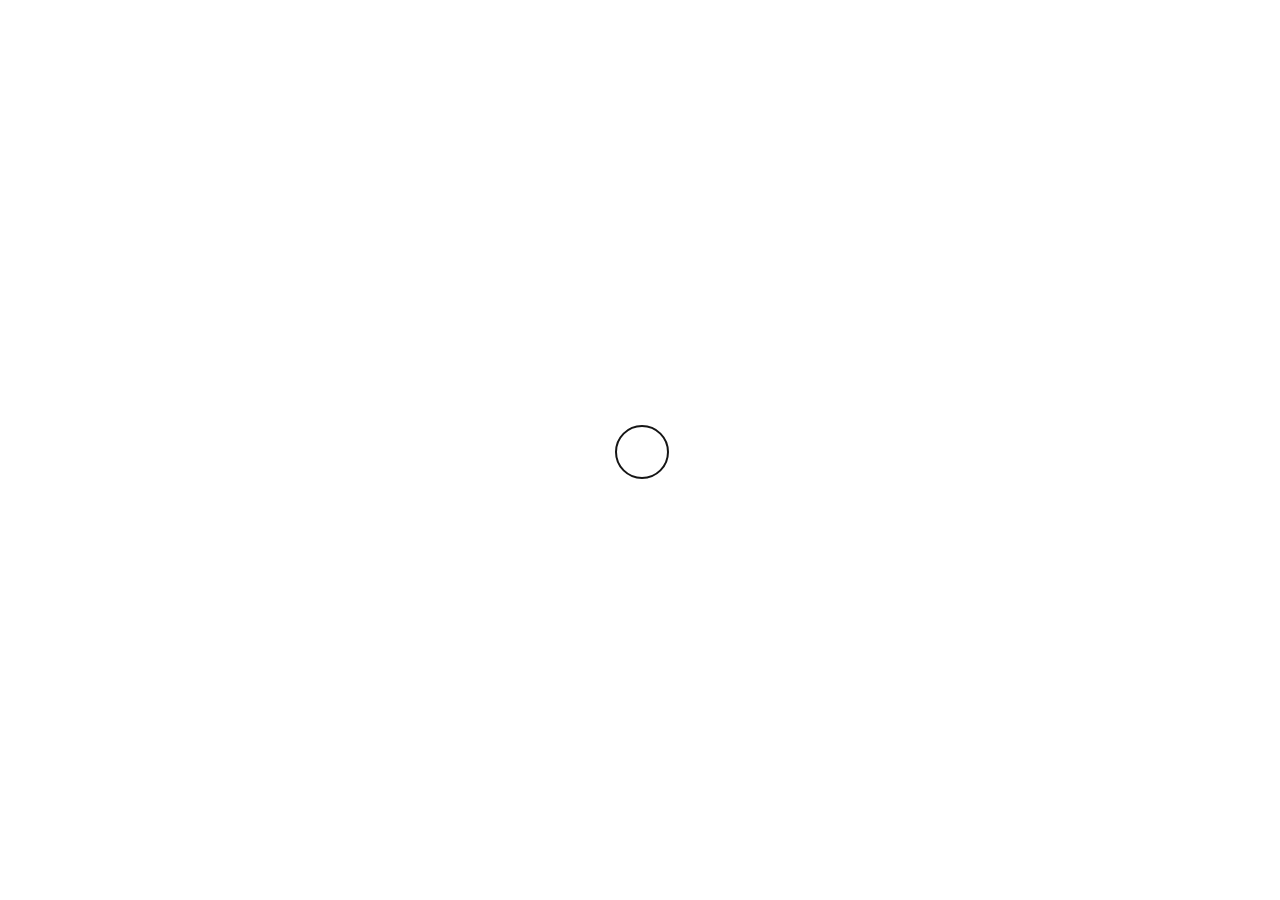
<file: pkey/index.html>
<!DOCTYPE html>
<html>
    <head>
        <meta charset="utf-8">
        <meta name="viewport" content="width=device-width, initial-scale=1.0, maximum-scale=1.0">
        <title>游久紫钥</title>
        <link rel="stylesheet" href="css/style1.css" media="screen" title="no title" charset="utf-8">
        <link rel="stylesheet" href="css/animate.min.css" media="screen" title="no title" charset="utf-8">
        <link href="http://netdna.bootstrapcdn.com/font-awesome/4.5.0/css/font-awesome.min.css" rel="stylesheet">
        <link rel="stylesheet" href="css/swiper-3.3.1.min.css" media="screen" title="no title" charset="utf-8">
    </head>
    <body>
        <!--preloader  -->
        <div class="preloader">
            <div class="ball-scale-ripple">
                <div >

                </div>
            </div>
        </div>
        <!--end  preloader -->

        <!-- background container -->
        <div class="bg-container-slideshow">
            <div class="backstretch">
                <img src="imgs/first_img/bg.jpg" alt="" />
            </div>
        </div>

        <!--  logo-->
        <div class="page-container">
            <!-- home-section -->
                <div class="home-section">
                    <nav class="visible-xs top-nav">
                        <div class="nav-title">

                        </div>
                        <a href="http://www.pkey.cn/#"class="to-left"></a>
                        <span ></span>
                    </nav>
                    <div class="logo">
                        <img src="imgs/first_img/logo.png" alt="logo" /class="animated fadeInDown">
                    </div>
                    <div class="left">
                        <button type="button" name="button" id="btn1">
                            <span class="arrow-wrap-left"><</span><span class="arrow-label-left">更多信息</span>
                        </button>
                    </div>
                    <div class="right">
                        <button type="button" name="button" id="btn2">
                            <span class="arrow-wrap-right">></span><span class="arrow-label-right">联系我们</span>
                        </button>
                    </div>
                    <div class="content-container">
                        <h3 class="small-title"><img src="imgs/first_img/slogan.png" alt="" /></h3>
                        <a href="index_second.html"><button type="button" name="button" class="stargame"data_text="最新游戏">最新游戏</button></a>
                        <div class="guide animated bounceInUp">
                            <img src="imgs/first_img/guide.png" alt=""class="guide" />
                        </div>
                    </div>

                </div>
            <footer>
                <div class="fcenter">
                    <div class="copyLeft">
                        <img src="imgs/first_img/logo.png" alt="" />
                    </div>
                    <div class="copyRight">
                        <span >
                            <img src="imgs/first_img/beian.png" alt="" />
                        </span>
                        <span class="lv"> 沪公网安备 31010402000711号 |</span>
                        <span class="whjy">
                            <img src="imgs/first_img/whjy.png" alt="" />
                        </span>
                        <span class="wen"> 沪网文[2015]0802-202号 | 沪ICP备15039624号-1</span></br>
                        <span class="text">抵制不良游戏 拒绝盗版游戏 注意自我保护 谨防受骗上当 适度游戏益脑 沉迷游戏伤身 合理安排时间 享受健康生活</br>上海紫钥信息技术有限公司 版权所有</span>
                    </div>
                </div>
            </footer>
            <!-- about-section -->
            <div class="about-section">
                <div class="company-desc">
                    <h3 class="key">ABOUT PURPLE KEY</h3>
                    <h2 class="title-with-border">关于，<span class="highlight">游久紫钥</span></h2>
                </div>
                <div class="presentation col-lg-6">
                    <div class="quote-left">
                        公司介绍 COMPANY INFO
                    </p>
                    <p class="quote-game col-lg-6">
                        是游久游戏（股票代码，600652）旗下手游发行公司，全称上海紫钥信息技术有限公司（简称，游久紫钥），成立于2015年，是一家新晋的移动互联网游戏发行商。专注于手游细分市场，致力于提供高品质的移动娱乐产品，
                        能为代理产品提供一站式SDK打包服务，快速对接推广渠道，同时提供覆盖全平台的品牌建设和专业的运营服务。
                    </p>
                    </div>
                    <div class="quote-right col-lg-7">
                        <p class="event">
                            企业事件 EVENT
                        </p>
                        <p class="timechange">
                            2016年 1月正式宣布代理《乌合之众》<br>
                            2015年 11月金莎加盟手游《龙将斩千》开放公测<br>
                            2015年 上海紫钥信息技术有限公司正式成立
                        </p>
                    </div>
                </div>
                <div class="arrow-about">
                    <button type="button" name="button" id="btn3">
                        <span class="arrow-right">></span>
                        <span class="arrow-home">HOME</span>
                    </button>
                </div>
            </div>
                <!--content-section  -->
            <div class="content-section ">
                <div class="swiper-container">
                    <div class="swiper-wrapper">
                        <div class="contant-details swiper-slide">
                            <div class="content-about">
                                <button type="button" name="button" id="btn4">
                                    <span class="about-left"><</span>
                                    <span class="about-home">HOME</span>
                                </button>
                            </div>
                            <div class="all-content col-lg-8">
                                <div class="content-details col-lg-8-title ">
                                    <h3 class="small-title">OUR CONTACT</h3>
                                    <h2 class="title-border col-lg-12">寻找，<span class="highlight">游久紫钥</span>
                                    </h2>
                                </div>
                                <div class="icon-container col-lg-a">
                                    <div class="house col-lg-a">
                                        <div class="home">
                                            <i class="fa fa-home fa-zx"></i>
                                        </div>
                                        <div class="address">
                                            <div class="titleone">
                                                地址
                                            </div>
                                            <div class="desc">
                                                <p>
                                                    上海徐汇区桂林路406号华鑫中心7号楼
                                                </p>
                                            </div>
                                        </div>
                                    </div>
                                    <div class="phone  col-lg-a">
                                        <div class="small-phone">
                                            <i class="fa fa-phone fa-2x"></i>
                                        </div>
                                        <div class="address">
                                            <div class="titletwo">
                                                电话 / 传真
                                            </div>
                                            <div class="desc">
                                                <p>电话：021-61250020</p>
                                                <p>电话：021-61250020</p>
                                            </div>
                                        </div>
                                    </div>
                                    <div class="tact  col-lg-a">
                                        <div class="small-email">
                                            <i class="fa fa-envelope-o fa-2x"></i>
                                        </div>
                                        <div class="address">
                                            <div class="titlethree">
                                                邮箱
                                            </div>
                                            <div class="desc">
                                            <p>商务邮箱：like@u9time.com</p>
                                            </div>
                                        </div>
                                    </div>
                                </div>
                                <a href="send-message"class=" centering-x">
                                    给我们留言</br>
                                    <p class="send-message-one">
                                        <i class="fa fa-angle-down fa-2x"></i>
                                    </p>
                                    <p class="send-message-two">
                                        <i class="fa fa-angle-down fa-2x"></i>
                                    </p>
                                </a>
                            </div>
                        </div>
                        <div class="second-wrapper swiper-slide col-lg-10">
                            <div class="content-about">
                                <button type="button" name="button" id="btn5">
                                    <span class="about-left"><</span>
                                    <span class="about-home">HOME</span>
                                </button>
                            </div>
                            <a href="return-message"class=" centering-y">
                                <p class="return-message-one">
                                    <i class="fa fa-angle-up fa-2x"></i>
                                </p>
                                <p class="return-message-two">
                                    <i class="fa fa-angle-up fa-2x"></i>
                                </p>
                                返回
                            </a>
                            <div class="centering">
                                <h3 class="small-title">SEND MESSAGE</h3>
                                <h2 class="stop  col-lg-12 ">留下，<span class="highlight">点什么</span></h2>
                                  <div class="form-container">
                                    <div class="form-left col-lg-4 ">
                                        <div class="form-row">
                                            <span class="fa fa-user fa-2x"style="font-size:30px;line-height:50px;"></span>
                                            <input type="text" name="name" value=""id="name"placeholder="输入您的名字"class="contact-name dong"></br>
                                        </div>
                                        <div class="form-row">
                                            <span class="fa fa-envelope-o fa-2x"style="font-size:30px;line-height:50px;"></span>
                                            <input type="text" name="name" value=""class="contact-email dong"placeholder="请输入您的邮箱地址">
                                        </div>
                                    </div>
                                    <div class="form-right col-lg-3 ">
                                        <div class="row col-lg-3 ">
                                            <span class="fa fa-pencil-square-o fa-2x"style="font-size:30px"class="special"></span>
                                            <textarea name="name"  class="contact-message dong"placeholder="请输入您的留下的内容"></textarea>
                                        </div>
                                    </div>
                                </div>
                                <div class="save">
                                        <a href="#"><button type="button" name="button" class="savemessage"data_text="SEND MESSAGE">保存</button></a>
                                </div>
                        </div>
                    </div>
                </div>
        </div>
    </div>
        <!--end page container   -->

    </body>

    <script src="js/tween.js" charset="utf-8"></script>
    <script src="js/jquery-1.10.1.min.js" charset="utf-8"></script>
    <script src="js/swiper-3.3.1.min .js" charset="utf-8"></script>
    <script src="js/main.js" charset="utf-8"></script>


</html>
</file>
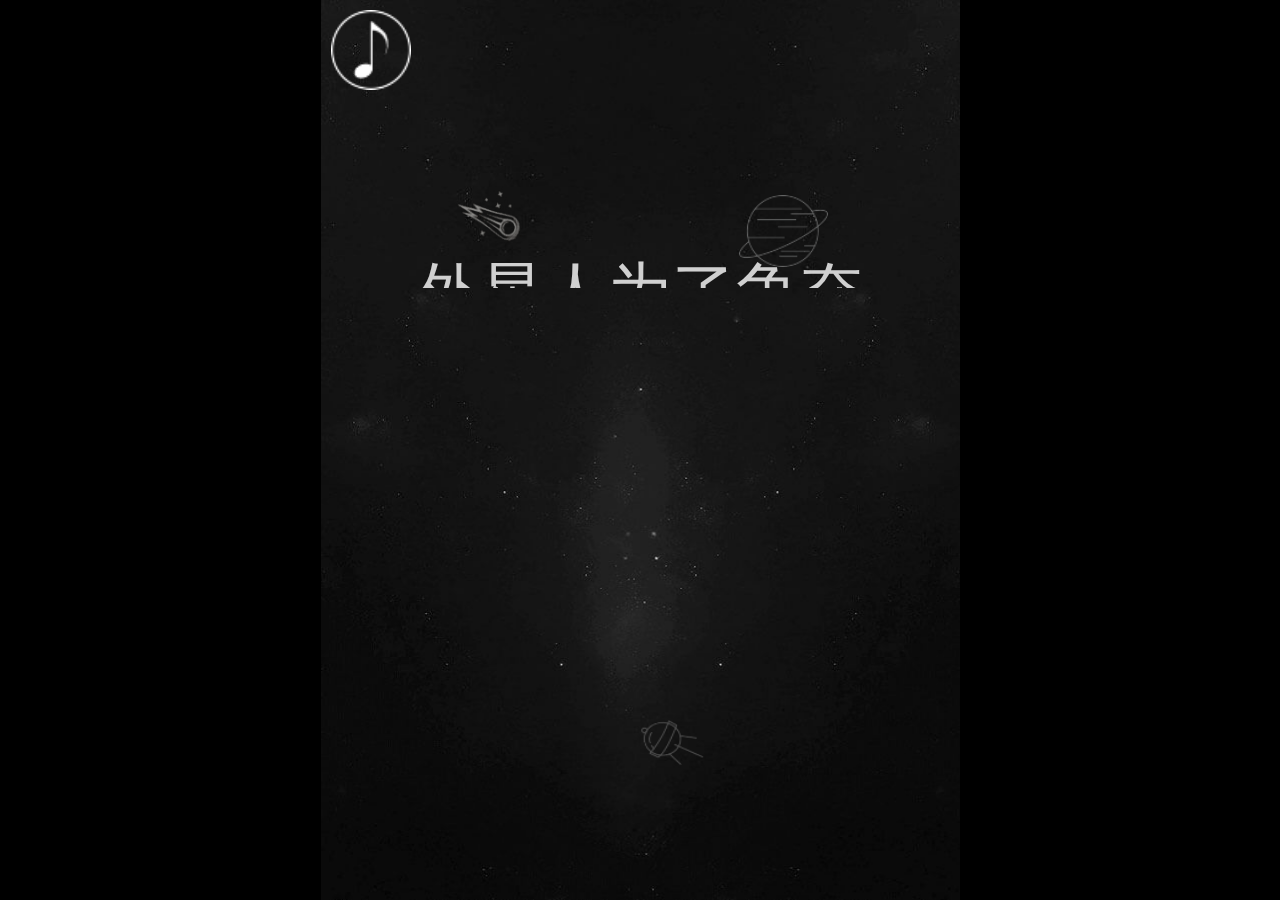
<file: xuzheng/index.html>
<html>
    <head>
        <meta charset="utf-8">
        <meta name="viewport" content="width=device-width, initial-scale=1.0, maximum-scale=1.0, user-scalable=no">
        <title></title>
        <link rel="stylesheet" href="css/reset.css" media="screen" title="no title" charset="utf-8">
        <link rel="stylesheet" href="css/style.css" media="screen" title="no title" charset="utf-8">
        <link rel="stylesheet" href="css/animation.css" media="screen" title="no title" charset="utf-8">
        </style>
        </style>
        <script type="text/javascript">
        (function () {
            var resizeEvent = 'orientationchange'in window ? 'orientationchange' :'resize';
            var rescale = function(){
                document.documentElement.style.fontSize = document.getElementById("all").clientWidth / 320 *20 + 'px';
            }
            window.addEventListener(resizeEvent,rescale,false);
            document.addEventListener('DOMContentLoaded',rescale,false);
        })()
        </script>

    </head>
    <body>
        <div id="all">
            <div id="mus">
                <img src="imgs/music_on.png" alt="" />
                <audio src="music/bgg.mp3" autoplay='autoplay' loop> </audio>
                <audio src="" id="tabmusic" loop autoplay='autoplay'></audio>
            </div>
            <div class="page1">
                <img src="imgs/loading_txt.png" alt="" />
            </div>
            <div class="page2">
                <!-- //四颗星开始的 -->
                <div class="movestart">
                    <img src="imgs/star2.png" alt="" id="page2img1" />
                    <img src="imgs/star4.png" alt="" id="page2img2" />
                    <img src="imgs/star3.png" alt="" id="page2img3" />
                    <img src="imgs/star9.png" alt=""  id="page2img4"/>
                </div>
                <!-- 文字 -->
                <div class="textword">
                    <p>公元9025年</p>
                    <p>外星人为了争夺</p>
                    <p>封印在vivo手机中的神秘能量</p>
                    <p>发起宇宙战乱</p>
                    <p>超人徐峥为了保卫神秘能量</p>
                    <p>带着手机来到浩瀚宇宙中</p>
                    <p>分身成为8个自己</p>
                    <p>分别保卫8块手机碎片</p>
                    <p>消失在太阳系的八大行星中</p>
                    <p>据说找齐徐峥的8个分身</p>
                    <p>就能启动神秘能量保护地球</p>
                    <p>...</p>
                </div>
                <!-- 超人 -->
                <div class="vivomove">
                    <img src="imgs/super_body1.png" alt="" id="yifu"/>
                    <img src="imgs/super_glasses.png" alt="" id="yanjing"/>
                    <img src="imgs/super_head.png" alt="" id="head" />
                </div>
                <!-- 旋转的手机 -->
                <div class="phone">
                    <img src="imgs/phone.png" alt="" />
                </div>
                <!-- 手机拼图 -->
                <div class="phones">
                    <img src="imgs/phone.png" alt="" />
                    <div class="phones1">
                        <img src="imgs/chip1.png" alt="" />
                        <img src="imgs/super_head.png" alt="" />
                    </div>
                    <div class="phones2">
                        <img src="imgs/chip2.png" alt="" />
                        <img src="imgs/super_head.png" alt="" />
                    </div>
                    <div class="phones3">
                        <img src="imgs/chip3.png" alt="" />
                        <img src="imgs/super_head.png" alt="" />
                    </div>
                    <div class="phones4">
                        <img src="imgs/chip4.png" alt="" />
                        <img src="imgs/super_head.png" alt="" />
                    </div>
                    <div class="phones5">
                        <img src="imgs/chip5.png" alt="" />
                        <img src="imgs/super_head.png" alt="" />
                    </div>
                    <div class="phones6">
                        <img src="imgs/chip6.png" alt="" />
                        <img src="imgs/super_head.png" alt="" />
                    </div>
                    <div class="phones7">
                        <img src="imgs/chip7.png" alt="" />
                        <img src="imgs/super_head.png" alt="" />
                    </div>
                    <div class="phones8">
                        <img src="imgs/chip8.png" alt="" />
                        <img src="imgs/super_head.png" alt="" />
                    </div>

                </div>
                <!-- //八个星星 -->
                <div class="starts">
                    <img src="imgs/star4.png" alt="" />
                    <img src="imgs/star5.png" alt="">
                    <img src="imgs/star6.png" alt="">
                    <img src="imgs/star7.png" alt="">
                    <img src="imgs/star8.png" alt="">
                    <img src="imgs/star9.png" alt="">
                    <img src="imgs/star10.png" alt="">
                    <img src="imgs/star11.png" alt="">
                    <div class="btns">
                        <p>找齐徐峥启动能量</p>
                        <img src="imgs/up.png" alt="" />
                    </div>
                </div>
            </div>
            <div class="page3">
                <p class="">第一关&nbsp;&nbsp;&nbsp;水星</p>
                <div class="wrap">
                    <p>    </p>
                    <div class="items">
                        <div class="headimg">
                            <img src="imgs/baobei.png" alt="" />
                        </div>
                        <div class="headimg">
                            <img src="imgs/baobei.png" alt="" />
                        </div>
                        <div class="headimg">
                            <img src="imgs/baobei.png" alt="" />
                        </div>
                        <div class="headimg">
                            <img src="imgs/baobei.png" alt="" />
                        </div>
                    </div>
                </div>

            </div>
            <div class="page4">
                <div id="pass">
                </div>

            </div>
            <div class="page5">
                <div class="page5text">
                    <p>    </p><p>    </p>
                    <p>旺德福</p>
                    <p>你已集齐徐峥分身</p>
                    <p>vivo X5pro碎片开始合体</p>
                    <p>和体中</p>
                    <p>....</p>
                </div>
                <div class="heti">
                    <div class="heti1">
                        <img src="imgs/chip1.png" alt="" />
                        <p>Funtouch OS系统</p>
                    </div>
                    <div class="heti2">
                        <img src="imgs/chip2.png" alt="" />
                        <p>双2.50弧面玻璃</p>
                    </div>
                     <div class="heti3">
                        <img src="imgs/chip3.png" alt="" />
                        <p>知性美颜系统</p>
                    </div>
                    <div class="heti4">
                        <img src="imgs/chip4.png" alt="" />
                        <p>眼球识别加密系统</p>
                    </div>
                    <div class="heti5">
                        <img src="imgs/chip5.png" alt="" />
                        <p>1300万像素镜头</p>
                    </div>
                    <div class="heti6">
                        <img src="imgs/chip6.png" alt="" />
                        <p>Hi-Fi音质播放</p>
                    </div>
                    <div class="heti7">
                        <img src="imgs/chip7.png" alt="" />
                        <p> 八核1.7GHz处理器</p>
                    </div>
                    <div class="heti8">
                        <img src="imgs/chip8.png" alt="" />
                        <p>PDAF快速相位对焦系统</p>
                    </div>
                </div>
                <img src="imgs/star.png" alt="" class="hetiimg1"/>
                <img src="imgs/star1.png" alt="" class="hetiimg2"/>
                <img src="imgs/startdown.png" alt="" class="hetiimg3"/>
                <div class="hetisucc">
                    <img src="imgs/vivo_mobile.png" alt="" />
                    <div class="hetisucc_text">
                        <p>合体成功</p>
                        <p>距离启动神秘力量</p>
                        <p>还差最后一步</p>
                        <p>请点击......</p>
                        <span class="check">开始抽奖</span>
                        <span class="mas">游戏说明</span>
                    </div>
                </div>
            </div>
            <div class="page6">
                <div class="page6all">
                    <div class="text">
                        <h2>找徐峥&nbsp;&nbsp;送VIVO <img src="imgs/game_info_bt.png" alt="" /></h2>
                    </div>
                    <div id="content">
                        <div class="mas">
                            <h4>游戏规则：</h4>
                            <p>1.玩家要在规定时间内，依次从2*2至7*7的方格中找徐峥。点对徐峥，即可过关。</p>
                            <p>2.每找到一个徐峥，得到一个vivo手机“碎片”。集齐8块“碎片”，即获得一次抽奖机会。</p>
                            <p>3.中奖玩家请正确填写信息。信息填写错误或未填写的玩家将被取消中奖资格。</p>
                            <p>4.每个ID只有一次中奖机会。</p>
                            <p>5.恶意刷奖的玩家一经发现将取消抽奖资格。</p>
                            <h4>活动时间：</h4>
                            <p>2015年9月28至10月2日</p>
                            <h4>游戏奖励：</h4>
                            <p>一等奖：vivo X5Pro智能手机 2台</p>
                            <p>二等奖：vivo充电宝 10个</p>
                            <p>三等奖：vivo耳机 20个</p>
                            <p>四等奖：《港囧》电影票20套（每套2张）</p>
                            <p>五等奖：《港囧》主创签名剧照 50张</p>
                            <p>六等奖：vivo官方旗舰店100元代金券 20张</p>
                            <p>注：电影票为格瓦拉兑换券，中奖玩家请自行兑换</p>
                        </div>
                    </div>
                </div>

            </div>
            <!-- 失败 -->
             <div class="page8">
                 <div class="">
                     <img src="imgs/error.png" alt="" />
                     <span class="try"></span>
                     <span class="mas"></span>
                 </div>
            </div>
            <div class="page9">
                <div class="draw">
                    <h2>恭喜你获得</h2>
                    <p>vivo X5pro一台</p>
                    <span class="nameinput">姓名<input type="text"></span>
                    <span class="phoninput">手机号码<input type="text"></span>
                    <strong>提交信息</strong>
                </div>
            </div>
        </div>
    </body>
    <script src="libs/jquery-2.2.3.js" charset="utf-8"></script>
    <script src="libs/iscroll.js" charset="utf-8"></script>
    <script src="js/style.js" charset="utf-8"></script>
</html>
</file>
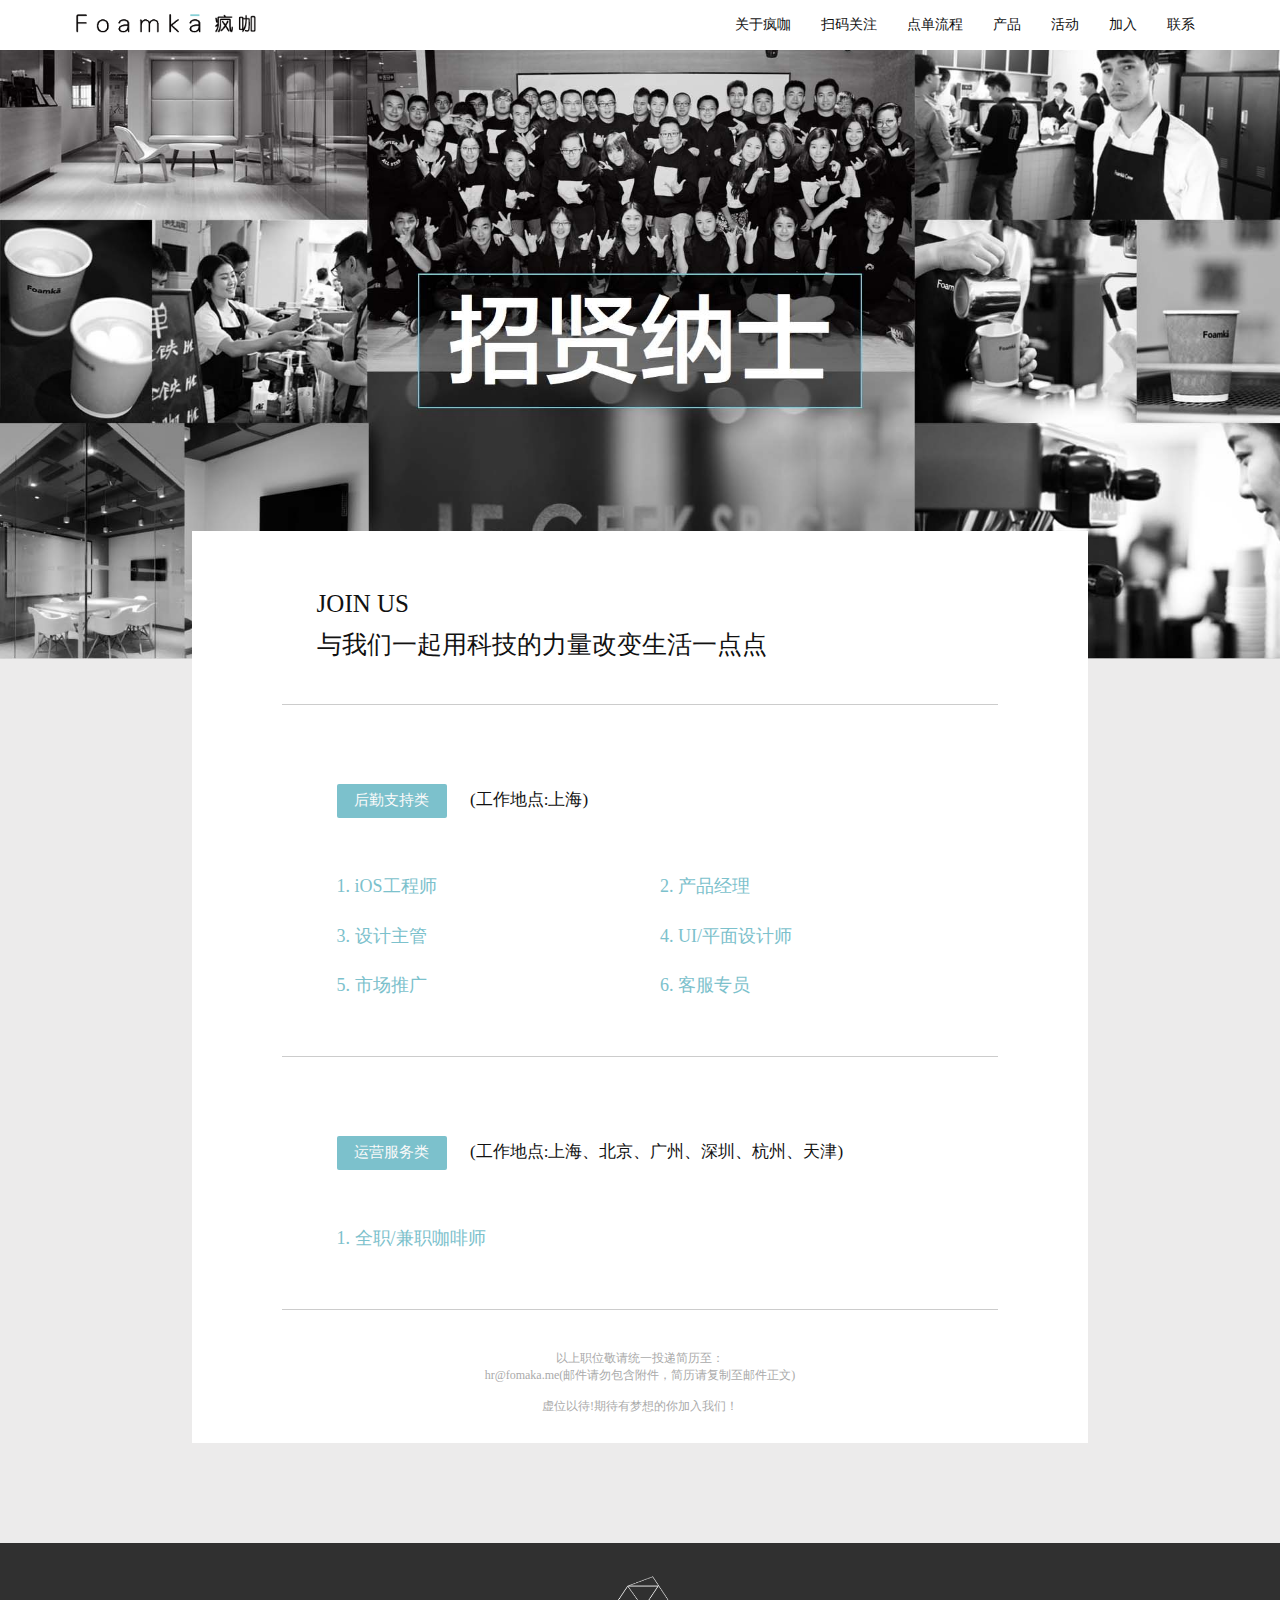
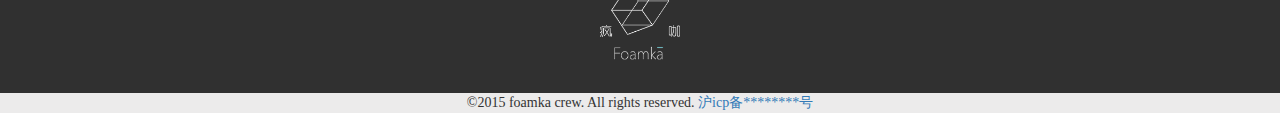
<file: coffee/three-index.html>
<!DOCTYPE html>
<html>
    <head>
        <meta charset="utf-8">
        <title>疯咖主页</title>
        <link rel="icon" href="http://coffee.foamka.me/tpl/simplebootx/Public/images/favicon.ico" type="image/x-icon" />
        <meta charset="utf-8">
        <meta name="name" content="IE=edge,chrom=1">
        <meta name="keywords" content="咖啡速递">
        <meta name="description" content="疯咖网是上海一家线上线下提供上门咖啡服务的公司">
        <meta http-equiv="X-UA-Compatible" content="IE=edge,chrome=1">
        <!--  优先使用 IE最新版本和Chrome-->
        <meta name="renderer" content="webkit">
        <!--360切换对应的极速核-->
        <meta http-equiv="Cache-Control" content="no-siteapp">
        <!--禁止百度转码-->
        <meta name="applicable-device" content="pc">
        <!--百度Pc识别-->
        <meta name="robots" content="all">
        <meta name="copyright" content="咖啡速递">
        <meta name="designer" content="yaodeying">
        <meta name="front-end technicist" content="minchen">
        <link rel="stylesheet" href="css/bootstrap.min.css" media="screen" title="no title" charset="utf-8">
        <link rel="stylesheet" href="css/reset3.css">
        <link rel="stylesheet" href="css/swiper-3.3.1.min.css" media="screen" title="no title" charset="utf-8">
        <link href="http://netdna.bootstrapcdn.com/font-awesome/4.5.0/css/font-awesome.min.css" rel="stylesheet">
    </head>
    <body>
        <header id="navigation" class="navbar-inverse navbar-fixed-top animated-header">
            <div class="container">
                <div class="navbar-header">
                    <button type="button" class="navbar-toggle" data-toggle="collapse" data-target=".navbar-collapse">
                        <span class="sr-only">Toggle navigation</span>
                         <span class="icon-bar"></span>
                         <span class="icon-bar"></span>
                         <span class="icon-bar"></span>
                     </button>
                    <h1>
                         <a href="###"><img src="imgs/logo.png" alt=""></a>
                    </h1>
                </div>
                <nav class="collapse navbar-collapse navbar-right" role="navigation">
                    <ul id="nav" class="nav navbar-nav">
                        <li id="aboutus-nav">
                            <a href="one-index.html">关于疯咖</a>
                        </li>
                        <li id="dcode-nav" class="pos-relative">
                            <a>扫码关注</a>
                            <img class="horizon-center none" src="imgs/dcode.png" alt="">
                        </li>
                         <li id="omanage-nav">
                             <a href="index.php?g=&m=index&a=index#order">点单流程</a>
                         </li>
                         <li id="product-nav">
                             <a href="/index.php?g=&m=index&a=index#section2">产品</a>
                         </li>
                         <li id="activitise-nav">
                             <a href="index.php?g=&amp;m=index&amp;a=index#section6">活动</a>
                         </li>
                        <li id="joinus-nav" class="pos-relative">
                            <a>加入</a>
                            <ul class="drop-down horizon-center none">
                                <a href="/index.php?g=&amp;m=join&amp;a=joinus">加盟合作</a>
                                <a href="/index.php?g=&amp;m=join&amp;a=index">加入我们</a>
                             </ul>
                        </li>
                        <li id="contactus-nav">
                            <a href="index.php?g=&amp;m=index&amp;a=index#section8">联系</a>
                        </li>
                    </ul>
                </nav>
            </div>
        </header>
        <div id="join-us-body">
            <div id="join-us-body-img">
                <div class="pos-relative">
                    <img src="imgs/joinbody.jpg" alt="" /class="w">
                </div>
                <div id="join-us-body-info">
                    <div class="part1 part">
                        <p>
                            JOIN US
                        </p>
                        <h5 class="text-align">
                            与我们一起用科技的力量改变生活一点点
                        </h5>
                    </div>
                    <div class="part2 part">
                        <span class="type-button">
                            后勤支持类
                        </span>
                        <span>
                            (工作地点:上海)
                        </span>
                        <ol class="clearfix">
                            <li class="col-xs-12 col-sm-6">
                                iOS工程师
                            </li>
                            <li class="col-xs-12 col-sm-6">
                                产品经理
                            </li>
                            <li class="col-xs-12 col-sm-6">
                                设计主管
                            </li>
                            <li class="col-xs-12 col-sm-6">
                                UI/平面设计师
                            </li>
                            <li class="col-xs-12 col-sm-6">
                                市场推广
                            </li>
                            <li class="col-xs-12 col-sm-6">客服专员</li>
                        </ol>
                    </div>
                    <div class="part2 part">
                        <span class="type-button">
                            运营服务类
                        </span>
                        <span>
                            (工作地点:上海、北京、广州、深圳、杭州、天津)
                        </span>
                        <ol class="clearfix">
                            <li class="col-xs-12 col-sm-6">全职/兼职咖啡师</li>
                        </ol>
                    </div>
                    <div class="part4 text-center">
                        <p>
                            以上职位敬请统一投递简历至：
                        </p>
                        <p>
                            hr@fomaka.me(邮件请勿包含附件，简历请复制至邮件正文)
                        </p>
                         <h5>
                            虚位以待!期待有梦想的你加入我们！
                        </h5>
                    </div>
                </div>
            </div>
        </div>
    <!-- footer -->
    <footer>
		<div id="footer-part1" class="pos-relative">
			<img src="imgs/fengka.png" alt="" class="center">
		</div>
		<div class="text-center">
			<!-- <span>©2015 foamka crew. All rights reserved. </span>
			<a href="http://www.miitbeian.gov.cn">沪ICP备××××××××号</a> -->
			<span>©2015 foamka crew. All rights reserved.</span>
			<a href="http://www.miitbeian.gov.cn">沪icp备********号</a>
		</div>
	</footer>
    </body>
    <script src="js/jquery-1.10.1.min.js" charset="utf-8"></script>
    <script src="js/bootstrap.min.js" charset="utf-8"></script>
    <script src="js/swiper-3.3.0.min.js" charset="utf-8"></script>
    <script src="js/tween.js" charset="utf-8"></script>
    <script type="text/javascript">
        $(function(){
            $("#dcode-nav").hover(function(){
                $("#dcode-nav img").removeClass("none");
            },function(){
                $("#dcode-nav img").addClass("none");
            });
            $("#joinus-nav").hover(function(){
                $("#joinus-nav>ul").removeClass("none")
            },function(){
                $("#joinus-nav>ul").addClass("none")
            });

        })


    </script>

</html>
</file>
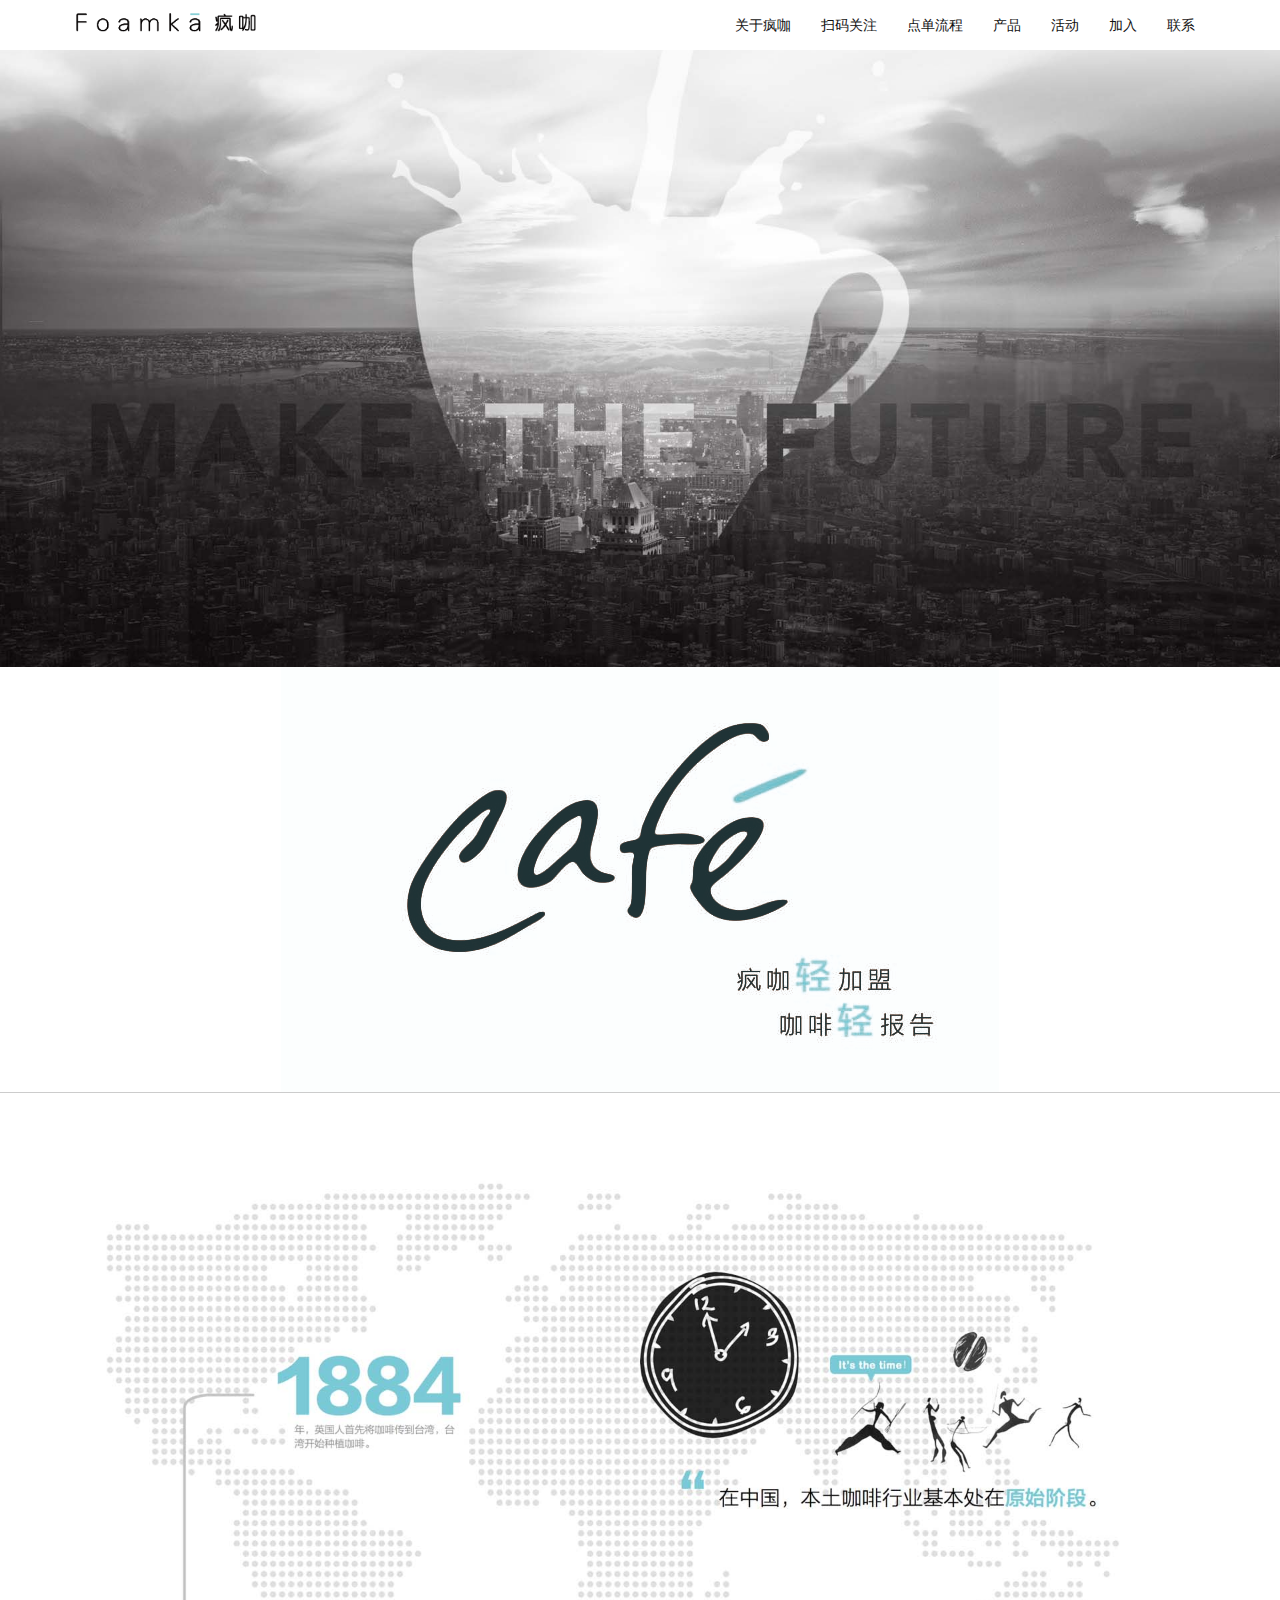
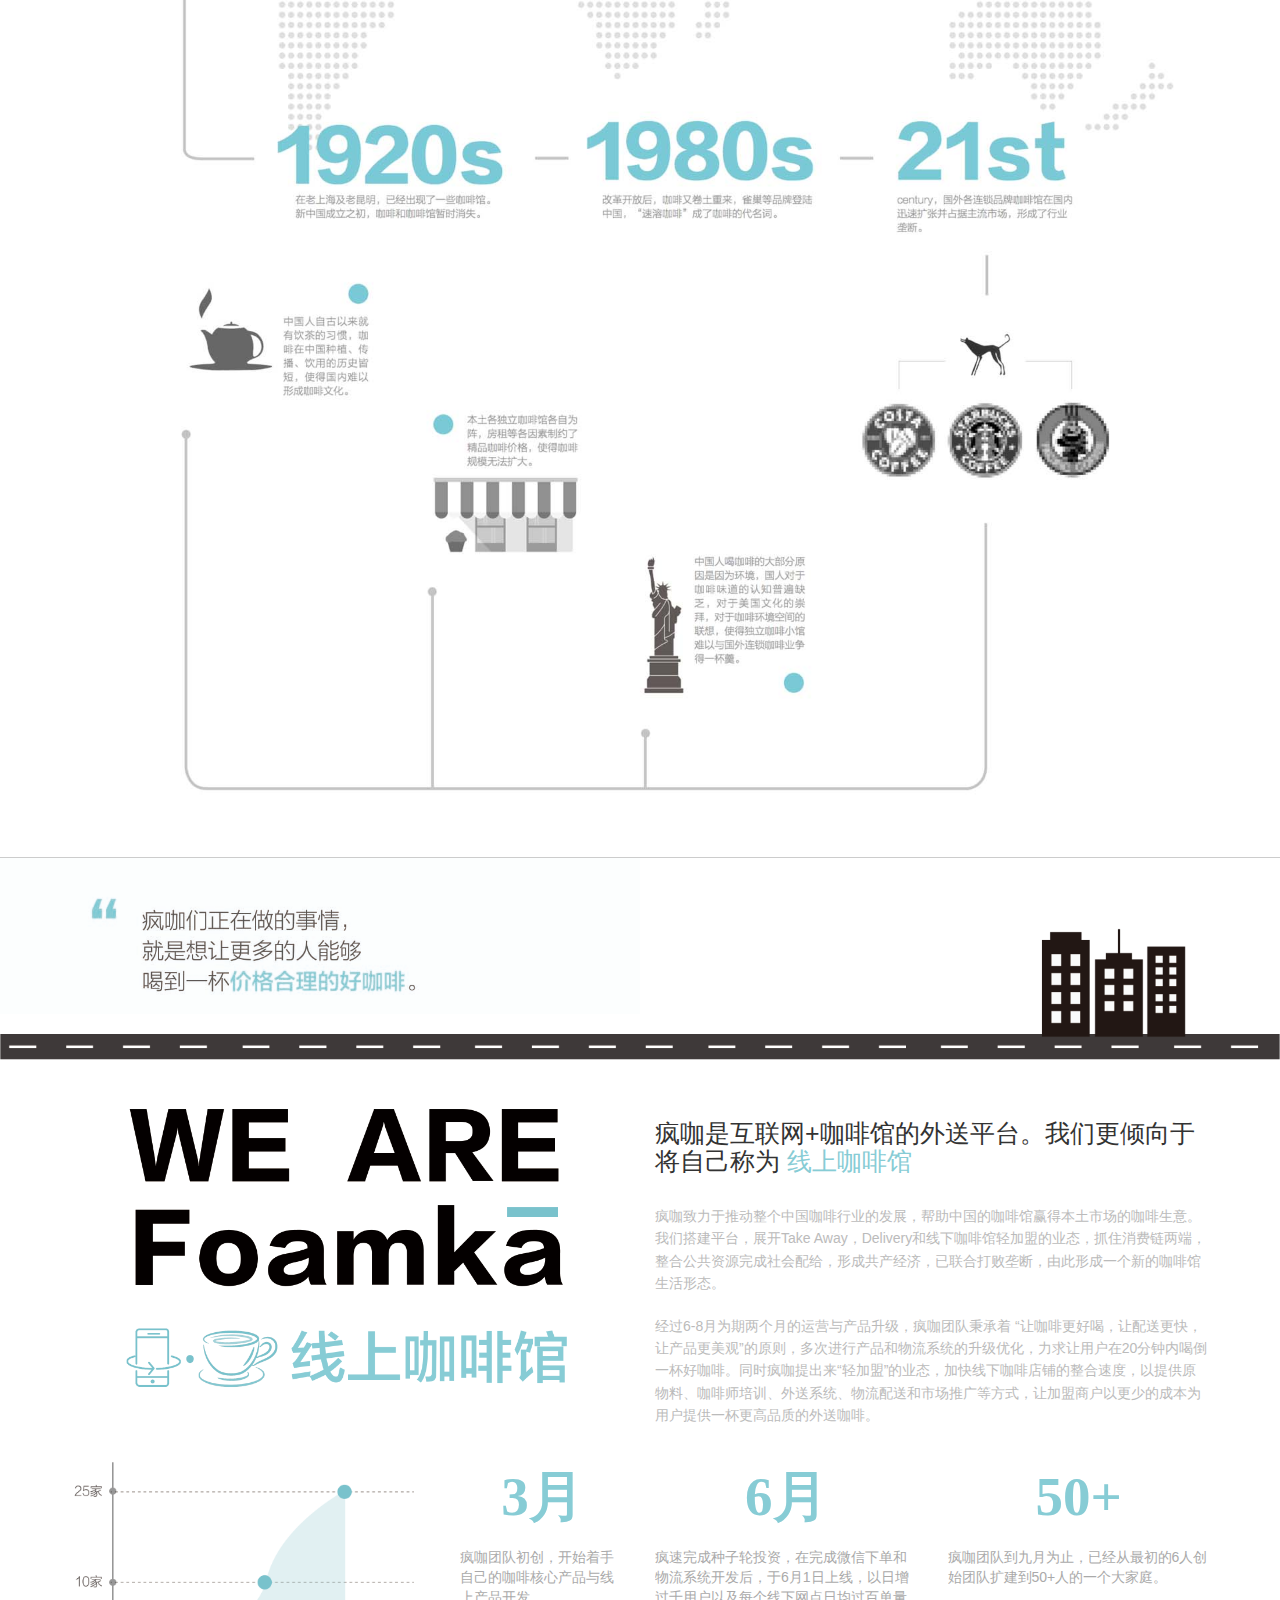
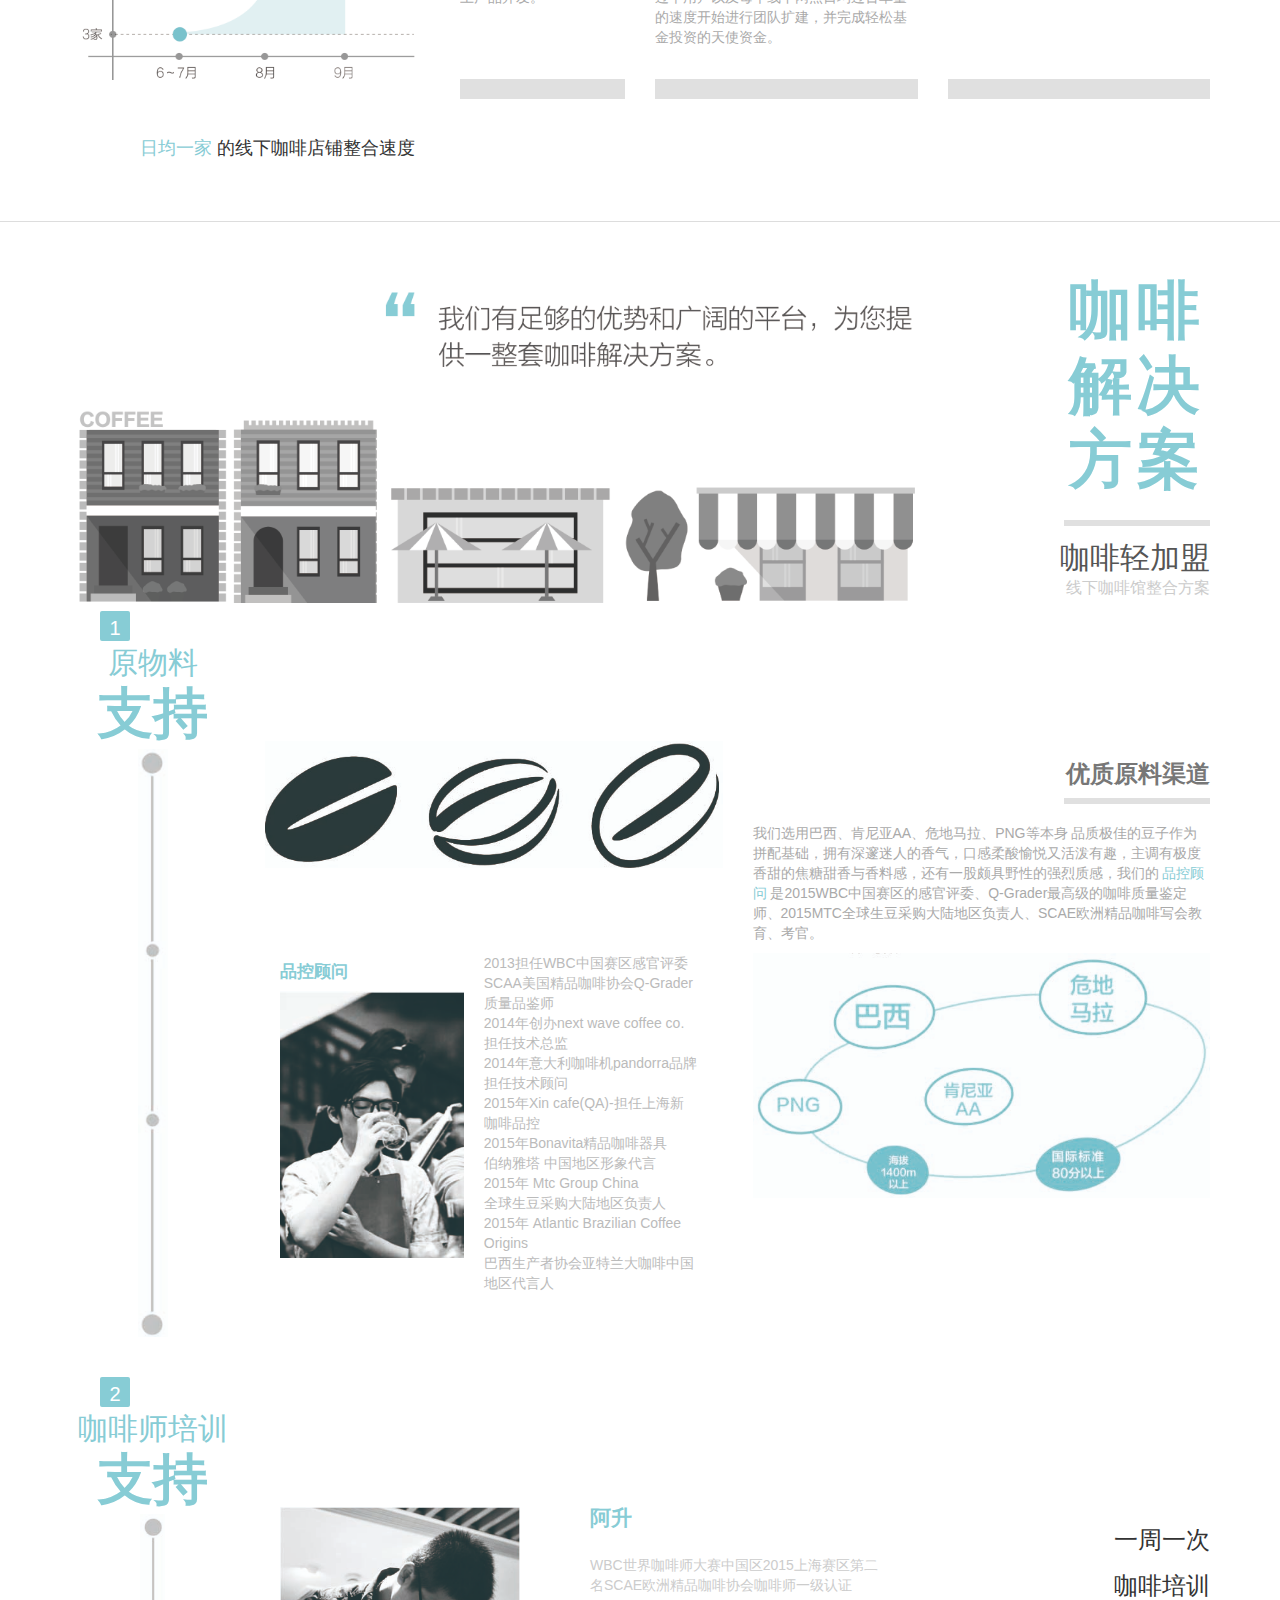
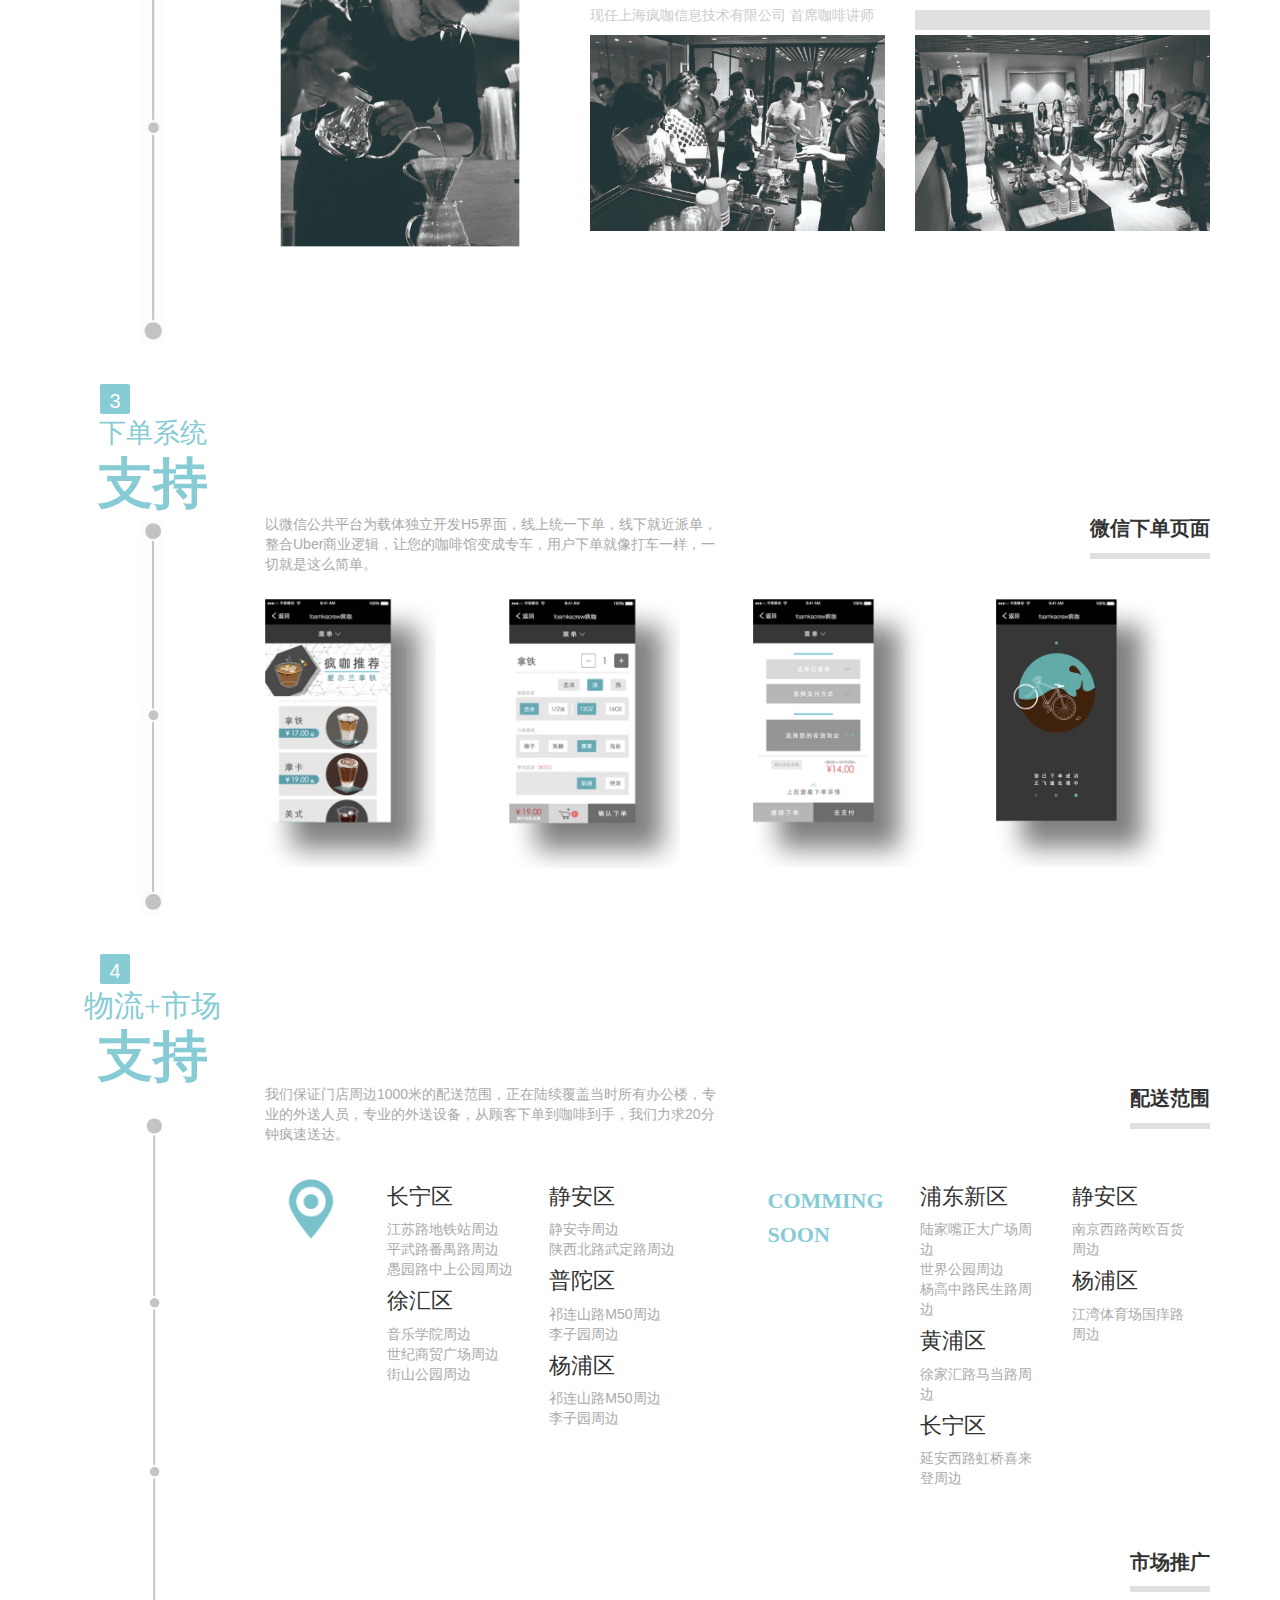
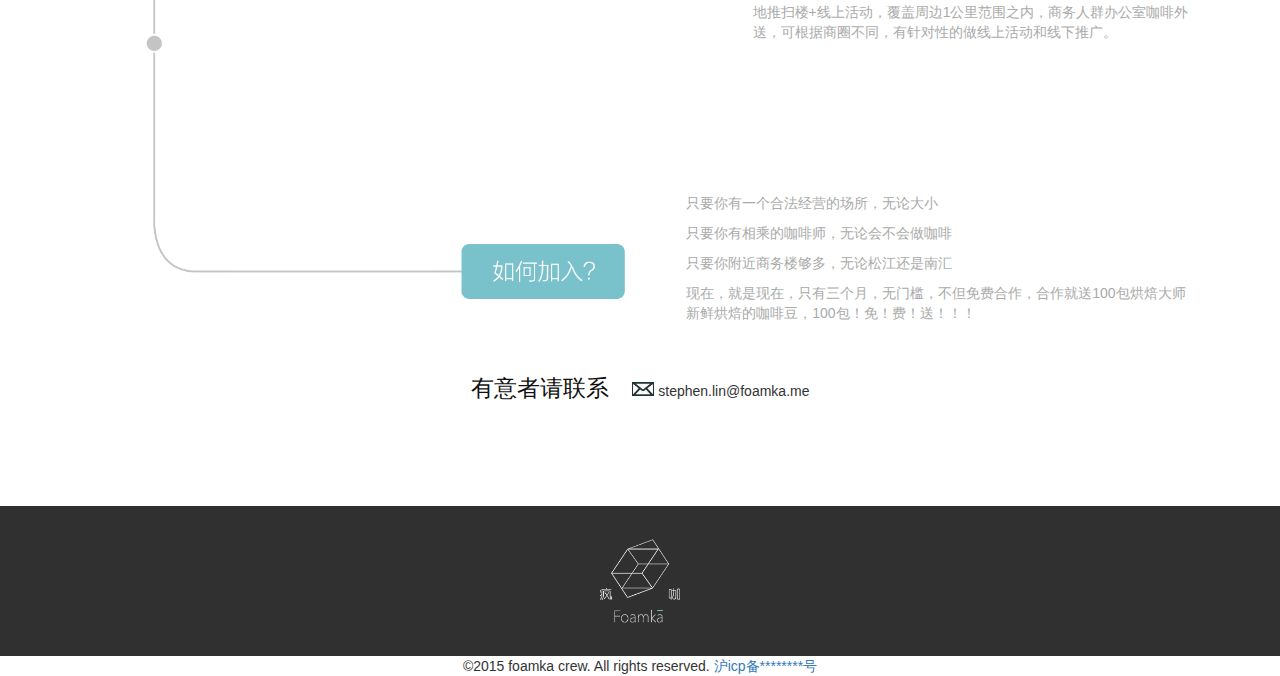
<file: coffee/two-index.html>
<!DOCTYPE html>
<html>
    <head>
        <meta charset="utf-8">
        <title>疯咖主页</title>
        <link rel="icon" href="http://coffee.foamka.me/tpl/simplebootx/Public/images/favicon.ico" type="image/x-icon" />
        <meta charset="utf-8">
        <meta name="name" content="IE=edge,chrom=1">
        <meta name="keywords" content="咖啡速递">
        <meta name="description" content="疯咖网是上海一家线上线下提供上门咖啡服务的公司">
        <meta http-equiv="X-UA-Compatible" content="IE=edge,chrome=1">
        <!--  优先使用 IE最新版本和Chrome-->
        <meta name="renderer" content="webkit">
        <!--360切换对应的极速核-->
        <meta http-equiv="Cache-Control" content="no-siteapp">
        <!--禁止百度转码-->
        <meta name="applicable-device" content="pc">
        <!--百度Pc识别-->
        <meta name="robots" content="all">
        <meta name="copyright" content="咖啡速递">
        <meta name="designer" content="yaodeying">
        <meta name="front-end technicist" content="minchen">
        <link rel="stylesheet" href="css/reset2.css">
        <link rel="stylesheet" href="css/bootstrap.min.css" media="screen" title="no title" charset="utf-8">
        <link rel="stylesheet" href="css/swiper-3.3.1.min.css" media="screen" title="no title" charset="utf-8">
        <link href="http://netdna.bootstrapcdn.com/font-awesome/4.5.0/css/font-awesome.min.css" rel="stylesheet">
    </head>
    <body>
        <header id="navigation" class="navbar-inverse navbar-fixed-top animated-header">
            <div class="container">
                <div class="navbar-header">
                    <button type="button" class="navbar-toggle" data-toggle="collapse" data-target=".navbar-collapse">
                        <span class="sr-only">Toggle navigation</span>
                         <span class="icon-bar"></span>
                         <span class="icon-bar"></span>
                         <span class="icon-bar"></span>
                     </button>
                    <h1>
                         <a href="###"><img src="imgs/logo.png" alt=""></a>
                    </h1>
                </div>
                <nav class="collapse navbar-collapse navbar-right" role="navigation">
                    <ul id="nav" class="nav navbar-nav">
                        <li id="aboutus-nav">
                            <a href="one-index.html">关于疯咖</a>
                        </li>
                        <li id="dcode-nav" class="pos-relative">
                            <a>扫码关注</a>
                            <img class="horizon-center none" src="imgs/dcode.png" alt="">
                        </li>
                         <li id="omanage-nav">
                             <a href="index.php?g=&m=index&a=index#order">点单流程</a>
                         </li>
                         <li id="product-nav">
                             <a href="/index.php?g=&m=index&a=index#section2">产品</a>
                         </li>
                         <li id="activitise-nav">
                             <a href="index.php?g=&amp;m=index&amp;a=index#section6">活动</a>
                         </li>
                        <li id="joinus-nav" class="pos-relative">
                            <a>加入</a>
                            <ul class="drop-down horizon-center none">
                                <a href="/index.php?g=&amp;m=join&amp;a=joinus">加盟合作</a>
                                <a href="/index.php?g=&amp;m=join&amp;a=index">加入我们</a>
                             </ul>
                        </li>
                        <li id="contactus-nav">
                            <a href="index.php?g=&amp;m=index&amp;a=index#section8">联系</a>
                        </li>
                    </ul>
                </nav>
            </div>
        </header>
        <div class="join-us-section">
            <div class="join-us-section">
                <div >
                    <img src="imgs/coffe.jpg" alt="" /class="w">
                </div>
            </div>
            <div class="text-center second">
                <img src="imgs/joincafe.jpg" alt="" />
            </div>
            <div class="join-history">
                <img src="imgs/history.jpg" alt="" /class="w">
            </div>
            <div class="bt-1px">
                <img src="imgs/join1.jpg" alt="" /class="col-5">
                <img src="imgs/street.png" alt="" / class="w">
            </div>
            <div id="join-section-body">
                <div class="container">
                    <div class="row">
                        <div id="join-ourinfo"class="col-lg-6 col-md-6 col-sm-6 col-xs-12 text-center">
                            <img src="imgs/foamka.png" alt="" />
                        </div>
                        <div class="col-lg-6 col-md-6 col-sm-6 col-xs-12">
                            <h4>疯咖是互联网+咖啡馆的外送平台。我们更倾向于将自己称为
                                <span class="text-special">线上咖啡馆</span>
                            </h4>
                            <p>
                                疯咖致力于推动整个中国咖啡行业的发展，帮助中国的咖啡馆赢得本土市场的咖啡生意。我们搭建平台，展开Take Away，Delivery和线下咖啡馆轻加盟的业态，抓住消费链两端，整合公共资源完成社会配给，形成共产经济，已联合打败垄断，由此形成一个新的咖啡馆生活形态。
                            </p>
                            <p>
                                经过6-8月为期两个月的运营与产品升级，疯咖团队秉承着 “让咖啡更好喝，让配送更快，让产品更美观”的原则，多次进行产品和物流系统的升级优化，力求让用户在20分钟内喝倒一杯好咖啡。同时疯咖提出来“轻加盟”的业态，加快线下咖啡店铺的整合速度，以提供原物料、咖啡师培训、外送系统、物流配送和市场推广等方式，让加盟商户以更少的成本为用户提供一杯更高品质的外送咖啡。
	                	    </p>
                        </div>
                    </div>
                    <div class="row">
                        <div id="integrate-data" class="col-lg-4 col-md-4 col-sm-8 col-xs-8">
                            <dl>
                                <dt>
                                    <img src="imgs/integrate.png" alt="">
                                </dt>
                                <dd>
                                    <span class="text-special">
                                        日均一家
    	             	  		    </span>
                                    的线下咖啡店铺整合速度
	             	  			</dd>
                            </dl>
                        </div>
                        <div class="integrate-data-info col-lg-2 col-md-2 col-sm-4 col-xs-4">
                            <h1>3月</h1>
                            <p>疯咖团队初创，开始着手自己的咖啡核心产品与线上产品开发。</p>
                            <span class="base-line"></span>
                        </div>
                        <div class="integrate-data-info col-lg-3 col-md-3 col-sm-6 col-xs-6">
                            <h1>6月</h1>
                            <p>疯速完成种子轮投资，在完成微信下单和物流系统开发后，于6月1日上线，以日增过千用户以及每个线下网点日均过百单量的速度开始进行团队扩建，并完成轻松基金投资的天使资金。</p>
                            <span class="base-line"></span>
                        </div>
                        <div class="integrate-data-info col-lg-3 col-md-3 col-sm-6 col-xs-6">
                            <h1>50+</h1>
                            <p>疯咖团队到九月为止，已经从最初的6人创始团队扩建到50+人的一个大家庭。</p>
                            <span class="base-line"></span>
                        </div>
                    </div>
                </div>
            </div>
        </div>
        <div id="coffe-solution">
            <div id="coffee-solution-head"class="container">
                <div class="row">
                    <div class="col-sm-9 col-xs-12">
                        <img src="imgs/coffeesolution.png" alt="" /class="w">
                    </div>
                    <div id="coffee-solution-title" class="text-right col-sm-3 col-xs-12">
                        <h1>咖啡</h1>
                        <h1>解决</h1>
                        <h1>方案</h1>
                        <span class="base-line"></span>
                        <h4>咖啡轻加盟</h4>
                        <p>线下咖啡馆整合方案</p>
                    </div>
                </div>
            </div>
        </div>
        <div id="coffee-solution-body">
            <div class="part1 container part">
                <div class="row">
                    <div class="coffe-solution-side col-md-2 col-sm-3 col-xs-4 text-center">
                        <span class="solution-step">							1
    					</span>
                        <h3>原物料</h3>
                        <h1>支持</h1>
                        <img style="width:30px;margin-top:-11px;" src="imgs/stepline.jpg" alt=""class="line">
                    </div>
                    <div id="step1-body" class="step-body col-md-10 col-sm-9 col-xs-8">
                        <div class="row">
                            <div class="col-md-6 col-xs-12">
                                <img class="w" src="imgs/msupport.jpg" alt="">
                            </div>
                            <div id="msupport-body" class="col-md-6 col-xs-12">
                                <h3>优质原料渠道</h3>
                                <span class="base-line"></span>
                                <p class="cb">我们选用巴西、肯尼亚AA、危地马拉、PNG等本身 品质极佳的豆子作为拼配基础，拥有深邃迷人的香气，口感柔酸愉悦又活泼有趣，主调有极度香甜的焦糖甜香与香料感，还有一股颇具野性的强烈质感，我们的
                                    <span class="text-special">品控顾问</span>
                                    是2015WBC中国赛区的感官评委、Q-Grader最高级的咖啡质量鉴定师、2015MTC全球生豆采购大陆地区负责人、SCAE欧洲精品咖啡写会教育、考官。
                                </p>
                            </div>
                        </div>
                        <div class="row">
                            <div class="col-md-6 col-xs-12">
                                <div id="counselor-body" class="row">
                                    <div id="counselor-body" class="col-sm-6">
                                        <h5>品控顾问</h5>
                                        <img class="w col-sm-12 col-xs-7" src="imgs/counselor.jpg" alt="">
                                    </div>
                                    <div id="counselor-body-info" class="col-sm-6">
                                        <p>2013担任WBC中国赛区感官评委</p>
                                        <p>SCAA美国精品咖啡协会Q-Grader质量品鉴师</p>
                                        <p>2014年创办next wave coffee co. 担任技术总监</p>
                                        <p>2014年意大利咖啡机pandorra品牌 担任技术顾问</p>
                                        <p>2015年Xin cafe(QA)-担任上海新咖啡品控</p>
                                        <p>2015年Bonavita精品咖啡器具</p>
                                        <p>伯纳雅塔 中国地区形象代言</p>
                                        <p>2015年 Mtc Group China</p>
                                        <p>全球生豆采购大陆地区负责人</p>
                                        <p>2015年 Atlantic Brazilian Coffee Origins</p>
                                        <p>巴西生产者协会亚特兰大咖啡中国地区代言人</p>
                                    </div>
                                </div>
                            </div>
                        <div id="counselor-area" class="col-md-6 col-xs-12">
                            <img class="w" src="imgs/counselorarea.jpg" alt=""class="line">
                        </div>
                    </div>
                 </div>
            </div>
        </div>
        <div class="part2 container part">
            <div class="row">
                 <div class="coffe-solution-side col-md-2 col-sm-3 col-xs-4 text-center">
                    <span class="solution-step">
                            2
                    </span>
                    <h3>咖啡师培训</h3>
                     <h1>支持</h1>
                     <img style="width:25px;margin-top:-11px;" src="imgs/stepline2.jpg" alt="">
                  </div>
                  <div id="step2-body" class="step-body col-md-10 col-sm-9 col-xs-8">
                        <div class="row">
                            <div class="col-sm-4 col-xs-12">
                                <img class="w col-lg-11 col-sm-12 col-xs-9" src="imgs/coffeeman.jpg" alt="">
                            </div>
                            <div id="ossupport-body" class="col-sm-8 col-xs-12">
                                <div class="row">
                                    <div id="ossupport-body-info" class="col-xs-6">
                                        <h3>阿升</h3>
                                         <p>WBC世界咖啡师大赛中国区2015上海赛区第二名SCAE欧洲精品咖啡协会咖啡师一级认证</p> <span>现任上海疯咖信息技术有限公司</span> <span>首席咖啡讲师</span>
                                    </div>
                                    <div class="col-xs-6 text-right">
                                        <h3>一周一次</h3>
                                        <h3>咖啡培训</h3>
                                        <span class="base-line"></span>
                                    </div>
                                </div>
                                <div id="ossupport-body-img" class="hidden-sm row">
                                    <div class="col-sm-6 col-xs-12">
                                        <img class="w" src="imgs/coffeetrain1.jpg" alt="">
                                    </div>
                                    <div class="col-sm-6 col-xs-12">
                                        <img class="w" src="imgs/coffeetrain2.jpg" alt="">
                                    </div>
                                </div>
                            </div>
                        </div>
                        <div id="ossupport-body-img" class="row visible-sm">
                            <div class="col-sm-6 col-xs-12">
                                <img class="w" src="imgs/coffeetrain1.jpg" alt="">
                            </div>
                            <div class="col-sm-6 col-xs-12">
                                <img class="w" src="imgs/coffeetrain2.jpg" alt="">
                            </div>
                        </div>
                    </div>
                </div>
            </div>
            <div class="part3 container part">
                <div class="row">
                    <div class="coffe-solution-side col-md-2 col-sm-3 col-xs-4 text-center">
                        <span class="solution-step">3</span>
                        <h3>下单系统</h3>
                        <h1>支持</h1>
                        <img style="width:23px;margin-top:-11px;"src="imgs/stepline1.jpg" alt="" />
                    </div>
                    <div id="step3-body"class="step-body col-md-10 col-sm-9 col-xs-8">
                        <div class="row">
                            <div class="col-sm-6 col-xs-6">
                                以微信公共平台为载体独立开发H5界面，线上统一下单，线下就近派单，整合Uber商业逻辑，让您的咖啡馆变成专车，用户下单就像打车一样，一切就是这么简单。
                            </div>
                            <div class="col-sm-6 col-xs-6 ">
                                <span class="base-line-head">
                                    微信下单页面
                                </span>
                            </div>
                        </div>
                        <div class="row">
                            <div class="col-lg-3 col-md-3 col-sm-6 col-xs-12">
                                <dl>
                                    <dt>
                                        <img src="imgs/order1.jpg" alt="" /class="order-manage">
                                    </dt>
                                    <dd>
                                        <!--  <span class="font-label">1</span> <span>选择您喜爱的咖啡</span> -->
                                    </dd>
                                </dl>
                            </div>
                            <div class="col-lg-3 col-md-3 col-sm-6 col-xs-12">
                                <dl>
                                    <dt>
                                        <img src="imgs/order2.jpg" alt="" /class="order-manage">
                                    </dt>
                                    <dd>
                                        <!--  <span class="font-label">1</span> <span>选择您喜爱的咖啡</span> -->
                                    </dd>
                                </dl>
                            </div>
                            <div class="col-lg-3 col-md-3 col-sm-6 col-xs-12">
                                <dl>
                                    <dt>
                                        <img src="imgs/order3.jpg" alt="" /class="order-manage">
                                    </dt>
                                    <dd>
                                        <!--  <span class="font-label">1</span> <span>选择您喜爱的咖啡</span> -->
                                    </dd>
                                </dl>
                            </div>
                            <div class="col-lg-3 col-md-3 col-sm-6 col-xs-12">
                                <dl>
                                    <dt>
                                        <img src="imgs/order4.jpg" alt="" /class="order-manage">
                                    </dt>
                                    <dd>
                                        <!--  <span class="font-label">1</span> <span>选择您喜爱的咖啡</span> -->
                                    </dd>
                                </dl>
                            </div>
                        </div>
                    </div>
                </div>
            </div>
            <div class="part4 container part">
                <div class="row">
                    <div class="coffe-solution-side col-md-2 col-sm-3 col-xs-4 text-center">
                        <span class="solution-step">
                            4
                        </span>
                        <h3>物流+市场</h3>
                        <h1>支持</h1>
                        <img src="imgs/joinusimg.png" alt="" /id="jion-img"style="width:540px;">
                    </div>

                <div id="step4-body" class="step-body col-md-10 col-sm-9 col-xs-8">
                    <div class="row">
                        <div class="col-sm-6 col-xs-6 text-midlight">								我们保证门店周边1000米的配送范围，正在陆续覆盖当时所有办公楼，专业的外送人员，专业的外送设备，从顾客下单到咖啡到手，我们力求20分钟疯速送达。
						</div>
                        <div class="col-sm-6 col-xs-6">
                            <span class="base-line-head">配送范围</span>
                        </div>
                     </div>
                     <div class="row" id="area">
                        <div class="col-md-6 col-sm-12 col-xs-12">
                            <div class="row">
                                <div class="col-sm-3 col-xs-10 text-center">
                                    <img id="location-img" src="imgs/location.png" alt="">
                                </div>
                                <div class="col-xs-6 col-sm-4 location-list">
                                    <ul>
                                        <h3>长宁区</h3>
                                        <li>
                                            江苏路地铁站周边
                                        </li>
                                        <li>
                                            平武路番禺路周边
                                        </li>
                                        <li>
                                            愚园路中上公园周边
                                        </li>
                                    </ul>
                                    <ul>
                                        <h3>徐汇区</h3>
                                        <li>
                                            音乐学院周边
                                        </li>
                                        <li>
                                            世纪商贸广场周边
                                        </li>
                                        <li>
                                            街山公园周边
                                        </li>
                                    </ul>
                                </div>
                                <div class="col-sm-4 col-xs-6 location-list"> <ul>
                                    <h3>静安区</h3>
                                    <li>
                                        静安寺周边
                                    </li>
                                    <li>陕西北路武定路周边</li>
                                </ul>
                                <ul>
                                    <h3>普陀区</h3>
                                    <li>
                                        祁连山路M50周边
                                    </li>
                                    <li>
                                        李子园周边
                                    </li>
                                </ul>
                                <ul>
                                    <h3>杨浦区</h3>
                                    <li>
                                        祁连山路M50周边
                                    </li>
                                    <li>
                                        李子园周边
                                    </li>
                                </ul>
                            </div>
                        </div>
                    </div>
                    <div class="col-lg-6 col-md-6 col-sm-12 col-xs-12">
                        <div id="location-list-head" class="col-xs-8 col-sm-3 col-md-4">
                            <h4>COMMING</h4>
                             <h4>SOON</h4>
                          </div>
                           <div class="col-sm-4 col-xs-6 location-list">
                                <ul>
                                    <h3>浦东新区</h3>
                                    <li>
                                        陆家嘴正大广场周边
                                    </li>
                                    <li>
                                        世界公园周边
                                    </li>
                                    <li>
                                        杨高中路民生路周边
                                    </li>
                                </ul>
                                <ul>
                                    <h3>黄浦区</h3>
                                    <li>徐家汇路马当路周边</li>
                                </ul>
                                <ul>
                                    <h3>长宁区</h3>
                                    <li>
                                        延安西路虹桥喜来登周边
                                    </li>
                                </ul>
                            </div>
                            <div class="col-sm-4 col-xs-6 location-list">
                                <ul>
                                    <h3>静安区</h3>
                                    <li>
                                        南京西路苪欧百货周边
                                    </li>
                                </ul>
                                <ul>
                                    <h3>杨浦区</h3>
                                    <li>江湾体育场国痒路周边</li>
                                </ul>
                            </div>
                        </div>
                    </div>
                    <div id="order-request" class="row">
                        <div class="col-sm-6">
                        </div>
                        <div class="col-sm-6">
                            <div class="base-line-head mb-10">
                                市场推广
                            </div>
                            <p class="cr text-midlight">
                                地推扫楼+线上活动，覆盖周边1公里范围之内，商务人群办公室咖啡外送，可根据商圈不同，有针对性的做线上活动和线下推广。
                            </p>
                        </div>
                     </div>
                     <div class="row">
                         <div class="col-sm-5">

                         </div>
                        <div id="how-join" class="col-sm-7">
                            <div class="row">
                                <div class="col-sm-12 col-md-3">
                                    <button class="none">如何加入？</button> </div>
                                    <div class="col-sm-12 clearfix">
                                        <div class="fl col-md-12 text">
                                            <p>
                                                只要你有一个合法经营的场所，无论大小
                                            </p>
                                            <p>
                                                只要你有相乘的咖啡师，无论会不会做咖啡
                                            </p>
                                            <p>
                                                只要你附近商务楼够多，无论松江还是南汇
                                            </p>
                                            <p>
                                                现在，就是现在，只有三个月，无门槛，不但免费合作，合作就送100包烘焙大师新鲜烘焙的咖啡豆，100包！免！费！送！！！
                                            </p>
                                        </div>
                                    </div>
                                </div>
                            </div>
                        </div>
                    </div>
                </div>
            </div>
        </div>
        <div id="join-contact">
            <span>有意者请联系</span>
             <img src="imgs/joinmail.jpg" alt=""> <span>stephen.lin@foamka.me</span> </div>
    <!-- footer -->
    <footer>
		<div id="footer-part1" class="pos-relative">
			<img src="imgs/fengka.png" alt="" class="center">
		</div>
		<div class="text-center">
			<!-- <span>©2015 foamka crew. All rights reserved. </span>
			<a href="http://www.miitbeian.gov.cn">沪ICP备××××××××号</a> -->
			<span>©2015 foamka crew. All rights reserved.</span>
			<a href="http://www.miitbeian.gov.cn">沪icp备********号</a>
		</div>
	</footer>
    </body>
    <script src="js/jquery-1.10.1.min.js" charset="utf-8"></script>
    <script src="js/bootstrap.min.js" charset="utf-8"></script>
    <script src="js/swiper-3.3.0.min.js" charset="utf-8"></script>
    <script src="js/tween.js" charset="utf-8"></script>
    <script type="text/javascript">
        $(function(){
            $("#dcode-nav").hover(function(){
                $("#dcode-nav img").removeClass("none");
            },function(){
                $("#dcode-nav img").addClass("none");
            });
            $("#joinus-nav").hover(function(){
                $("#joinus-nav>ul").removeClass("none")
            },function(){
                $("#joinus-nav>ul").addClass("none")
            });






    })


    </script>

</html>
</file>
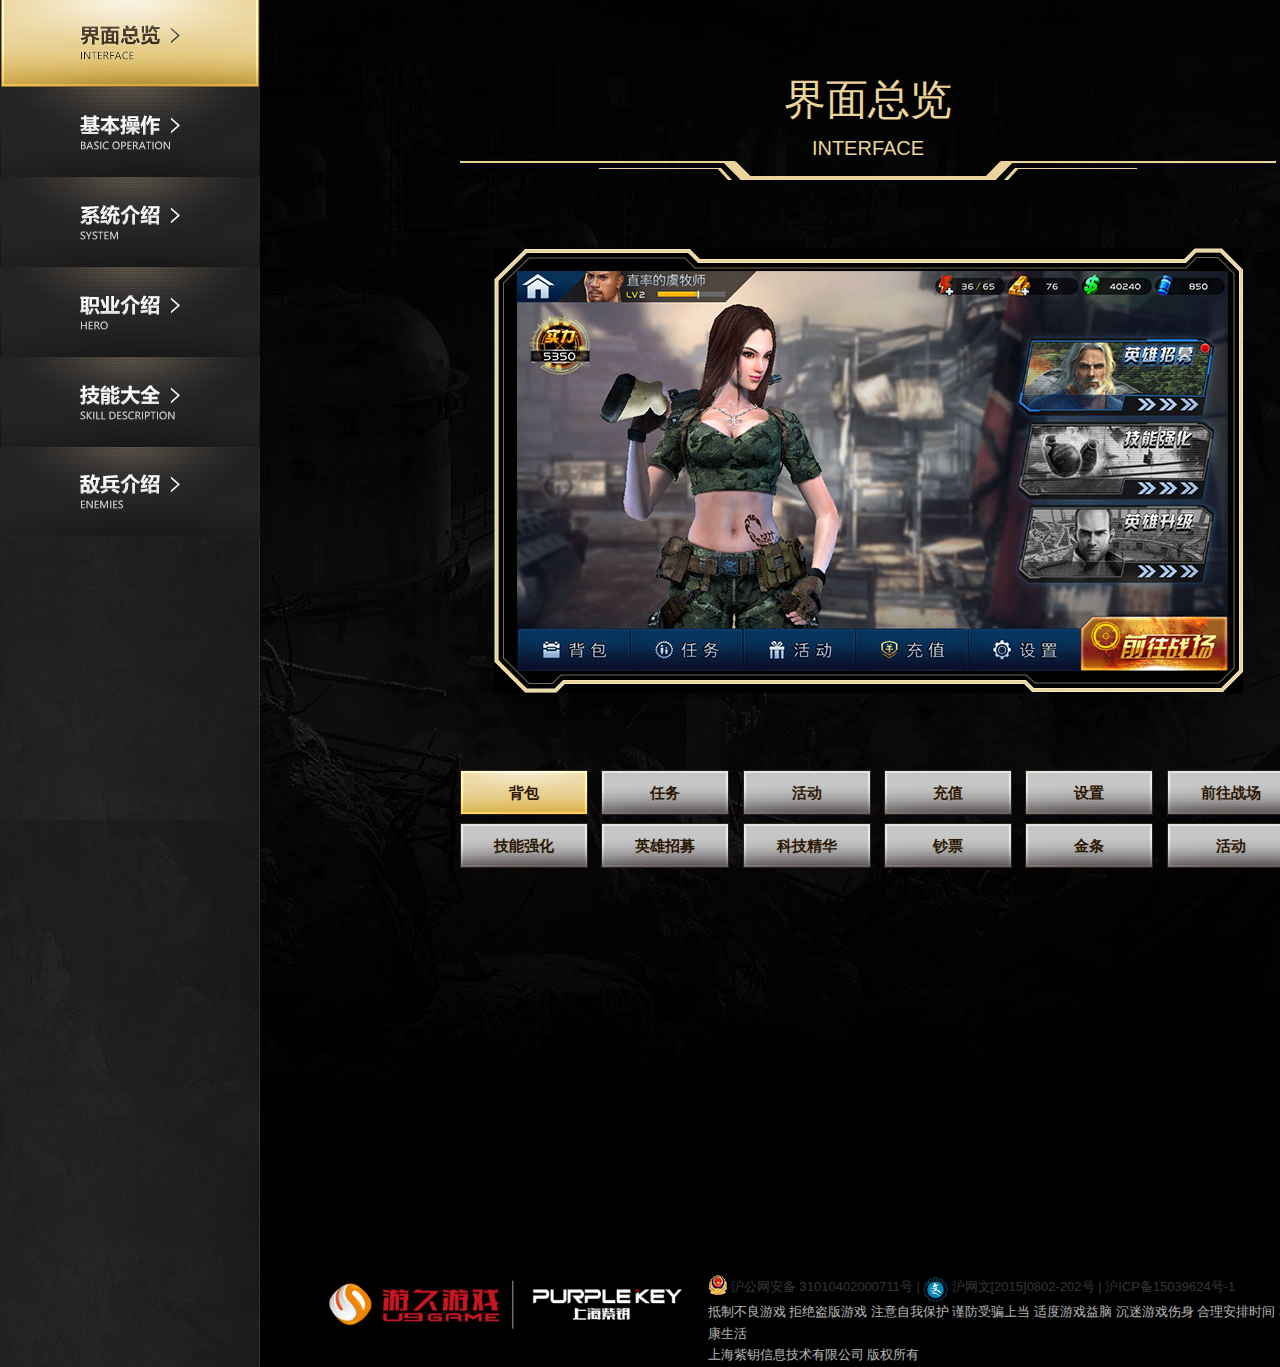
<file: pkey/index_five.html>
<!DOCTYPE html>
<html>
    <head>
        <meta charset="utf-8">
        <meta content="width=device-width,width=640,user-scalable=no" name="viewport" >
        <title>《乌合之众》官网—苹果发布会演示手游</title>
        <meta name="name" content="IE=edge,chrom=1">
        <link rel="stylesheet" href="css/animate.min.css" media="screen" title="no title" charset="utf-8">
        <meta name="keywords" content="乌合之众,badboy,crytek,ce引擎,游久游戏,紫钥,游久紫钥,乌合之众手游,乌合之众游戏,乌合之众官网,苹果发布会演示手游,2016最受期待手游">
        <meta name="description" content="由全球著名游戏游戏研发商Crytek及欢众科技，历时2年耗资1300万美元联手打造的3D即时战争手游，研发期间即成为“苹果WWDC”发布会现场的演示产品，连续获得了中国游戏产业年会、开发者大会等多项重量级的最受期待手游大奖">
        <meta http-equiv="X-UA-Compatible" content="IE=edge,chrome=1">
        <!--  优先使用 IE最新版本和Chrome-->
        <meta name="renderer" content="webkit">
        <!--360切换对应的极速核-->
        <meta http-equiv="Cache-Control" content="no-siteapp">
        <!--禁止百度转码-->
        <meta name="applicable-device" content="pc">
        <!--百度Pc识别-->
        <meta name="robots" content="all">
        <meta name="copyright" content="游久紫钥">
        <meta name="designer" content="yaodeying">
        <meta name="front-end technicist" content="minchen">
        <meta name="viewport" content="width=device-width,user-scalable=yes">
        <link rel="stylesheet" href="css/style5.css">

    </head>
    <body>
        <div class="wrap">
            <!-- 左边的导航栏 -->
            <div class="navs fixTop">
                <a href="index_second.html">
                   <img src="imgs/five_img/logo.jpg" alt="乌合之纵" />
                </a>
                <ul>
                    <li class="nav1 on">
                        <em>界面总览
                            <span>></span>
                        </em>
                        <i>interface</i>
                    </li>
                    <li class="nav2">
                        <em>基本操作
                            <span>></span>
                        </em>
                        <i>basic operation</i>
                    </li>
                    <li class="nav3">
                        <em>系统介绍
                            <span>></span>
                        </em>
                        <i>system</i>
                    </li>
                    <li class="nav4">
                        <em>职业介绍
                            <span>></span>
                        </em>
                        <i>Hero</i>
                    </li>
                    <li class="nav5">
                        <em>技能大全
                            <span>></span>
                        </em>
                        <i>Skill description</i>
                    </li>
                    <li class="nav6">
                        <em>敌兵介绍
                            <span>></span>
                        </em>
                        <i>enemies</i>
                    </li>
                </ul>
            </div>
              <!-- 右边的切换 -->
            <div class="main">
                <!-- 第一个切换的页面 -->
                <div class="mianBox" style="display:block">
                    <div class="title">
                         <h3>界面总览</h3>
                         <h4>interface</h4>
                    </div>
                    <div class="content">
                        <ul class="hall">
                            <li class="h1 bb ">
                                <b>背包:</b>
                                里面放的都是宝贝，通关后的道具、系统福利什么的。
                            </li>
                            <li class="h2 bb">
                                <b>任务</b>
                                日常什么的，不用刻意完成，正常去通关基本就能完成。福利也是很给力。</br>
                                <b>每日5点刷新。</b>
                            </li>
                            <li class="h3 bb">
                                <b>活动</b>
                                各种打折、每日福利、节日福利等等，反正好处多多。
                            </li>
                            <li class="h4 bb">
                                <b>充值</b>
                                应该没啥说的，买金条，大家都懂得。
                            </li>
                            <li class="h5 bb">
                                <b>设置</b>
                                 账号切换、音乐、音效、用户中心。
                            </li>
                            <li class="h6 bb">
                                <b>前往战场</b>
                                一部能玩的好莱坞大片就在这里。
                            </li>
                            <li class="h7 bl">
                                <b>英雄升级：</b>
                                升品、升级提升英雄的属性。
                            </li>
                            <li class="h8 bl">
                                <b>技能强化：</b>
                                提升各种技能等级，威力更强。
                            </li>
                            <li class="h9 bl">
                                <b>英雄招募:</b>
                                抽英雄，获得英雄和碎片的来源。
                            </li>
                            <li class="h10 bb">
                                <b>科技精华:</b>
                                技能强化必备
                            </li>
                            <li class="h11 bb">
                                <b>钞票：</b>
                                英雄升品、技能强化必备，游戏内免费获得。
                            </li>
                            <li class="h12 bb">
                                <b>金条:</b>
                                活动赠送、充值获得
                            </li>
                            <li class="h13 bb">
                                <b>活力：</b>
                                通关需要消耗活力
                            </li>
                            <li class="h14 bb">
                                <b>头像昵称</b>
                                点击即可修改昵称
                            </li>
                        </ul>
                        <div class="hallCtrl">
                            <a href="javascript:;"class="guide btn1 on">
                                背包
                            </a>
                            <a href="javascript:;"class="guide btn1">
                            任务
                            </a>
                            <a href="javascript:;"class="guide btn1">
                                活动
                            </a>
                            <a href="javascript:;"class="guide btn1">
                                充值
                            </a>
                            <a href="javascript:;"class="guide btn1">
                                设置
                            </a>
                            <a href="javascript:;"class="guide btn1">
                                前往战场
                            </a>
                            <a href="javascript:;"class="guide btn1"style="margin:0">
                                英雄升级
                            </a>
                            <a href="javascript:;"class="guide btn1">
                                技能强化
                            </a>
                            <a href="javascript:;"class="guide btn1">
                                英雄招募
                            </a>
                            <a href="javascript:;"class="guide btn1">
                                科技精华
                            </a>
                            <a href="javascript:;"class="guide btn1">
                                钞票
                            </a>
                            <a href="javascript:;"class="guide btn1">
                                金条
                            </a>
                            <a href="javascript:;"class="guide btn1">
                                活动
                            </a>
                            <a href="javascript:;"class="guide btn1">
                                玩家昵称
                            </a>
                        </div>
                    </div>
                </div>
                <!-- 第二个切换的页面 -->
                <div class="mianBox">
                    <div class="title">
                        <h3>基本操作</h3>
                        <h4>basic operation</h4>
                    </div>
                    <div class="content">
                        <div class="tabTitle">
                            <a href="javascript:;"class="guide btn1 on">
                                技能释放
                            </a>
                            <a href="javascript:;"class="guide btn1">
                                移动
                            </a>
                            <a href="javascript:;"class="guide btn1">
                                镜头调用
                            </a>
                            <a href="javascript:;"class="guide btn1">
                                跳过剧情
                            </a>
                        </div>
                        <div class="tabBox">
                            <div class="box"style="display:block">
                                <img src="imgs/five_img/bs1.jpg" alt="" />
                                <p>
                                    单人攻击技能，按住拖动想要攻击的目标即可（图中技能飞刀）
                                </p>
                                <img src="imgs/five_img/bs2.jpg" alt="" />
                                <p>
                                    群体攻击技能，按住拖动到想要攻击的范围即可（图中技能为炸药）
                                </p>
                                <img src="imgs/five_img/bs2.jpg" alt="" />
                                <p>
                                    群体受益技能，按住拖动到受益范围内即可（图中技能为麻醉剂）
                                </p>
                            </div>
                            <div class="box">
                                <img src="imgs/five_img/bs4.jpg" alt="" />
                                <p>
                                    单人移动，按住想要移动的角色拖动移动轨迹即可
                                </p>
                                    <img src="imgs/five_img/bs5.jpg" alt="" />
                                    <p>
                                        小队移动，点击想要到达的地点即可。
                                    </p>
                                    <img src="imgs/five_img/bs6.jpg" alt="" />
                                    <p>
                                        移动进入掩体，按住想要移动的角色移动至掩体附近出现蓝色光标即可
                                    </p>
                            </div>
                            <div class="box">
                                <img src="imgs/five_img/bs7.jpg" alt="" />
                                <p>
                                    双手指同时向屏幕外围滑动为拉近镜头
                                </p>
                                <img src="imgs/five_img/bs8.jpg" alt="" />
                                <p>
                                    双手指同时向屏幕中央滑动为拉远镜头
                                </p>
                            </div>
                            <div class="box">
                                <img src="imgs/five_img/bs9.jpg" alt="" />
                                <p>
                                    跳过剧情点击屏幕右下角即可
                                </p>
                            </div>

                        </div>
                    </div>
                </div>
                <!-- 第三个切换的页面 -->
                <div class="mianBox">
                    <div class="title">
                        <h3>系统介绍</h3>
                        <h4>system</h4>
                    </div>
                    <div class="content">
                        <div class="tabTitle">
                            <a href="javascript:;"class="guide btn1 on">
                                战场
                            </a>
                            <a href="javascript:;"class="guide btn1 ">
                                英雄招募
                            </a>
                            <a href="javascript:;"class="guide btn1 ">
                                技能强化
                            </a>
                            <a href="javascript:;"class="guide btn1 ">
                                英雄升级
                            </a>
                            <a href="javascript:;"class="guide btn1 ">
                                排行榜系统
                            </a>
                        </div>
                        <div class="tabBox">
                            <div class="box"style="display:block">
                                <img src="imgs/five_img/js1.jpg" alt="" />
                                <p>
                                    游戏章节共九章，44小关。
                                </p>
                                    <img src="imgs/five_img/js2.jpg" alt="" />
                                    <p>
                                        战斗准备阶段可以根据战况更换英雄卡组。
                                    </p>
                                    <img src="imgs/five_img/js3.jpg" alt="" />
                                    <h5>
                                        情报资料阶段可以知晓本关Boss与技能卡推荐。
                                    </h5>
                                    <img src="imgs/five_img/js4.jpg" alt="" />
                                    <p>
                                        关卡奖励阶段可以看到通关后获得奖励。
                                    </p>
                            </div>
                            <div class="box">
                                <img src="imgs/five_img/js5.jpg" alt="" />
                                <p>
                                    <b>精锐招募：</b>
                                    每天免费5次，10分钟刷新，冷却时间未到需要消耗招募令（游戏免费获得）； </br>
                                    <b> 王牌招募：</b>
                                    每天免费1次，24小时刷新，冷却时间未到需要消耗金条（充值）。
                                </p>
                            </div>
                            <div class="box">
                                <img src="imgs/five_img/js6.jpg" alt="" />
                                <p>
                                    技能分为：通用技能、职业技能，都可以进行升级，技能等级受限于英雄等级。
                                </p>
                            </div>
                            <div class="box">
                                    <img src="imgs/five_img/js7.jpg" alt="" />
                                    <p>
                                        提升英雄等级可以提升英雄属性，经验书的获得来源于系统奖励。英雄等级受限于角色等级。
                                    </p>
                                    <img src="imgs/five_img/js8.jpg" alt="" />
                                    <p>
                                        提升英雄品阶同样可以提升英雄属性，万能碎片的获得来源于活动。
                                    </p>

                            </div>
                            <div class="box">
                                <img src="imgs/five_img/js9.jpg" alt="" />
                                <p>
                                    想要进入通关榜需要满足两个条件： </br>
                                   1、所有敌人全灭； </br>
                                2、速度要够快。排名最靠前的可以获得金条奖励。
                                </p>
                            </div>
                        </div>
                    </div>
                </div>
                <!-- 第四个切换的页面 -->
                <div class="mianBox">
                    <div class="title">
                        <h3>职业介绍</h3>
                        <h4>hero</h4>
                    </div>
                    <div class="content">
                        <div class="tabTitle">
                            <a href="javascript:;"class="guide btn2 on">
                                特种</br>
                                职业
                            </a>
                            <a href="javascript:;"class="guide btn2 ">
                                突击</br>
                                职业
                            </a>
                            <a href="javascript:;"class="guide btn2 ">
                                爆破</br>
                                职业
                            </a>
                            <a href="javascript:;"class="guide btn2 ">
                                医疗</br>
                                职业
                            </a>
                            <a href="javascript:;"class="guide btn2 ">
                                重装</br>
                                职业
                            </a>
                            <a href="javascript:;"class="guide btn2 ">
                                工程</br>
                                职业
                            </a>
                        </div>
                        <div class="tabBox">
                            <div class="box"style="display:block">
                                <div class="heroBg heroBg1"></div>
                                <div class="hero">
                                    <h3>特种职业
                                    </h3>
                                    <p>
                                        万里挑一的精英，进行过外语、心理学、格斗、等特殊科目训练，时常担负破袭敌方重要的政治、经济、军事目标和执行其他特殊任务的职业。拥有非常规的制敌技能，适合在各种恶劣条件下，完成作战任务。
                                    </p>
                                    <h4>人 员</h4>
                                    <ul class="heroCtrl">
                                        <li class data-i="1">
                                            <span class="guide m1"></span>
                                            <em>红蜘蛛</em>
                                        </li>
                                        <li data-i="2">
                                            <span class="guide m2"></span>
                                            <em>男爵</em>
                                        </li>
                                        <li class="disable"data-i="3">
                                            <span class="guide m3"></span>
                                            <em>?</em>
                                        </li>
                                        <li class="disable"data-i="4">
                                            <span class="guide m3"></span>
                                            <em>?</em>
                                        </li>
                                        <li class="disable"data-i="5">
                                            <span class="guide m3"></span>
                                            <em>?</em>
                                        </li>

                                    </ul>

                                </div>

                            </div>
                            <div class="box">
                                <div class="heroBg heroBg6">
                                </div>
                                <div class="hero">
                                    <h3>突击职业</h3>
                                    <p>
                                        结合高机动性、高防御力、高火力的综合性职业。担任突击任务者往往拥有超人的勇气以及丰富的作战经验，拥有强力的杀伤性技能，能满足不同战斗环境的需求，瞬间撕开敌人的防线，并且能够提供强大的火力支援和持续压制。
                                    </p>
                                    <h4>人员</h4>
                                    <ul class="heroCtrl">
                                        <li class="on"data-i="6">
                                            <span class="guide m6"></span>
                                            <em>美杜莎</em>
                                        </li>
                                        <li class="disable"data-i="7">
                                            <span class="guide m7"></span>
                                            <em>?</em>
                                        </li>
                                        <li class="disable"data-i="8">
                                            <span class="guide m8"></span>
                                            <em>?</em>
                                        </li>
                                    </ul>
                                </div>
                            </div>
                            <div class="box">
                                <div class="heroBg heroBg9">
                                </div>
                                <div class="hero">
                                    <h3>爆破职业</h3>
                                    <p>
                                        爆破者精通爆破装置，是战场的死神，随身携带大范围杀伤性技能。作战目标通常是建筑工事以及敌人防御密集的区域。作为攻坚的排头兵，通过投掷手雷以及C4炸药包等，无论是杀敌还是拆迁，无所不能。
                                    </p>
                                    <h4>
                                        人员
                                    </h4>
                                    <ul class="heroCtrl">
                                        <li class="on"data-i="9">
                                            <span class="guide m9"></span>
                                            <em>法官</em>
                                        </li>
                                        <li class="disable"data-i="9">
                                            <span class="guide m10"></span>
                                            <em>?</em>
                                        </li>
                                    </ul>
                                </div>
                            </div>
                            <div class="box">
                                <div class="heroBg heroBg11">
                                </div>
                                <div class="hero">
                                    <h3>医疗职业</h3>
                                    <p>
                                        战场的天使，救人性命于危难之间。每支战队都需要热情勇敢的医疗职业，他们是游戏中唯一的高效治疗单位。当队员中弹倒地或者整个小队都处于伤痕累累的状态时，强大的医疗技能可以瞬间扭转颓势而成为行动成败的关键。
                                    </p>
                                    <h4>人员</h4>
                                    <ul class="heroCtrl">
                                        <li class="on"data-i="11">
                                            <span class="guide m11"></span>
                                            <em>博士</em>
                                        </li>
                                        <li class="disable"data-i="12">
                                            <span class="guide m12"></span>
                                            <em>?</em>
                                        </li>
                                        <li class="disable"data-i="13">
                                            <span class="guide m13"></span>
                                            <em>?</em>
                                        </li>
                                    </ul>
                                </div>
                            </div>
                            <div class="box">
                                <div class="heroBg heroBg14">
                                </div>
                                <div class="hero">
                                    <h3>重装职业</h3>
                                    <p>
                                        移动相对缓慢，但拥有强大重型防护以及令人生畏的重火力，俗称人肉坦克，团队之盾。他们在小队中的作用是吸引火力以及火力压制。通过防御类技能的使用，能够大大提高防御能力，嘲讽敌人，为队友争取宝贵时间。
                                    </p>
                                    <h4>人员</h4>
                                    <ul class="heroCtrl">
                                        <li class="on"data-i="14">
                                            <span class="guide m14"></span>
                                            <em>雅典娜</em>
                                        </li>

                                    </ul>

                                </div>

                            </div>
                            <div class="box">
                                <div class="heroBg heroBg15 ">
                                </div>
                                <div class="hero">
                                    <h3>工程职业</h3>
                                    <p>
                                        工程职业是擅长科技工程的专业人才。他们自称技术宅，热衷于研究和使用各种高科技武器。你永远不知道他们背包里带着什么新装备，有时候突然一面光子墙就会出现，有时候又会是一台自动机枪塔，总能给你意外惊喜。
                                    </p>
                                    <h4>人员</h4>
                                    <ul class="heroCtrl">
                                        <li class="on"data-i="15">
                                            <span class="guide m15"></span>
                                            <em>少校</em>
                                        </li>
                                        <li data-i="16">
                                            <span class="guide m16"></span>
                                            <em>女侠</em>
                                        </li>
                                        <li class="disable"data-i="17">
                                            <span class="guide m17"></span>
                                            <em>?</em>
                                        </li>
                                        <li class="disable"data-i="18">
                                            <span class="guide m18"></span>
                                            <em>?</em>
                                        </li>
                                    </ul>
                                </div>
                            </div>
                        </div>
                    </div>
                </div>
                <!-- 第五个切换的页面 -->
                <div class="mianBox">
                    <div class="title">
                        <h3>技能大全</h3>
                        <h4>Skill description</h4>
                    </div>
                    <div class="content">
                        <div class="tabTitle"style="margin:20px auto 0;">
                            <a href="javascript:;"class="guide btn1 on">技能通用</a>
                            <a href="javascript:;"class="guide btn1">职能通用</a>
                        </div>
                        <div class="tabBox">
                            <div class="box"style="display:block">
                                <div class="skills">
                                    <h3>普通技能(白卡)</h3>
                                    <ul class="skills1">
                                        <li>
                                            <div class="img">
                                                <img src="imgs/five_img/1.png" alt="">
                                            </div>
                                            <div class="intro">
                                                <h4>护甲穿透</h4>
                                                <p>发射的子弹可以对护甲造成伤害，效果持续一段时间后消失</p>
                                            </div>
                                        </li>
                                <li>
                                    <div class="img">
                                        <img src="imgs/five_img/35.png" alt="">
                                    </div>
                                    <div class="intro"
                                    ><h4>创可贴</h4>
                                    <p>恢复范围内所有我方英雄的少量生命值。</p>
                                </div>
                            </li>
                                <li>
                                    <div class="img">
                                        <img src="imgs/five_img/46.png" alt="">
                                    </div>
                                    <div class="intro">
                                        <h4>急救</h4>
                                        <p>复活范围内我方已阵亡的英雄，并恢复少量的生命值
                                        </p>
                                    </div>
                                </li>
                                <li>
                                    <div class="img">
                                        <img src="imgs/five_img/51.png" alt="">
                                    </div>
                                    <div class="intro">
                                        <h4>机械维修</h4>
                                        <p>恢复范围内我方机械设备一定的生命值，并延续持续时间
                                        </p>
                                    </div>
                                </li>
                                <li>
                                    <div class="img">
                                        <img src="imgs/five_img/56.png" alt="">
                                    </div>
                                    <div class="intro">
                                        <h4>光学影子</h4>
                                        <p>在目标点释放一个光学影子，吸引敌人的攻击，持续时间结束或者生命值为零后，光学影子消失，但在雷达范围内无法使用</p>
                                    </div>
                                </li>
                                <li>
                                    <div class="img">
                                        <img src="imgs/five_img/60.png" alt="">
                                    </div>
                                    <div class="intro">
                                        <h4>双重间谍</h4>
                                        <p>使范围内敌方普通士兵进行叛变，一段时间内协助我方进行战斗，持续时间结束后重新成为敌方部队</p>
                                    </div>
                                </li>
                                <li>
                                    <div class="img">
                                        <img src="imgs/five_img/66.png" alt="">
                                    </div>
                                    <div class="intro">
                                        <h4>雷管炸药</h4>
                                        <p>破坏建筑的炸药，投出后需再次点击触发爆炸，对城甲伤害高，生命伤害和护甲伤害较低</p>
                                    </div>
                                </li>
                                <li>
                                    <div class="img">
                                        <img src="imgs/five_img/71.png" alt="">
                                    </div>
                                    <div class="intro">
                                        <h4>电磁脉冲</h4>
                                        <p>对护甲机枪、特种兵、火焰喷射兵、改造兵有效，可使其进入瘫痪状态无法进行任何行动，效果持续一段时间
                                        </p>
                                    </div>
                                </li>
                                <li>
                                    <div class="img">
                                        <img src="imgs/five_img/76.png" alt="">
                                    </div>
                                    <div class="intro">
                                        <h4>防火服</h4>
                                        <p>对火焰伤害有防护作用，可以抵消部分火焰伤害，效果持续一段时间后消失</p>
                                    </div>
                                </li>
                                <li>
                                    <div class="img">
                                        <img src="imgs/five_img/6.png" alt="">
                                    </div>
                                    <div class="intro">
                                        <h4>防毒面具</h4>
                                        <p>对毒气伤害有防护作用，可以抵消少量的毒气伤害，效果持续一段时间后消失</p>
                                    </div>
                                </li>
                                <li>
                                    <div class="img">
                                            <img src="imgs/five_img/11.png" alt="">
                                    </div>
                                    <div class="intro">
                                        <h4>盾牌防护</h4>
                                        <p>可以抵消少许由子弹造成的生命伤害和爆炸伤害，效果持续一段时间后消失</p>
                                    </div>
                                </li>
                                <li>
                                    <div class="img">
                                        <img src="imgs/five_img/15.png" alt="">
                                    </div>
                                    <div class="intro">
                                        <h4>机枪炮台</h4>
                                        <p>在地面架起一座自动攻击的机枪炮台，当持，续时间结束或者生命为零后，机枪炮台消失，在雷达范围内无法使用</p>
                                    </div>
                                </li>
                                <li>
                                    <div class="img">
                                        <img src="imgs/five_img/19.png" alt="">
                                    </div>
                                    <div class="intro">
                                        <h4>疾跑</h4>
                                        <p>使我方所有英雄一段时间内增加移动速度，可以快速的追击敌人或者摆脱敌人的追击</p>
                                    </div>
                                </li>
                                <li>
                                    <div class="img">
                                        <img src="imgs/five_img/23.png" alt="">
                                    </div>
                                    <div class="intro">
                                        <h4>小刀</h4>
                                        <p>投掷出一把小刀，对单个敌人造成生命伤害，但对有护甲的敌人和城甲的建筑无效</p>
                                    </div>
                                </li>
                                <li>
                                    <div class="img">
                                        <img src="imgs/five_img/27.png" alt="">
                                    </div>
                                    <div class="intro">
                                        <h4>光学墙</h4>
                                        <p>在地面树立一面光学墙体，光学墙体可以阻挡子弹的射击，持续一段时间后自动消失，在雷达范围内无法使用</p>
                                    </div>
                                </li>
                                <li>
                                    <div class="img">
                                        <img src="imgs/five_img/31.png" alt="">
                                    </div>
                                    <div class="intro">
                                        <h4>小型炸药</h4>
                                        <p>小型的炸弹，对爆炸范围内所有的敌人造成少许伤害</p>
                                    </div>
                                </li>
                            </ul>
                            <h3>精良技能 （绿卡）</h3>                            <ul class="skills2">
                                <li>
                                    <div class="img">
                                        <img src="imgs/five_img/2.png" alt="">
                                    </div>
                                    <div class="intro">
                                        <h4>普通包扎</h4>
                                        <p>恢复范围内所有我方英雄的中等生命值，改为包扎技术后，生命值恢复效果更加明显</p>
                                    </div>
                                </li>
                                <li>
                                    <div class="img">
                                        <img src="imgs/five_img/41.png" alt="">
                                    </div>
                                    <div class="intro">
                                        <h4>TNT炸药</h4>
                                        <p>升级版雷管炸药，投出后再次点击触发爆炸，对城甲伤害很高，生命伤害和护甲伤害较低</p>
                                    </div>
                                </li>
                                <li>
                                    <div class="img">
                                        <img src="imgs/five_img/47.png" alt="">
                                    </div>
                                    <div class="intro">
                                        <h4>防火生化服</h4>
                                        <p>对火焰伤害有防护作用，可以抵消大量的火焰伤害，效果持续时间比防火服更长</p>
                                    </div>
                                </li>
                                <li>
                                    <div class="img">
                                        <img src="imgs/five_img/52.png" alt="">
                                    </div>
                                    <div class="intro">
                                        <h4>防毒服</h4>
                                        <p>对毒气伤害有防护作用，可以抵消部分毒气伤害，效果持续一段时间后消失</p>
                                    </div>
                                </li>
                                <li>
                                    <div class="img">
                                          <img src="imgs/five_img/57.png" alt="">
                                    </div>
                                    <div class="intro">
                                        <h4>肌体硬化</h4>
                                        <p>可以抵消部分由子弹造成的生命伤害和爆炸伤害，效果持续时间比盾牌防护更长</p>
                                    </div>
                                </li>
                                <li>
                                    <div class="img">
                                        <img src="imgs/five_img/68.png" alt="">
                                    </div>
                                    <div class="intro">
                                        <h4>重机枪炮台</h4>
                                        <p>在地面架起一座自动攻击的重机枪炮台，当持续时间结束或者生命值为零后，机枪炮台消失，但在雷达范围内无法使用</p>
                                    </div>
                                </li>
                                <li>
                                    <div class="img">
                                        <img src="imgs/five_img/23.png" alt="">
                                    </div
                                    ><div class="intro">
                                        <h4>军用匕首</h4>
                                        <p>对单个敌人造成很高的生命伤害，投掷距离比匕首更远，但对有护甲和城甲的敌人无效低</p>
                                    </div>
                                </li>
                                <li>
                                    <div class="img">
                                        <img src="imgs/five_img/72.png" alt="">
                                    </div>
                                    <div class="intro">
                                        <h4>全息墙</h4>
                                        <p>在地面树立一面全息墙，全息墙可以阻挡子弹的射击，持续时间比光学墙更长，墙体也更宽，但在雷达范围内无法使用</p>
                                    </div>
                                </li>
                                <li>
                                    <div class="img">
                                        <img src="imgs/five_img/77.png" alt="">
                                    </div>
                                    <div class="intro">
                                        <h4>兴奋剂</h4>
                                        <p>短时间内提升我方所有英雄的攻击力，在需要快速解决敌方部队时使用，效果持续一段时间后消失</p>
                                    </div>
                                </li>
                                <li>
                                    <div class="img">
                                            <img src="imgs/five_img/7.png" alt="">
                                    </div>
                                    <div class="intro">
                                        <h4>闪光弹</h4>
                                        <p>使普通敌人、榴弹兵、重机枪塔、重装兵、燃烧弹兵、毒气兵进入致盲状态，无法进行任何行动，效果持续一段时间</p>
                                    </div>
                                </li>
                                <li>
                                    <div class="img">
                                        <img src="imgs/five_img/12.png" alt="">
                                    </div>
                                    <div class="intro">
                                        <h4>马克手雷</h4>
                                        <p>威力强大的手雷，对爆炸范围内的所有敌人的生命伤害较高，对护甲和城甲伤害较低</p>
                                    </div>
                                </li>
                                <li>
                                    <div class="img">
                                        <img src="imgs/five_img/16.png" alt="">
                                    </div>
                                    <div class="intro">
                                        <h4>火箭筒</h4>
                                        <p>可以远距离向敌人发射一枚火箭弹，对单个目标造成强有力的打击，对护甲造成极大的伤害，对生命和城甲伤害较低</p>
                                    </div>
                                </li>
                                <li>
                                    <div class="img">
                                        <img src="imgs/five_img/20.png" alt="">
                                    </div>
                                    <div class="intro">
                                        <h4>爆头射击</h4>
                                        <p>对范围内所有敌人身上进行标记，点击标记造成较高的生命伤害，但对有护甲和城甲的敌人无效</p>
                                    </div>
                                </li>
                                <li>
                                    <div class="img">
                                        <img src="imgs/five_img/24.png" alt="">
                                    </div>
                                    <div class="intro">
                                        <h4>燃烧瓶</h4>
                                        <p>范围内燃烧起凶猛的火焰，无视护甲造成较高的生命伤害，对城甲也可以造成一定伤害，对燃烧弹兵和火焰喷射兵无效</p>
                                    </div>
                                </li>
                                <li>
                                    <div class="img">
                                        <img src="imgs/five_img/28.png" alt="">
                                    </div>
                                    <div class="intro">
                                        <h4>隐身</h4>
                                        <p>使我方所有英雄隐形，隐形状态下移动速度降低，也无法攻击敌人，效果持续一段时间后消失，但在雷达范围内无法使用</p>
                                    </div>
                                </li>
                                <li>
                                    <div class="img">
                                        <img src="imgs/five_img/32.png" alt="">
                                    </div>
                                    <div class="intro">
                                        <h4>空中掩护</h4>
                                        <p>呼叫战斗直升机对地面范围区域内进行强有力的打击，生命伤害较高，对护甲和城甲伤害一般，但在雷达范围内无法使用</p>
                                    </div>
                                </li>
                                <li>
                                    <div class="img">
                                        <img src="imgs/five_img/36.png" alt="">
                                    </div>
                                    <div class="intro">
                                        <h4>空中袭击</h4>
                                        <p>呼叫轰炸机对地面范围区域内进行轰炸，对护甲有较高的伤害，对生命和城甲伤害一般，但在雷达范围内无法使用</p>
                                    </div>
                                </li>
                                <li>
                                    <div class="img">
                                        <img src="imgs/five_img/34.png" alt="">
                                    </div>
                                        <div class="intro">
                                            <h4>高射炮</h4>
                                            <p>呼叫高射炮对地面范围区域内进行炮击，对所有敌人造成较高的伤害，但在雷达范围内无法使用</p>
                                        </div>
                                    </li>
                                </ul>
                                <h3>稀有技能 （蓝卡）</h3>
                                <ul class="skills3">
                                    <li>
                                        <div class="img">
                                            <img src="imgs/five_img/3.png" alt="">
                                        </div>
                                        <div class="intro">
                                            <h4>强力护甲穿透</h4>
                                            <p>针对护甲穿透的不足做了改进，子弹可以对护甲造成大量的伤害，效果持续一段时间后消失</p>
                                        </div>
                                    </li>
                                    <li>
                                        <div class="img">
                                            <img src="imgs/five_img/81.png" alt="">
                                        </div>
                                        <div class="intro">
                                            <h4>绷带包扎</h4>
                                            <p>恢复范围内所有我方英雄的中等生命值，由于包扎技术的改进，生命值恢复的更多</p>
                                        </div>
                                    </li>
                                    <li>
                                        <div class="img">
                                            <img src="imgs/five_img/48.png" alt="">
                                        </div>
                                        <div class="intro">
                                            <h4>医疗站</h4>
                                            <p>在地面释放一个医疗站，在范围内恢复我方所有英雄大量生命值，持续一段时间后自动消失，但在雷达范围内无法使用</p>
                                        </div>
                                    </li>
                                    <li>
                                        <div class="img">
                                            <img src="imgs/five_img/82.png" alt="">
                                        </div>
                                        <div class="intro">
                                            <h4>全息影像</h4>
                                            <p>加强版，持续时间更长，吸引敌人的攻击，持续时间结束或者生命值耗尽后消失，但在雷达范围内无法使用</p>
                                        </div>
                                    </li>
                                    <li>
                                        <div class="img">
                                            <img src="imgs/five_img/70.png" alt="">
                                        </div>
                                        <div class="intro">
                                            <h4>防毒生化服</h4>
                                            <p>对毒气伤害有防护作用，可以抵消大量的毒气伤害，效果持续一段时间后消失</p>
                                        </div>
                                    </li>
                                    <li>
                                        <div class="img">
                                            <img src="imgs/five_img/83.png" alt="">
                                        </div>
                                        <div class="intro">
                                            <h4>肌体钢化</h4>
                                            <p>可以抵消大量由子弹造成的生命伤害和爆炸伤害，效果持续时间比肌体硬化更长</p>
                                        </div>
                                    </li>
                                    <li>
                                        <div class="img">
                                            <img src="imgs/five_img/68.png" alt="">
                                        </div>
                                        <div class="intro">
                                            <h4>三重机枪炮台</h4>
                                            <p>在地面架起一座自动攻击的三重机枪炮台，当持续时间结束后，机枪炮台消失，但在雷达范围内无法使用</p>
                                        </div>
                                    </li>
                                    <li>
                                        <div class="img">
                                            <img src="imgs/five_img/73.png" alt="">
                                        </div>
                                        <div class="intro">
                                            <h4>精钢飞刀</h4>
                                            <p>对单个敌人造成极高的生命伤害，投掷距离比军用匕首更远，可以穿透护甲直接对敌人造成伤害，但对城甲无效</p>
                                        </div>
                                    </li>
                                    <li>
                                        <div class="img">
                                            <img src="imgs/five_img/78.png" alt="">
                                        </div>
                                        <div class="intro">
                                            <h4>爆破手雷</h4>
                                            <p>威力更为强大的手雷，对爆炸范围内的所有敌人的生命伤害很高，对护甲和城甲伤害较低</p>
                                        </div>
                                    </li>
                                    <li>
                                        <div class="img">
                                            <img src="imgs/five_img/8.png" alt="">
                                        </div>
                                        <div class="intro">
                                            <h4>强力爆头射击</h4>
                                            <p>对范围内所有敌人身上进行标记，点击标记造成很高的生命伤害，但对有护甲和城甲的敌人无效</p>
                                        </div>
                                    </li>
                                    <li>
                                        <div class="img">
                                            <img src="imgs/five_img/13.png" alt="">
                                        </div>
                                        <div class="intro">
                                            <h4>烈火瓶</h4>
                                            <p>范围内燃烧起凶猛的火焰，无视护甲造成很高的生命伤害，对城甲也可以造成一定伤害，但对燃烧弹兵和火焰喷射兵无效</p>
                                        </div>
                                    </li>
                                    <li>
                                        <div class="img">
                                            <img src="imgs/five_img/17.png" alt="">
                                        </div>
                                        <div class="intro">
                                            <h4>空中支援</h4>
                                            <p>呼叫战斗直升机对地面范围区域进行强有力的打击，生命伤害很高，对护甲和城甲伤害一般，但在雷达范围内无法使用</p>
                                        </div>
                                    </li>
                                    <li>
                                        <div class="img">
                                            <img src="imgs/five_img/21.png" alt="">
                                        </div>
                                        <div class="intro">
                                            <h4>空中轰炸</h4>
                                            <p>呼叫轰炸机对地面范围区域内进行轰炸，对护甲有很高的伤害，对生命和城甲伤害一般，但在雷达范围内无法使用</p>
                                        </div>
                                    </li>
                                    <li>
                                        <div class="img">
                                            <img src="imgs/five_img/25.png" alt="">
                                        </div>
                                        <div class="intro">
                                            <h4>双管高射炮</h4>
                                            <p>呼叫双管高射炮对地面范围区域内进行炮击，对所有敌人造成很高的伤害，但在雷达范围内无法使用</p>
                                        </div>
                                    </li>
                                    <li>
                                        <div class="img">
                                            <img src="imgs/five_img/29.png" alt="">
                                        </div>
                                        <div class="intro">
                                            <h4>卫星定位</h4>
                                            <p>通过卫星对地面范围区域内的所有敌人造成很高的伤害，但在雷达范围内无法使用</p>
                                        </div>
                                    </li>
                                </ul>
                                <h3>史诗技能 （紫卡）</h3>
                                <ul class="skills4">
                                    <li>
                                        <div class="img">
                                            <img src="imgs/five_img/4.png" alt="">
                                        </div>
                                        <div class="intro">
                                            <h4>复苏</h4>
                                            <p>急救技术更先进，复活范围内我方已阵亡的英雄，并恢复大量的生命值</p>
                                        </div>
                                    </li>
                                    <li>
                                        <div class="img">
                                            <img src="imgs/five_img/43.png" alt="">
                                        </div>
                                        <div class="intro">
                                            <h4>强效全息影像</h4>
                                            <p>在目标点释放一个强效全息影像，拥有大量的生命值持续时间比全息影像更长，但在雷达范围内无法使用</p>
                                        </div>
                                    </li>
                                    <li>
                                        <div class="img">
                                            <img src="imgs/five_img/49.png" alt="">
                                        </div>
                                        <div class="intro">
                                            <h4>猎刀</h4>
                                            <p>对单个敌人造成致命性的生命伤害，投掷距离比精钢飞刀更远，可以穿透护甲直接对敌人造成伤害，但对城甲无效</p>
                                        </div>
                                    </li>
                                    <li>
                                        <div class="img">
                                            <img src="imgs/five_img/18.png" alt="">
                                        </div>
                                        <div class="intro">
                                            <h4>高爆手雷</h4>
                                            <p>威力最强大的手雷，对大范围内的所有敌人的生命伤害极高，对护甲和城甲伤害较低</p>
                                        </div>
                                    </li>
                                    <li>
                                        <div class="img">
                                            <img src="imgs/five_img/84.png" alt="">
                                        </div>
                                        <div class="intro">
                                            <h4>必杀爆头射击</h4>
                                            <p>对范围内所有敌人身上进行标记，点击标记造成极高的生命伤害，但对有护甲和城甲的敌人无效</p>
                                        </div>
                                    </li>
                                    <li>
                                        <div class="img">
                                            <img src="imgs/five_img/64.png" alt="">
                                        </div>
                                        <div class="intro">
                                            <h4>化学燃烧瓶</h4>
                                            <p>范围内燃烧起凶猛的火焰，无视护甲造成极高的生命伤害，对城甲也可以造成一定伤害，对燃烧弹兵和火焰喷射兵无效</p>
                                        </div>
                                    </li>
                                    <li>
                                        <div class="img">
                                            <img src="imgs/five_img/69.png" alt="">
                                        </div>
                                        <div class="intro">
                                            <h4>空中打击</h4>
                                            <p>呼叫战斗直升机对地面范围区域进行强有力的打击，生命伤害极高，对护甲和城甲伤害一般，但在雷达范围内无法使用</p>
                                        </div>
                                    </li>
                                    <li>
                                        <div class="img">
                                            <img src="imgs/five_img/74.png" alt="">
                                        </div>
                                        <div class="intro">
                                            <h4>集束轰炸</h4>
                                            <p>呼叫轰炸机对地面范围区域内进行轰炸，对护甲有极高的伤害，对生命和城甲伤害一般，但在雷达范围内无法使用</p>
                                        </div>
                                    </li>
                                    <li>
                                        <div class="img">
                                            <img src="imgs/five_img/79.png" alt="">
                                        </div>
                                        <div class="intro">
                                            <h4>加农高射炮</h4>
                                            <p>呼叫加农高射炮对地面范围区域内进行炮击，对所有敌人造成极高的伤害，但在雷达范围内无法使用</p>
                                        </div>
                                    </li>
                                    <li>
                                        <div class="img">
                                            <img src="imgs/five_img/9.png" alt="">
                                        </div>
                                        <div class="intro">
                                            <h4>卫星激光定位</h4>
                                            <p>通过卫星对地面范围区域内的所有敌人造成极高的伤害，由于采用了激光定位技术，作用范围更广，但在雷达范围内无法使用</p>
                                        </div>
                                    </li>
                                </ul>
                            </div>
                        </div>
                    </div>
                    <div class="box">
                        <div class="skills">
                             <ul class="skills5">
                                 <li>
                                     <div class="img">
                                        <img src="imgs/five_img/5.png" alt="">
                                     </div>
                                     <div class="intro">
                                         <h4>破甲弹</h4>
                                         <h5>美杜莎</h5>
                                         <p>发射的子弹可以对护甲造成伤害，效果持续一段时间后消失</p>
                                     </div>
                                 </li>
                                 <li>
                                     <div class="img">
                                        <img src="imgs/five_img/85.png" alt="">
                                     </div>
                                     <div class="intro">
                                         <h4>摇滚乐</h4>
                                         <h5>ET</h5>
                                         <p>在地面放置一个大功率音响，提升音响周围的本方所有成员枪械攻击，并且有持续恢复少量生命的效果，持续一段时间后自动消失</p>
                                     </div>
                                 </li>
                                 <li>
                                     <div class="img">
                                         <img src="imgs/five_img/50.png" alt="">
                                     </div>
                                     <div class="intro">
                                         <h4>康复</h4>
                                         <h5>天使</h5>
                                         <p>使较大范围内的所有阵亡伙伴复活，并使其恢复血量</p>
                                     </div>
                                 </li>
                                 <li>
                                     <div class="img">
                                         <img src="imgs/five_img/55.png" alt="">
                                     </div>
                                     <div class="intro">
                                         <h4>克隆影像</h4>
                                         <h5>豆子</h5>
                                         <p>在目标点永久释放一个克隆影像，克隆影像拥有一定的血量，血量为零后，克隆影像消失</p>
                                     </div>
                                 </li>
                                 <li>
                                     <div class="img">
                                         <img src="imgs/five_img/60.png" alt="">
                                     </div>
                                     <div class="intro">
                                         <h4>控心术</h4>
                                         <h5>男爵</h5>
                                         <p>使小范围内的敌方普通士兵永久叛变</p>
                                     </div>
                                 </li>
                                 <li>
                                     <div class="img">
                                        <img src="imgs/five_img/65.png" alt="">
                                     </div>
                                     <div class="intro">
                                         <h4>便携炸药</h4>
                                         <h5>法官</h5>
                                         <p>投出后再需再次点击触发爆炸，对血量，护甲和城甲都造成相当的伤害。此炸药有更长的待机时间，待机时间内可随时引爆</p>
                                     </div>
                                 </li>
                                <li>
                                    <div class="img">
                                        <img src="imgs/five_img/70.png" alt="">
                                    </div>
                                    <div class="intro">
                                        <h4>隔离服</h4>
                                        <h5>雅典娜</h5>
                                        <p>对火焰伤害以及毒气伤害，同时产生防护作用，效果持续一段时间后消失</p>
                                    </div>
                                </li>
                                 <li>
                                     <div class="img">
                                         <img src="imgs/five_img/75.png" alt="">
                                     </div>
                                     <div class="intro">
                                         <h4>硬化迷彩</h4>
                                         <h5>坦克</h5>
                                         <p>短时间内免疫子弹伤害，减少所受爆炸伤害，但对火焰和毒气无效</p>
                                     </div>
                                 </li>
                                <li>
                                    <div class="img">
                                        <img src="imgs/five_img/80.png" alt="">
                                    </div>
                                    <div class="intro">
                                        <h4>电磁匕首</h4>
                                        <h5>水手</h5>
                                        <p>投掷出一把匕首，对单个敌人造成致命血量伤害，对有有能量护盾的敌人造成大量能量伤害，对建筑无效</p>
                                    </div>
                                </li>
                                <li>
                                     <div class="img">
                                        <img src="imgs/five_img/10.png" alt="">
                                     </div>
                                     <div class="intro">
                                         <h4>光子墙</h4>
                                         <h5>野猫</h5>
                                         <p>永久在地面树立一面光子墙，光子墙可以阻挡子弹的射击</p>
                                     </div>
                                 </li>
                                 <li>
                                     <div class="img">
                                        <img src="imgs/five_img/14.png" alt="">
                                     </div>
                                     <div class="intro">
                                         <h4>致盲弹</h4>
                                         <h5>水手</h5>
                                         <p>对范围内所有敌人造成伤害，并进入致盲状态，此状态下的敌人无法进行任何行动，效果持续时间一段时间，但对建筑类单位无效</p>
                                     </div>
                                 </li>
                                 <li>
                                     <div class="img">
                                         <img src="imgs/five_img/18.png" alt="">
                                     </div>
                                     <div class="intro">
                                         <h4>破片手雷</h4>
                                         <h5>船长</h5>
                                         <p>爆炸后的破片使其拥有更大的杀伤半径，对范围内的所有敌人造成伤害，对血量伤害较高，对护甲和城甲伤害一般</p>
                                     </div>
                                 </li>
                                 <li>
                                     <div class="img">
                                        <img src="imgs/five_img/22.png" alt="">
                                     </div>
                                     <div class="intro">
                                         <h4>要害攻击</h4>
                                         <h5>大猫</h5>
                                         <p>拥有更大的范围半径，对范围内所有敌人身上进行标记，点击标记后造成血量伤害</p>
                                     </div>
                                 </li>
                                 <li>
                                    <div class="img">
                                        <img src="imgs/five_img/26.png" alt="">
                                    </div>
                                    <div class="intro">
                                        <h4>汽油弹</h4>
                                        <h5>路霸</h5>
                                        <p>范围内长时间燃烧起凶猛的火焰，可以透过护甲直接对敌人以及建筑造成持续血量伤害，但对燃烧弹兵和火焰喷射兵无效</p>
                                    </div>
                                </li>
                                 <li>
                                     <div class="img">
                                        <img src="imgs/five_img/86.png" alt="">
                                     </div>
                                     <div class="intro">
                                         <h4>光学迷彩</h4>
                                         <h5>忍者</h5>
                                         <p>使本方成员隐形，隐形状态下不会降低移动速度，不会被敌人发现但也无法攻击敌人，效果持续一段时间后消失，在敌方雷达附近无法使用该技能</p>
                                     </div>
                                 </li>
                                 <li>
                                    <div class="img">
                                        <img src="imgs/five_img/87.png" alt="">
                                    </div>
                                    <div class="intro">
                                        <h4>防爆盾</h4>
                                        <h5>刀锋</h5>
                                        <p>短时间内，范围内所有子弹伤害免疫，但移动速度大幅度下降</p>
                                    </div>
                                </li>
                                 <li>
                                     <div class="img">
                                        <img src="imgs/five_img/35.png" alt="">
                                     </div>
                                     <div class="intro">
                                         <h4>麻醉剂</h4>
                                         <h5>博士</h5>
                                         <p>回复范围内所有本方成员的中等血量，并在一段时间减少其所受的子弹伤害</p>
                                     </div>
                                 </li>
                                 <li>
                                    <div class="img">
                                        <img src="imgs/five_img/88.png" alt="">
                                    </div>
                                    <div class="intro">
                                        <h4>钚电池</h4>
                                        <h5>女侠</h5>
                                        <p>对一定范围内，延续所有本方召唤类单位的召唤时间，并增加其生命值</p>
                                    </div>
                                </li>
                                 <li>
                                     <div class="img">
                                        <img src="imgs/five_img/89.png" alt="">
                                    </div>
                                    <div class="intro">
                                        <h4>催眠</h4>
                                        <h5>红蜘蛛</h5>
                                        <p>对大范围内的敌方普通士兵进行催眠，使其叛变，叛变较长时间</p>
                                    </div>
                                </li>
                                 <li>
                                    <div class="img">
                                        <img src="imgs/five_img/90.png" alt="">
                                    </div>
                                    <div class="intro">
                                        <h4>抗毒血清</h4>
                                        <h5>基佬</h5>
                                        <p>回复范围内所有本方成员的中等血量，并在一段时间内 减少队员所受毒气伤害</p>
                                    </div>
                                </li>
                            </ul>
                        </div>
                    </div>
                </div>
            </div>
            <div class="mianBox">
                <div class="title"><h3>敌兵介绍</h3> <h4>enemies</h4></div>
                <div class="content">
                    <div class="box" style="display: block; margin-top: 50px;">
                        <img src="imgs/five_img/em01.jpg" alt="1-1 榴弹兵 ">
                        <p>1-1 榴弹兵 </p>
                        <img src="imgs/five_img/em02.jpg" alt="1-5 重机枪塔">
                        <p>1-5 重机枪塔</p>
                        <img src="imgs/five_img/em03.jpg" alt="2-2 碉堡">
                        <p>2-2 碉堡</p>
                        <img src="imgs/five_img/em04.jpg" alt="2-4 重装兵">
                        <p>2-4 重装兵</p>
                        <img src="imgs/five_img/em05.jpg" alt="3-2 护甲机枪">
                        <p>3-2 护甲机枪</p>
                        <img src="imgs/five_img/em06.jpg" alt="3-5 特种兵">
                        <p>3-5 特种兵</p>
                        <img src="imgs/five_img/em07.jpg" alt="4-3 燃烧弹兵">
                        <p>4-3 燃烧弹兵</p>
                        <img src="imgs/five_img/em08.jpg" alt="4-5 火焰喷射兵">
                        <p>4-5 火焰喷射兵</p>
                        <img src="imgs/five_img/em09.jpg" alt="5-3 雷达">
                        <p>5-3 雷达</p>
                        <img src="imgs/five_img/em10.jpg" alt="6-2 毒气生化兵">
                        <p>6-2 毒气生化兵</p>
                        <img src="imgs/five_img/em11.jpg" alt="6-2 毒气生化兵">
                        <p>7-1 改造兵</p>
                    </div>
                </div>
            </div>
        </div>
    </div>
    <div class="footer">
        <div class="fcenter">
            <div class="copyLeft">
                <img src="imgs/first_img/logo.png" alt="" />
            </div>
            <div class="copyRight">
                <span >
                    <img src="imgs/first_img/beian.png" alt="" />
                </span>
                <span class="lv"> 沪公网安备 31010402000711号 |</span>
                <span class="whjy">
                    <img src="imgs/first_img/whjy.png" alt="" />
                </span>
                <span class="wen"> 沪网文[2015]0802-202号 | 沪ICP备15039624号-1</span></br>
                <span class="text">抵制不良游戏 拒绝盗版游戏 注意自我保护 谨防受骗上当 适度游戏益脑 沉迷游戏伤身 合理安排时间 享受健康生活</br>上海紫钥信息技术有限公司 版权所有</span>
            </div>
        </div>
    </div>
    </body>
    <script src="js/jquery-1.10.1.min.js" charset="utf-8"></script>
    <script type="text/javascript">
        $(".navs>ul>li").mouseenter(function(){
            if (!$(this).hasClass("on")) {
                var  i = $(this).index();
                $(".navs>ul>li").removeClass("on").eq(i).addClass("on");
                $(".mianBox").hide().eq(i).show();
            }
        });
        $(".hallCtrl>a").mouseenter(function(){
            if (!$(this).hasClass("on")) {
                var i = $(this).index();
                $(".hallCtrl>a").removeClass("on").eq(i).addClass("on");
                $(".hall>li").hide().eq(i).show();
            }
        })
        // 此处应该注意a标签只能用父级来找到有较多的地方需要用到on
        $(".tabTitle>a").mouseenter(function(){
            if (!$(this).hasClass("on")) {
                var $p = $(this).parent();
                var i = $p.find("a").index($(this));
                $p.find("a").removeClass("on").eq(i).addClass("on");
                $p.parent().find(".box").hide().eq(i).fadeIn(300)
            }
        });
        $(".heroCtrl li.disabled em").html("?");

        $(".heroCtrl li").mouseenter(function(){
            if (!$(this).hasClass("on")&&!$(this).hasClass("disable")) {
                var $p = $(this).parent();
                var n = $(this).data("i"),i = $p.find("li").index($(this));
                $p.find("li").removeClass("on").eq(i).addClass("on");
                $(this).parents(".box").find(".heroBg").hide().prop("class","heroBg heroBg"+n).fadeIn(500);
                $(this).children("span").css({
                    "-webkit-filter":"grayscale(0%)"
                });
            }
        });
        $(window).scroll(function(){
            var t = $(document).scrollTop();
            if (t>200) {
                $(".navs").addClass("fixTop");
            }else {
                $(".navs").removeClass("fixTop");
            }
        });


    </script>
</html>
</file>
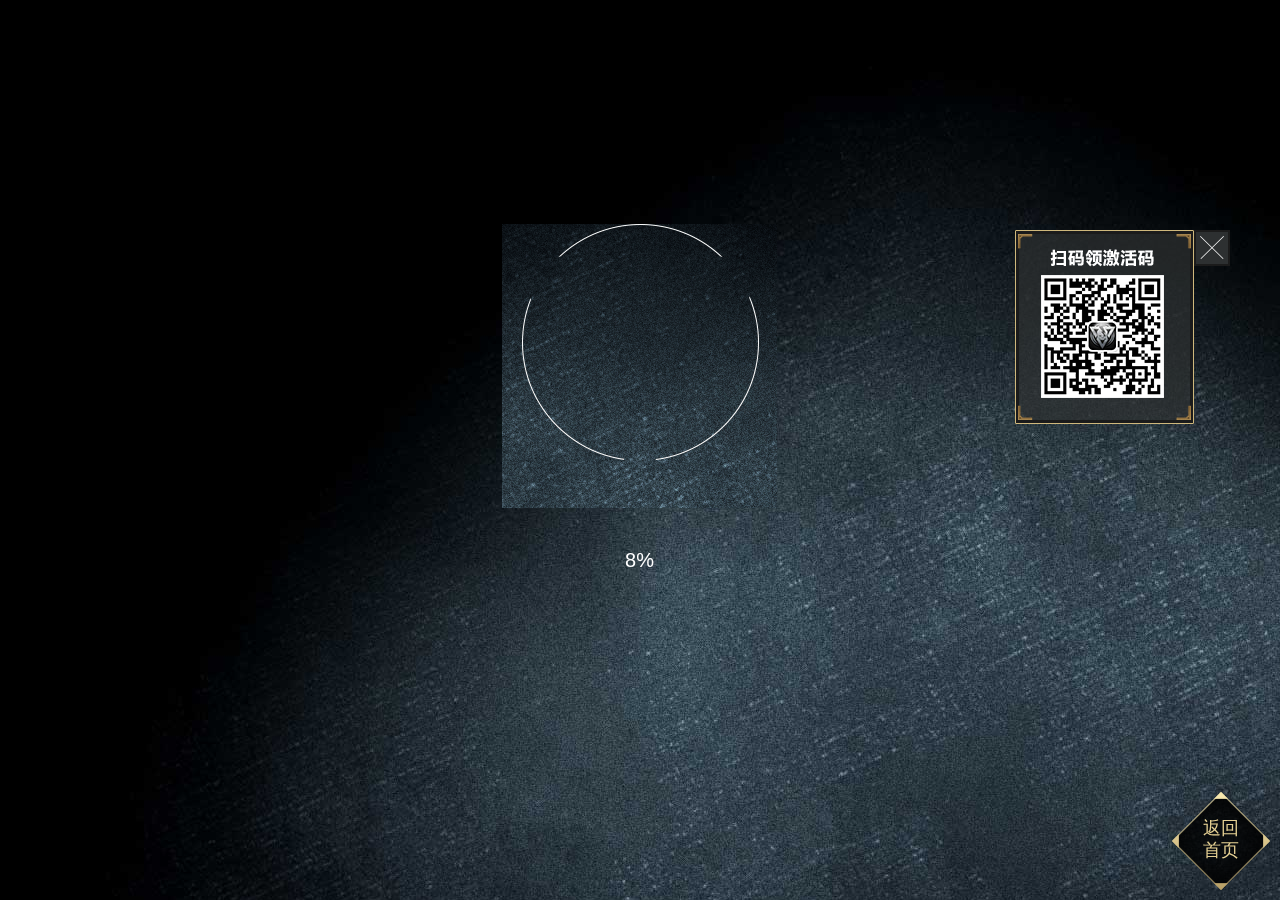
<file: pkey/index_four.html>
<!DOCTYPE html>
<!-- saved from url=(0039)http://badboy.pkey.cn/cat/info/strategy -->
<html>
<head>
    <meta http-equiv="Content-Type" content="text/html; charset=UTF-8">

    <title>《乌合之众》官网—苹果发布会演示手游</title>
    <meta http-equiv="X-UA-Compatible" content="IE=edge,chrome=1">
    <meta name="keywords" content="乌合之众,badboy,crytek,ce引擎,游久游戏,紫钥,游久紫钥,乌合之众手游,乌合之众游戏,乌合之众官网,苹果发布会演示手游,2016最受期待手游">
    <meta name="description" content="由全球著名游戏游戏研发商Crytek及欢众科技，历时2年耗资1300万美元联手打造的3D即时战争手游，研发期间即成为“苹果WWDC”发布会现场的演示产品，连续获得了中国游戏产业年会、开发者大会等多项重量级的最受期待手游大奖">
    <meta http-equiv="X-UA-Compatible" content="IE=edge,chrome=1">
<!--优先使用 IE 最新版本和 Chrome-->
<meta name="renderer" content="webkit">
<!--360切换对应的极速核-->
<meta http-equiv="Cache-Control" content="no-siteapp">
<!--禁止百度转码-->
<meta name="applicable-device" content="pc">
<!--百度Pc识别-->
<meta name="robots" content="all">
<meta name="copyright" content="游久紫钥">
<meta name="designer" content="yaodeying">
<meta name="front-end technicist" content="minchen">
<meta name="viewport" content="width=device-width,user-scalable=yes">
<link rel="stylesheet" href="css/style4.css">
<link rel="stylesheet" href="css/animate.min.css" media="screen" title="no title" charset="utf-8">
<!--禁用缩放-->
<!--[if lt IE 9]>
<script src="http://s1.pkey.cn/libs/html5/html5shiv.min.js"></script>
<![endif]-->
</head>
<body class="pace-done">
    <!-- <div class="pace pace-inactive">
        <div class="pace-progress" data-progress-text="100%"data-progress="99"style="transform:translate3d(100%,0px,0px);">
            <div class="pace-progress-inner">
            </div>
        </div>
        <div class="pace-activity">
        </div>
    </div> -->
    <div class="loading">
        <div id="loading">
        </div>
        <div class="ltext"id="ltext">

        </div>
    </div>
    <div class="enterVideo">
        <video id="cg"width="auto"height="auto"preload="auto">
            <source src="http://s1.pkey.cn/badguy/cg.mp4" type="video/mp4">
            <source src="video/webm" type="http://s1.pkey.cn/badguy/cg.webm">
        </video>
        <a href="javascript:;"class="skip">SKIP 跳过&gt;</a>
    </div>

    <div class="header trans">
            <div class="center">
                <div class="age">
                </div>
                <div class="nav">
                    <a href="javascript:;"class="nav1 all "data-class="feel">
                        <span class="icon"></span>
                            <em>感受极致</em>
                            <i>一部能玩的好莱坞大片</i>

                    </a>
                    <a href="javascript:;"class="nav2 all"data-class="engine">
                        <span class="icon"></span>
                            <em>天生卓越</em>
                            <i>3D次世代云端引擎首作</i>
                    </a>
                    <a href="javascript:;"class="nav3 all"data-class="honor">
                        <span class="icon"></span>
                            <em>见证荣耀</em>
                            <i>苹果WWDC现场展示产品</i>
                    </a>
                    <a href="javascript:;"class="nav4 all"data-class="review">
                        <span class="icon"></span>
                            <em>邂逅伟大</em>
                            <i>世界顶级游戏研发商打造</i>
                    </a>
                    <a href="javascript:;" class="btn_order">预约激活码</a>
                </div>
                <div class="act_r" style="display:none">
                    <a href="javascript:;" class="close_act">

                    </a>
                </div>
            </div>
            <footer>
                <div class="fcenter">
                    <div class="copyLeft">
                        <img src="imgs/first_img/logo.png" alt="" />
                    </div>
                    <div class="copyRight">
                        <span >
                            <img src="imgs/first_img/beian.png" alt="" />
                        </span>
                        <span class="lv"> 沪公网安备 31010402000711号 |</span>
                        <span class="whjy">
                            <img src="imgs/first_img/whjy.png" alt="" />
                        </span>
                        <span class="wen"> 沪网文[2015]0802-202号 | 沪ICP备15039624号-1</span></br>
                        <span class="text">抵制不良游戏 拒绝盗版游戏 注意自我保护 谨防受骗上当 适度游戏益脑 沉迷游戏伤身 合理安排时间 享受健康生活</br>上海紫钥信息技术有限公司 版权所有</span>
                    </div>
                </div>
            </footer>

        </div>


    <div class="page order">
        <div class="hbg">
        </div>
        <div class="center2 h_nav animated fadeInDown">
                <a href="javascript:;"class="anav1"data-page="feel">
                    <span class="icon"></span>
                    <em>感受极致</em>
                </a>
                <a href="javascript:;" class="anav2" data-page="engine">
    				<span class="icon"></span><em>天生卓越</em>
    			</a>
                <a href="javascript:;" class="anav3" data-page="honor">
    				<span class="icon"></span><em>见证荣耀</em>
    			</a>
                <a href="javascript:;" class="anav4" data-page="review">
    				<span class="icon"></span><em>邂逅伟大</em>
    			</a>
                <a href="javascript:;" class="logo">
                    <img src="imgs/four_img/logo.png" alt="" />
                </a>
            </div>

            <div class="center3">
                <div class="title">
                    预订激活码
                </div>
                <div class="dsc">
                   Game reservation
                </div>
                <div class="box1">
                    <h6>预定信息填写</h6>
                    <div class="form" >
                        手机号码:<input type="text" name="tel" value=""id="tel"maxlength="11">
                    </div>
                    <div class="sform">
                        设备类型
                        <a href="javascript:;">
                            <span class="on" ></span>
                            安卓Android
                        </a>
                        <a href="javascript:;">
                            <span></span>
                            苹果iOS
                        </a>
                    </div>
                    <a href="javascript:;" class="btn_submit">抢先预定</a>
                </div>
                <div class="box2">
                    <h6>关注抢先领取</h6>
                    <div class="weixin">
                        官方微信:</br>
                        <b>乌合之众手游</b>

                    </div>
                    <div class="bar">
                        官方贴吧:</br>
                        <a href="http://tieba.baidu.com/f?kw=%E4%B9%8C%E5%90%88%E4%B9%8B%E4%BC%97" target="_blank"><b>乌合之众</b></a>
                    </div>
                </div>
                <div class="act_r">
                    <a href="javascript:;" class="close_act">

                    </a>
                </div>
                <a href="javascript:;" class="btn_back">
                    返回</br>
                    首页
                </a>
            </div>
            <footer>
                <div class="fcenter">
                    <div class="copyLeft">
                        <img src="imgs/first_img/logo.png" alt="" />
                    </div>
                    <div class="copyRight">
                        <span >
                            <img src="imgs/first_img/beian.png" alt="" />
                        </span>
                        <span class="lv"> 沪公网安备 31010402000711号 |</span>
                        <span class="whjy">
                            <img src="imgs/first_img/whjy.png" alt="" />
                        </span>
                        <span class="wen"> 沪网文[2015]0802-202号 | 沪ICP备15039624号-1</span></br>
                        <span class="text">抵制不良游戏 拒绝盗版游戏 注意自我保护 谨防受骗上当 适度游戏益脑 沉迷游戏伤身 合理安排时间 享受健康生活</br>上海紫钥信息技术有限公司 版权所有</span>
                    </div>
                </div>
            </footer>

        </div>














        <div class="allTab">

            <div class="hbg"style="z-index:300">
            </div>

            <!-- 尾部不需要改动 -->
            <footer style="z-index:800;position:absolute;bottom:-87px;">
                <div class="fcenter">
                    <div class="copyLeft">
                        <img src="imgs/first_img/logo.png" alt="" />
                    </div>
                    <div class="copyRight">
                        <span >
                            <img src="imgs/first_img/beian.png" alt="" />
                        </span>
                        <span class="lv"> 沪公网安备 31010402000711号 |</span>
                        <span class="whjy">
                            <img src="imgs/first_img/whjy.png" alt="" />
                        </span>
                        <span class="wen"> 沪网文[2015]0802-202号 | 沪ICP备15039624号-1</span></br>
                        <span class="text">抵制不良游戏 拒绝盗版游戏 注意自我保护 谨防受骗上当 适度游戏益脑 沉迷游戏伤身 合理安排时间 享受健康生活</br>上海紫钥信息技术有限公司 版权所有</span>
                    </div>
                </div>
            </footer>


            <!-- 所有的切换 -->
            <section class="bigTab">
                <!-- 头上的标题也许需要改动 -->
                <div class="center2 h_nav animated fadeInDown"style="z-index:800 ;height:250px;">
                        <a href="javascript:;"class="hover_anav1"data-page="feel">
                            <span class="icon"></span>
                            <em class="fem">感受极致</em>
                        </a>
                        <a href="javascript:;" class="anav2" data-page="engine">
                            <span class="icon"></span><em>天生卓越</em>
                        </a>
                        <a href="javascript:;" class="anav3" data-page="honor">
                            <span class="icon"></span><em>见证荣耀</em>
                        </a>
                        <a href="javascript:;" class="anav4" data-page="review">
                            <span class="icon"></span><em>邂逅伟大</em>
                        </a>
                        <a href="javascript:;" class="logo">
                            <img src="imgs/four_img/logo.png" alt="" />
                        </a>
                </div>
                    <!--  第一个切换-->
                    <div id="focus_Box">
                        <ul>
                            <li>
                                <a href="javascript:;">
                                    <img src="imgs/four_img/space01.jpg" alt="" />
                                </a>
                            </li>
                            <li >
                                <a href="javascript:;">
                                    <img src="imgs/four_img/space02.jpg" alt="" />
                                </a>
                            </li>

                            <li style="left:255px" >
                                <a href="javascript:;">
                                    <img src="imgs/four_img/space04.jpg" alt="" />
                                </a>
                            </li>
                            <li style="left:340px" >
                                <a href="javascript:;">
                                    <img src="imgs/four_img/space05.jpg" alt="" />
                                </a>
                            </li>
                            <li  style="left:170px">
                                <a href="javascript:;">
                                    <img src="imgs/four_img/space03.jpg" alt="" />
                                </a>
                            </li>
                        </ul>
                    </div>
                    <span class="prev" style="z-index:300"></span>
                    <span class="next"style="z-index:300"></span>

            </section>

           <!-- 切换第二个页面 -->
            <section class="twoTab"style="z-index:300">
                <div class="center2 h_nav"style="z-index:800 ;height:250px;">
                        <a href="javascript:;"class="anav1"data-page="feel">
                            <span class="icon"></span>
                            <em>感受极致</em>
                        </a>
                        <a href="javascript:;" class="hover_anav2" data-page="engine">
                            <span class="icon"></span><em class="fem">天生卓越</em>
                        </a>
                        <a href="javascript:;" class="anav3" data-page="honor">
                            <span class="icon"></span><em>见证荣耀</em>
                        </a>
                        <a href="javascript:;" class="anav4" data-page="review">
                            <span class="icon"></span><em>邂逅伟大</em>
                        </a>
                        <a href="javascript:;" class="logo">
                            <img src="imgs/four_img/logo.png" alt="" />
                        </a>
                </div>

                <div class="engine">
                    <a href="javascript:;"class="game game1">
                        <img src="imgs/four_img/game1.jpg" alt="" class="gj"/>
                        <img src="imgs/four_img/game1.gif" alt="" /class="gg">
                        <span></span>
                    </a>
                    <a href="javascript:;"class="game game2">
                        <img src="imgs/four_img/game2.jpg" alt="" class="gj"/>
                        <img src="imgs/four_img/game2.gif" alt="" /class="gg">
                        <span></span>
                    </a>
                    <a href="javascript:;"class="game game3">
                        <img src="imgs/four_img/game3.jpg" alt="" class="gj"/>
                        <img src="imgs/four_img/game3.gif" alt="" /class="gg">
                        <span></span>
                    </a>
                    <a href="javascript:;"class="game game4">
                        <img src="imgs/four_img/game4.jpg" alt="" class="gj"/>
                        <img src="imgs/four_img/game4.gif" alt="" /class="gg">
                        <span></span>
                    </a>
                </div>
                <span class="hprev" style="z-index:300"></span>
                <span class="hnext"style="z-index:300"></span>



                 <div class="bg_one">
                    <div class="superbg1">

                    </div>
                    <div class="videoBox">
                            <a href="#javascript:;" class="close_layer">    </a>
                            <video src="http://s2.pkey.cn/badguy/20160119/01/Crysis3.webmhd.webm"controls="controls"width="800px"height="450px">

                            </video>
                            <div class="overplay-button"style="z-index:500">

                            </div>
                    </div>
                </div>

                <div class="bg_two">
                    <div class="superbg2">

                    </div>
                    <div class="videoBox">
                            <a href="#javascript:;" class="close_layer">    </a>
                            <video src="http://s2.pkey.cn/badguy/20160119/01/Ryse.webmhd.webm" controls="false" width="800px"height="450px">
                            </video>
                            <div class="overplay-button"style="z-index:500">

                            </div>
                    </div>
                </div>

                <!-- 切换第三个页面 -->
                 <div class="bg_three">

                    <div class="videoBox">
                            <a href="#javascript:;" class="close_layer">    </a>
                            <video src="http://s2.pkey.cn/badguy/20160119/01/StarCitizen.webmhd.webm" controls="false" width="800px"height="450px">
                            </video>
                            <div class="overplay-button"style="z-index:500">

                            </div>
                    </div>

                </div>
                <div class="bg_four">
                    <div class="superbg4">

                    </div>
                    <div class="videoBox ">
                            <a href="#javascript:;" class="close_layer">    </a>
                            <video src="http://s2.pkey.cn/badguy/20160119/01/Homefront.The%20Revolution.webmhd.webm"controls="false" width="800px"height="450px">
                            </video>
                            <div class="overplay-button"style="z-index:500">
                            </div>
                    </div>
                </div>

            </section>
            <!--切换第三个页面   -->
            <section class="threeTab">
                <div class="center2 h_nav"style="z-index:800 ;height:250px;">
                        <a href="javascript:;"class="anav1"data-page="feel">
                            <span class="icon"></span>
                            <em>感受极致</em>
                        </a>
                        <a href="javascript:;" class="anav2" data-page="engine">
                            <span class="icon"></span><em>天生卓越</em>
                        </a>
                        <a href="javascript:;" class="hover_anav3" data-page="honor">
                            <span class="icon"></span><em class="fem">见证荣耀</em>
                        </a>
                        <a href="javascript:;" class="anav4" data-page="review">
                            <span class="icon"></span><em>邂逅伟大</em>
                        </a>
                        <a href="javascript:;" class="logo">
                            <img src="imgs/four_img/logo.png" alt="" />
                        </a>
                </div>

                <span class="hprev" style="z-index:300"></span>
                <span class="hnext"style="z-index:300"></span>
            </section>


            <section class="fourTab">
                <div class="center2 h_nav"style="z-index:800 ;height:250px;">
                        <a href="javascript:;"class="anav1"data-page="feel">
                            <span class="icon"></span>
                            <em>感受极致</em>
                        </a>
                        <a href="javascript:;" class="anav2" data-page="engine">
                            <span class="icon"></span><em>天生卓越</em>
                        </a>
                        <a href="javascript:;" class="anav3" data-page="honor">
                            <span class="icon"></span><em>见证荣耀</em>
                        </a>
                        <a href="javascript:;" class="hover_anav4" data-page="review">
                            <span class="icon"></span><em class="fem">邂逅伟大</em>
                        </a>
                        <a href="javascript:;" class="logo">
                            <img src="imgs/four_img/logo.png" alt="" />
                        </a>
                </div>
                <div class="reHd">
                    <ul>
                        <li style="display:block"class="number">
                            <div class="res1">
                            </div>
                            <div class="res2">
                            </div>
                        </li>
                        <li class="number">
                            <div class="res3">

                            </div>
                        </li>
                        <li>
                            <div class="res4">

                            </div>
                        </li>
                        <li id="center_more">
                            <div class="res5">

                            </div>
                            <div class="res6">

                            </div>
                            <div class="res7">

                            </div>
                            <div class="res8">

                            </div>

                        </li>
                        <li>
                            <div class="res9">

                            </div>
                            <div class="res10">

                            </div>
                        </li>
                        <li id="last">
                            <div class="res11">
                                <a href="javascript:;" class="btn_last">
                                    预约激活码
                                </a>
                            </div>
                        </li>
                    </ul>
                </div>
                <div class="timerCtrl">
                    <a href="javascript:;"class="number btn_time">
                        01
                        <i class="text">
                            3D次世代云端引擎开发完毕
                        </i>
                    </a>
                   <span class="timeBar"></span>
                   <a href="javascript:;"class="number">
                       02
                       <i class="text">
                           2014《乌合之众》项目立项
                       </i>
                   </a>
                  <span class="timeBar"></span>
                  <a href="javascript:;"class="number">
                      03
                      <i class="text">
                          首批角色设定出炉
                      </i>
                  </a>
                 <span class="timeBar"></span>
                 <a href="javascript:;"class="number">
                     04
                     <i class="text">
                        游戏框架及核心战斗完成
                     </i>
                 </a>
                <span class="timeBar"></span>
                <a href="javascript:;"class="number">
                    05
                    <i class="text">
                      受邀参加苹果（WWDC）发布会
                    </i>
                </a>
               <span class="timeBar"></span>
               <a href="javascript:;"class="number">
                   06
               </a>
              <span class="timeBar"></span>
              <span class="hprev" style="z-index:300"></span>
              <span class="hnext"style="z-index:300"></span>
          </section>
        </div>




            <a href="javascript:;" class="btn_back"style="z-index:800">
                返回</br>
                首页
            </a>
            <div class="act_r" style="z-index:300">
                <a href="javascript:;" class="close_act">

                </a>
            </div>

        </div>



</body>
<script src="js/jquery-1.10.1.min.js" charset="utf-8"></script>
<script src="js/swiper-3.3.1.min .js" charset="utf-8"></script>
<script src='js/jquery.transit.js'></script>
<script type="text/javascript">
    window.onload = function(){
        (function(){
            // 嗅探
            var a = navigator.userAgent;
            if (-1 != a.indexOf("iPhone") || -1 != a.indexOf("iPad") || -1!=a.indexOf("iPod")|| -1 != a.indexOf("Android") ) {
                window.location.href="http://wx.pkey.cn/badboy/";
            }
        })();
        function setLoad(i){
            $("#loading").css("background-position","-1"-277*i+"px -1px")
        }
        var _Timer;
        var _Pos = 0,pec=0,canPlay=0;
        var _TimerText;
        if (!$.support.leadingWhitespace) {
            canPlay = 1;
        }else {
            _Timer = setInterval(function(){
                if (_Pos <29) {
                    _Pos++;
                    setLoad(_Pos);

                }else {
                    clearInterval(_Timer);
                }
            },300);
            _TimerText = setInterval(function(){
                if (pec<100&&pec<=_Pos*3+12) {
                    pec++;
                    $("#ltext").html(pec+"%");
                }else if (_Pos==28 && canPlay==1) {
                       pec++;
                       $("#ltext").html(pec+"%");
                }
                if (pec == 100) {
                    clearInterval(_TimerText);
                    setLoad(28);
                    $('.loading').hide();
                    $('.enterVideo').show();
                    $(".skip").show();
                    $('video').get(0).play();
                    $('video').trigger('play');
                    $("#loading").fadeOut(800,function(){
                        setLoad(29);
                        $("#loading").fadeIn(1200,function(){});
                    });
                    var timer = setInterval(function(){
                        if ($('video').get(0).ended) {
                            $('.enterVideo').hide();
                            $('.header').show();
                            $(".act_r").show();
                            clearInterval(timer);
                        }
                    },100);
                    $('.skip').on('click',function(){
                        $('.enterVideo').hide();
                        $('.skip').hide();
                        $('video').get(0).pause();
                        $('video').trigger('pause');
                        $('.header').show();
                        $(".act_r").show();
                    });
                }

            },80);

        }
        $(".close_act").on("click",function(){
            $(".act_r").hide();
        });
        $(".btn_order").on("click",function(){
            $(".header").hide();
            $(".page").show();
        });

        $(".sform a").on("click",function(){
            var i = $(this).index();
            $(".sform a span").removeClass("on");
            $(".sform a").eq(i).children(":first").addClass("on");
        })
        // 判断手机号码

        $(".btn_submit").on("click",function(){
            var telValue = $('#tel').val();
            var reg = /^((13|18)(\d{9}))$|^(14[57]\d{8})$|^(15[0-35-9]\d{8})$/;
            var res = reg.test(telValue);
			if (res == true) {
                    alert('恭喜提交成功')
			}else{
				if (res == false) {
					alert('请输入正确的手机号码');
				}
			}
        });
        $(".btn_back").on('click',function(){
            $(".header").show();
            $("div.order").hide();
            $(".allTab").hide();
        });
        var allnav = $(".nav a");
        for (var i = 0; i < allnav.length; i++) {
            allnav[i].index = i;
            allnav.eq(i).on("click",function(){
                $(".header").hide();
                $(".allTab").show();
                $(".allTab >section").hide().eq($(this).index()).show();
            })
        }

        var curIndex = 2;
        var lis = $("#focus_Box li");
        var arrIndex = [0,1,2,3,4];
        $(".prev,.next").on("click",function(){
            if ($(this).hasClass("prev")) {
                curIndex--;
            }
            else {
                curIndex++;
            }
            console.log(curIndex);
            if (curIndex<0) {
                curIndex++;
                $(".bigTab").hide();
                $(".fourTab").show();
            }
            if (curIndex >arrIndex.length-1) {
                curIndex--;
                $(".bigTab").hide();
                $(".twoTab").show();
            }
            var next1 = curIndex+1;
            var next2 = curIndex+2;
            var prev1 = curIndex-1;
            var prev2 = curIndex-2;
            var newIndex = [];
            if (prev1<0) {
                prev1 = arrIndex.length+prev1;
            }
            if (prev2<0) {
                prev2 = arrIndex.length+prev2;
            }
            if (next1 > arrIndex.length-1) {
                next1 = next1-arrIndex.length;
            }
            if (next2 > arrIndex.length-1) {
                next2 = next2-arrIndex.length;
            }
            newIndex.push(prev2);
            newIndex.push(prev1);
            newIndex.push(curIndex);
            newIndex.push(next1);
            newIndex.push(next2);
            console.log(newIndex);
            for (var i = 0; i < newIndex.length; i++) {
                var leftloc = 100*i;
                lis.eq(newIndex[i]).css({
                    left:leftloc+"px",
                });
                if(i<2){
                    lis.eq(newIndex[i]).css({
                        "z-index":100*(i),
                        "opacity":"0.5"
                    });
                }
                if (i>2) {
                    lis.eq(newIndex[i]).css({
                        "z-index":100*(4-i),
                        "opacity":"0.5"

                    })
                }
            }
            lis.eq(curIndex).css({
                "z-index":200,
                "opacity":"1"
            })

        });
        function gif() {
            $(".game1").find(".gg").show();
            $(".game1").find(".gj").hide();
            setTimeout(function () {
                $(".game1").find(".gg").hide();
                $(".game1").find(".gj").show();
                $(".game2").find(".gg").show();
                $(".game2").find(".gj").hide();
                setTimeout(function () {
                    $(".game2").find(".gg").hide();
                    $(".game2").find(".gj").show();
                    $(".game3").find(".gg").show();
                    $(".game3").find(".gj").hide();
                    setTimeout(function () {
                        $(".game3").find(".gg").hide();
                        $(".game3").find(".gj").show();
                        $(".game4").find(".gg").show();
                        $(".game4").find(".gj").hide();
                        setTimeout(function () {
                            $(".game4").find(".gg").hide();
                            $(".game4").find(".gj").show();
                        }, 3000);

                    }, 3000);

                }, 3000);

            }, 3000);
        }

        gif();
        setInterval(function () {
            gif();
        }, 12100);






        $(".engine .game1").on("click",function(){
            $(".bg_one").show();
            $(".bg_one .videoBox video").trigger("play");

        });
        $(".engine .game2").on("click",function(){
                $(".bg_two").show();
                $(".bg_two .videoBox video").trigger("play");
        });
        $(".engine .game3").on("click",function(){
                $(".bg_three").show();
                $(".bg_three .videoBox video").trigger("play");
        });
        $(".engine .game4").on("click",function(){
                $(".bg_four").show();
                $(".bg_four .videoBox video").trigger("play");
        });
        $(".close_layer").on("click",function(){
            $(".bg_one").hide();
            $(".bg_two").hide();
            $(".bg_three").hide();
            $(".bg_four").hide();
            $(".videoBox video").trigger("pause");
        });


        $('.videoBox video').click(function() {
        if ($(this).hasClass('pause')) {
            $(".videoBox video").trigger("play");
            $(this).removeClass('pause');
            $(this).addClass('play');
            $(".overplay-button").hide();
        } else {
            $(".videoBox video").trigger("pause");
            $(this).removeClass('play');
            $(this).addClass('pause');
            $(".overplay-button").show();
        }
    });
    //第二个切换
        $(".twoTab >.hprev").on("click",function(){
            $(".twoTab").hide();
            $(".bigTab").show();
        });
        $(".twoTab >.hnext").on("click",function(){
            $(".twoTab").hide();
            $(".threeTab").show();
        });

        $(".threeTab .hprev").on("click",function(){
            $(".threeTab").hide();
            $(".twoTab").show();
        });
        $(".threeTab .hnext").on("click",function(){
            $(".threeTab").hide();
            $(".fourTab").show();
        });
        $(".fourTab .hprev").on("click",function(){
            $(".fourTab").hide();
            $(".threeTab").show();
        });
        $(".fourTab .hnext").on("click",function(){
            $(".fourTab").hide();
            $(".bigTab").show();
        });

        $(".overplay-button").on("click",function(){
            $('.videoBox1 video').trigger('play');
            $(".overplay-button").hide();
        });
        var allCtrl = $(".timerCtrl  a");
        var ulli = $(".reHd > ul >li");
        allCtrl.eq(0).on('click',function(event){
                event.preventDefault();
                allCtrl.removeClass("btn_time");
                allCtrl.eq($(this).index()/2).addClass("btn_time");
                var z = $(this).index()/2;
                $(".reHd > ul >li").hide().eq(z).show();
                $(".res1").animate({left:"0%"});
                $(".res2").animate({left:"0%"});
                $(".res3").animate({left:"-100%"});
                $(".res4").animate({left:"100%"});
                $(".res5").animate({
                    top:"-100%",
                    left:"-100%"
                });
                $(".res6").animate({
                    top:"-100%",
                    right:"-100%"
                });
                $(".res7").animate({
                    top:"1021px",
                    left:"-100%"
                });
                $(".res8").animate({
                    top:"1021px",
                    right:"-100%"
                });
                $(".res9").animate({left:"-100%"});
                $(".res10").animate({left:"100%"});
                $(".res11").animate({left:"100%"});
        });


        allCtrl.eq(1).on("click",function(event){
                event.preventDefault();
                allCtrl.removeClass("btn_time");
                allCtrl.eq($(this).index()/2).addClass("btn_time");
                var z = $(this).index()/2;
                $(".reHd > ul >li").hide().eq(z).show();
                $(".res3").animate({left:"0%"});
                $(".res1").animate({left:"-100%"});
                $(".res2").animate({left:"100%"});
                $(".res4").animate({left:"100%"});
                $(".res5").animate({
                    top:"-100%",
                    left:"-100%"
                });
                $(".res6").animate({
                    top:"-100%",
                    right:"-100%"
                });
                $(".res7").animate({
                    top:"1021px",
                    left:"-100%"
                });
                $(".res8").animate({
                    top:"1021px",
                    right:"-100%"
                });
                $(".res9").animate({left:"-100%"});
                $(".res10").animate({left:"100%"});
                $(".res11").animate({left:"100%"});
        });

        allCtrl.eq(2).on("click",function(event){
                event.preventDefault();
                allCtrl.removeClass("btn_time");
                allCtrl.eq($(this).index()/2).addClass("btn_time");
                var z = $(this).index()/2;
                $(".reHd > ul >li").hide().eq(z).show();
                $(".res4").animate({left:"0%"});
                $(".res3").animate({left:"-100%"});
                $(".res1").animate({left:"-100%"});
                $(".res2").animate({left:"100%"});
                $(".res5").animate({
                    top:"-100%",
                    left:"-100%"
                });
                $(".res6").animate({
                    top:"-100%",
                    right:"-100%"
                });
                $(".res7").animate({
                    top:"1021px",
                    left:"-100%"
                });
                $(".res8").animate({
                    top:"1021px",
                    right:"-100%"
                });
                $(".res9").animate({left:"-100%"});
                $(".res10").animate({left:"100%"});
                $(".res11").animate({left:"100%"});
        });
        allCtrl.eq(3).on("click",function(event){
                event.preventDefault();
                allCtrl.removeClass("btn_time");
                allCtrl.eq($(this).index()/2).addClass("btn_time");
                var z = $(this).index()/2;
                $(".reHd > ul >li").hide().eq(z).show();
                $(".res5").animate({
                    top:"0%",
                    left:"0%"
                });
                $(".res6").animate({
                    top:"0%",
                    right:"0%"
                });
                $(".res7").animate({
                    top:"506px",
                    left:"0%"
                });
                $(".res8").animate({
                    top:"506px",
                    right:"0%"
                });
                $(".res4").animate({left:"100%"});
                $(".res3").animate({left:"-100%"});
                $(".res1").animate({left:"-100%"});
                $(".res2").animate({left:"100%"});
                $(".res9").animate({left:"-100%"});
                $(".res10").animate({left:"100%"});
                $(".res11").animate({left:"100%"});
        });
        allCtrl.eq(4).on("click",function(event){
                event.preventDefault();
                allCtrl.removeClass("btn_time");
                allCtrl.eq($(this).index()/2).addClass("btn_time");
                var z = $(this).index()/2;
                $(".reHd > ul >li").hide().eq(z).show();
                $(".res9").animate({left:"0%"});
                $(".res10").animate({left:"0%"});
                $(".res4").animate({left:"100%"});
                $(".res3").animate({left:"-100%"});
                $(".res1").animate({left:"-100%"});
                $(".res2").animate({left:"100%"});
                $(".res5").animate({
                    top:"-100%",
                    left:"-100%"
                });
                $(".res6").animate({
                    top:"-100%",
                    right:"-100%"
                });
                $(".res7").animate({
                    top:"1021px",
                    left:"-100%"
                });
                $(".res8").animate({
                    top:"1021px",
                    right:"-100%"
                });
                $(".res11").animate({left:"100%"});
        });
        var flag = true;
        allCtrl.eq(5).on("click",function(){
            if (flag==true) {
                allCtrl.removeClass("btn_time");
                var z = $(this).index()/2;
                $(".reHd > ul >li").hide().eq(z).show();
                $(".number").animate({left:"-45%"})
                $(".timeBar").hide();
                $(".res11").animate({left:"0%"});
                $(".res9").animate({left:"0%"});
                $(".res10").animate({left:"0%"});
                $(".res4").animate({left:"100%"});
                $(".res3").animate({left:"-100%"});
                $(".res1").animate({left:"-100%"});
                $(".res2").animate({left:"100%"});
                $(".res5").animate({
                    top:"-100%",
                    left:"-100%"
                });
                $(".res6").animate({
                    top:"-100%",
                    right:"-100%"
                });
                $(".res7").animate({
                    top:"1021px",
                    left:"-100%"
                });
                $(".res8").animate({
                    top:"1021px",
                    right:"-100%"
                });
            }else {
                allCtrl.removeClass("btn_time");
                allCtrl.eq(0).addClass("btn_time");
                var z = $(this).index()/2;
                $(".reHd > ul >li").hide().eq(0).show();
                $(".timeBar").show();
                $(".reHd > ul").show();
                $(".number").animate({left:"0%"})
                $(".res1").animate({left:"0%"});
                $(".res2").animate({left:"0%"});
                $(".res3").animate({left:"-100%"});
                $(".res4").animate({left:"100%"});
                $(".res5").animate({
                    top:"-100%",
                    left:"-100%"
                });
                $(".res6").animate({
                    top:"-100%",
                    right:"-100%"
                });
                $(".res7").animate({
                    top:"1021px",
                    left:"-100%"
                });
                $(".res8").animate({
                    top:"1021px",
                    right:"-100%"
                });
                $(".res9").animate({left:"-100%"});
                $(".res10").animate({left:"100%"});
                $(".res11").animate({left:"100%"});
            }
            flag = !flag;




        });
        $(".btn_last").on("click",function(){
            $(".allTab").hide();
            $(".page").show();
        })

    }
</script>
</html>
</file>
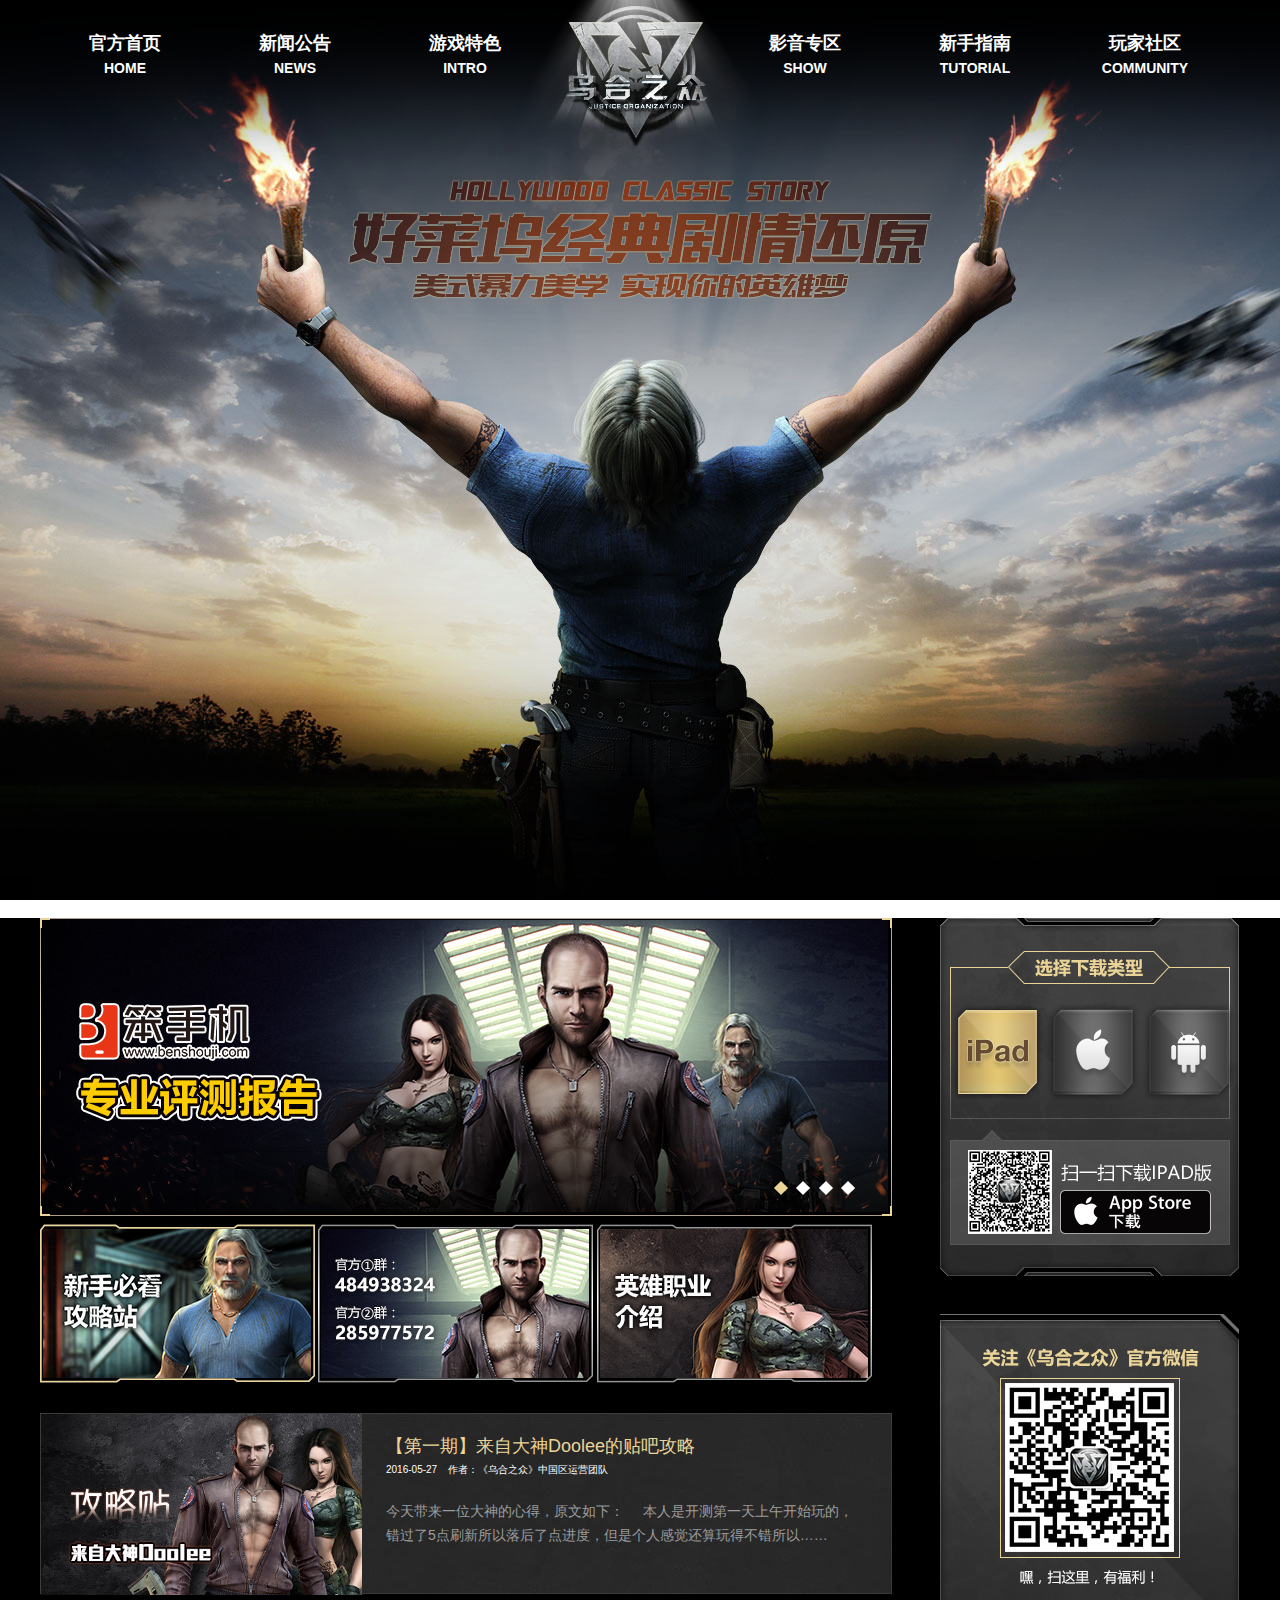
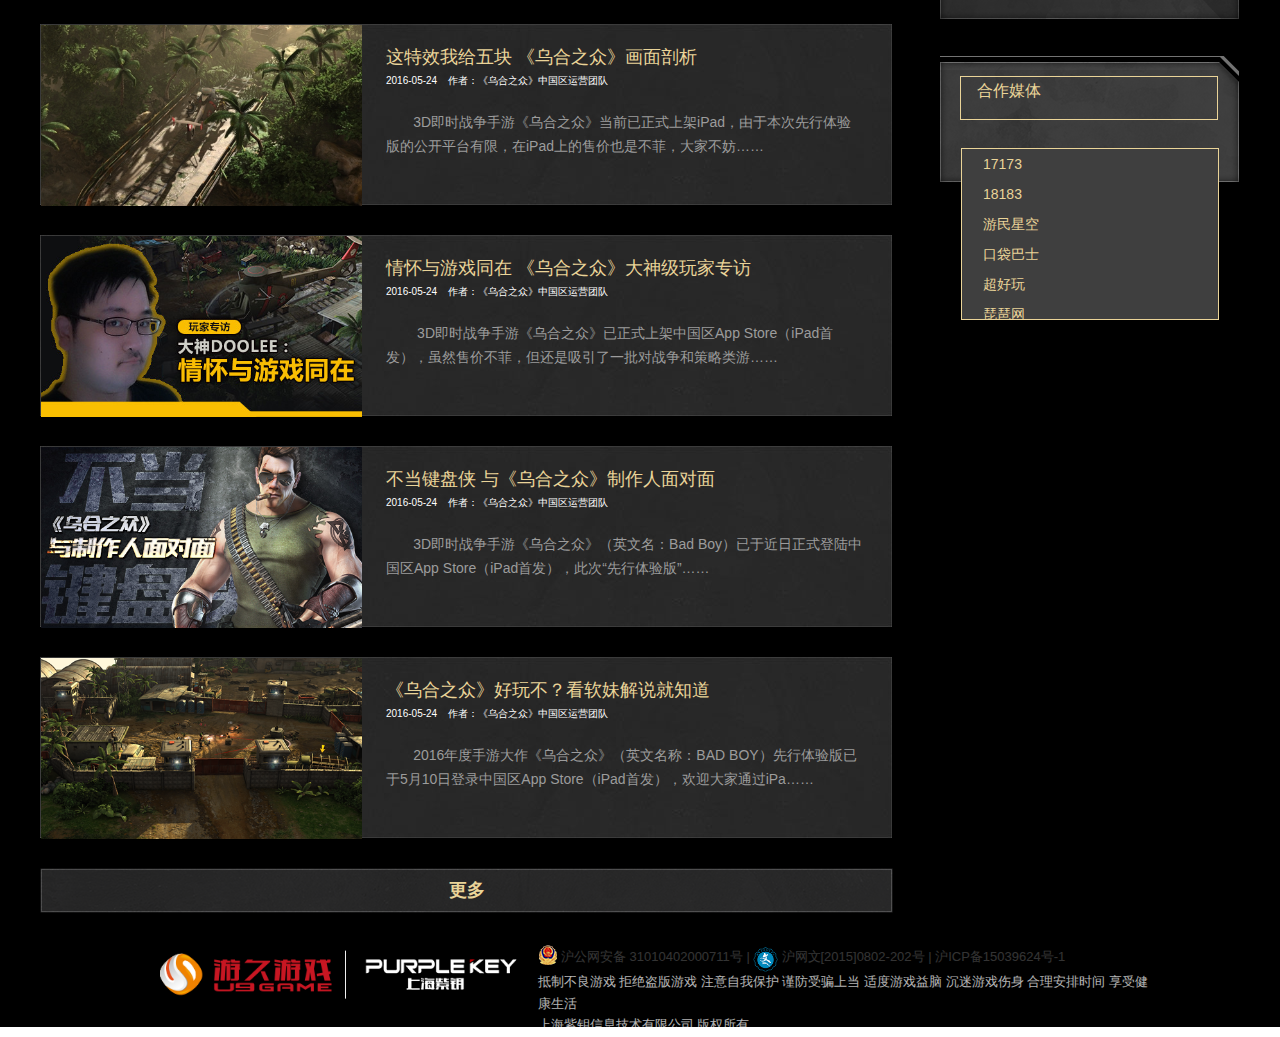
<file: pkey/index_second.html>
<!DOCTYPE html>
<html>
    <head>
        <meta charset="utf-8">
        <title>《乌合之众》官网—苹果发布会演示手游</title>
        <meta name="name" content="IE=edge,chrom=1">
        <link rel="stylesheet" href="css/animate.min.css" media="screen" title="no title" charset="utf-8">
        <meta name="keywords" content="乌合之众,badboy,crytek,ce引擎,游久游戏,紫钥,游久紫钥,乌合之众手游,乌合之众游戏,乌合之众官网,苹果发布会演示手游,2016最受期待手游">
        <meta name="description" content="由全球著名游戏游戏研发商Crytek及欢众科技，历时2年耗资1300万美元联手打造的3D即时战争手游，研发期间即成为“苹果WWDC”发布会现场的演示产品，连续获得了中国游戏产业年会、开发者大会等多项重量级的最受期待手游大奖">
        <meta http-equiv="X-UA-Compatible" content="IE=edge,chrome=1">
        <!--  优先使用 IE最新版本和Chrome-->
        <meta name="renderer" content="webkit">
        <!--360切换对应的极速核-->
        <meta http-equiv="Cache-Control" content="no-siteapp">
        <!--禁止百度转码-->
        <meta name="applicable-device" content="pc">
        <!--百度Pc识别-->
        <meta name="robots" content="all">
        <meta name="copyright" content="游久紫钥">
        <meta name="designer" content="yaodeying">
        <meta name="front-end technicist" content="minchen">
        <meta name="viewport" content="width=device-width,user-scalable=yes">
        <link rel="stylesheet" href="css/style2.css">

        <link href="http://netdna.bootstrapcdn.com/font-awesome/4.5.0/css/font-awesome.min.css" rel="stylesheet">
        <link rel="stylesheet" href="css/swiper-3.3.1.min.css" media="screen" title="no title" charset="utf-8">
        <link rel="stylesheet" href="css/animate.min.css" media="screen" title="no title" charset="utf-8">
    </head>
    <body>
        <header>
            <div class="center" >
                <a href="http://badboy.pkey.cn/"class="logo"><img src="imgs/second_img/h-logo.png" alt="乌合之众LOGO" /></a>
                <h1>《乌合之众》</h1>
                <h2>3D即时战争手游</h2>
                <ul class="h-nav">
                    <li>
                        <a href="http://badboy.pkey.cn/">
                            <em>官方首页</em>
                            <i>HOME</i>
                        </a>
                    </li>
                    <li>
                        <a href="index_three.html">
                            <em>新闻公告</em>
                            <i>NEWS</i>
                        </a>
                    </li>
                    <li>
                        <a href="index_four.html">
                            <em>游戏特色</em>
                            <i>INTRO</i>
                    </li>
                    <li class="h-nav-s">
                        <a href="http://badboy.pkey.cn/cat/media">
                             <em>影音专区</em>
                             <i>SHOW</i>
                        </a>
                    </li>
                    <li>
                        <a href="http://badboy.pkey.cn/guide/" target="_blank">
                            <em>新手指南</em>
                            <i>tutorial</i></a>
                    </li>
        			<li>
                        <a href="http://tieba.baidu.com/f?kw=%E4%B9%8C%E5%90%88%E4%B9%8B%E4%BC%97&amp;ie=utf-8&amp;tp=0" target="_blank">
                            <em>玩家社区</em>
                            <i>community</i>
                        </a>
                    </li>
                </ul>
           </div>
        </header>
        <section class="section-hd">
           <ul>
               <li class="hd1 show ">
                   <a href="http://badboy.pkey.cn/#">
                       <div class="img">
                       </div>
                       <div class="text">
                       </div>
                   </a>
               </li>
               <li class="hd2 hide">
                   <a href="http://badboy.pkey.cn/#">
                       <div class="img">
                       </div>
                       <div class="text">
                       </div>
                   </a>
               </li>
               <li class="hd3 hide">
                   <a href="http://badboy.pkey.cn/#">
                       <div class="img">
                       </div>
                       <div class="text">
                       </div>
                   </a>
               </li>
           </ul>
        </section>
        <section class="content">
            <div class="center">
                <div class="mod-main">
                    <div class="sprite  mod-slide">
                        <div class="mod-slide-img">
                            <div class="wp_bannerize">
                                <div>
                                        <a href="http://www.benshouji.com/yuanchuang/5605053784.html" rel="nofollow" target="_blank">
                                            <img src="imgs/second_img/1-11.jpg" alt="" /width="846"height="292">
                                        </a>
                                </div>
                                <div>
                                    <a href="http://badboy.pkey.cn/news/787" rel="nofollow" target="_blank">
                                            <img src="imgs/second_img/846x292-banner-1-1.jpg" alt="" /width="846"height="292">
                                    </a>
                                </div>
                                <div>
                                    <a href="http://news.17173.com/content/2016-05-08/20160508001000209_1.shtml" rel="nofollow" target="_blank">
                                            <img src="imgs/second_img/846x292-banner173.jpg" alt="" /width="846"height="292">
                                    </a>
                                </div>
                                <div>
                                    <a href="http://badboy.pkey.cn/act/20160506/guide.html" rel="nofollow" target="_blank">
                                        <img src="imgs/second_img/846x292-banner-2-1.jpg" alt="" /width="846"height="292">
                                    </a>
                                </div>
                            </div>
                        </div>
                        <div class="mod-slide-ctrls">
                            <a href="javascript:;"></a>
                            <a href="javascript:;"></a>
                            <a href="javascript:;" class=""></a>
                            <a href="javascript:;" class=""></a>
                        </div>
                    </div>
                    <div class="mod-guide">
                           <a href="http://badboy.pkey.cn/guide/" target="_blank" title="新手必看攻略站">
                                <img src="imgs/second_img/guide1.png" alt="" />
                           </a>
                           <a href="http://jq.qq.com/?_wv=1027&amp;k=2D6WBc4" target="_blank" title="千人群爆满还有3个坑">
                               <img src="imgs/second_img/guide2.png" alt="" />
                           </a>
                            <a href="http://badboy.pkey.cn/cat/roles" target="_blank" style="margin: 0" title="所有英雄都在这里">
                                <img src="imgs/second_img/guide3.png" alt="" />
                            </a>
                    </div>
                    <div class="mod-inews">
                        <ul class="news-list">
                            <li>
                                <a href="http://badboy.pkey.cn/news/894">
                                    <img src="imgs/second_img/未标题-4.jpg" alt="" />
                                    <em>【第一期】来自大神Doolee的贴吧攻略</em>
                                    <i>2016-05-27&nbsp;&nbsp;&nbsp;&nbsp;作者：《乌合之众》中国区运营团队</i>
                                     <p>今天带来一位大神的心得，原文如下：
                                        &nbsp;&nbsp;&nbsp; 本人是开测第一天上午开始玩的，错过了5点刷新所以落后了点进度，但是个人感觉还算玩得不错所以……
                                    </p>
                                </a>
                            </li>
                            <li>
                                <a href="http://badboy.pkey.cn/news/872">
                                    <img src="imgs/second_img/4-1.jpg" alt="" />
                                    <em>这特效我给五块  《乌合之众》画面剖析</em>
                                    <i>2016-05-24&nbsp;&nbsp;&nbsp;&nbsp;作者：《乌合之众》中国区运营团队
                                    </i>
                                     <p>&nbsp;&nbsp;&nbsp;&nbsp;&nbsp;&nbsp;&nbsp;3D即时战争手游《乌合之众》当前已正式上架iPad，由于本次先行体验版的公开平台有限，在iPad上的售价也是不菲，大家不妨……
                                     </p>
                                </a>
                            </li>
                            <li>
                                <a href="http://badboy.pkey.cn/news/867">
                                    <img src="imgs/second_img/1-17.jpg" alt="" />
                                    <em>情怀与游戏同在 《乌合之众》大神级玩家专访</em>
                                    <i>2016-05-24&nbsp;&nbsp;&nbsp;&nbsp;作者：《乌合之众》中国区运营团队</i>
                                     <p>&nbsp;&nbsp;&nbsp;&nbsp;&nbsp;&nbsp;&nbsp; 3D即时战争手游《乌合之众》已正式上架中国区App Store（iPad首发），虽然售价不菲，但还是吸引了一批对战争和策略类游……</p>
                                </a>
                            </li>
                            <li>
                                <a href="http://badboy.pkey.cn/news/860">
                                    <img src="imgs/second_img/1-18.jpg" alt="" />
                                    <em>不当键盘侠 与《乌合之众》制作人面对面</em>
                                    <i>2016-05-24&nbsp;&nbsp;&nbsp;&nbsp;作者：《乌合之众》中国区运营团队</i>
                                     <p>&nbsp;&nbsp;&nbsp;&nbsp;&nbsp;&nbsp; 3D即时战争手游《乌合之众》（英文名：Bad Boy）已于近日正式登陆中国区App Store（iPad首发），此次“先行体验版”……</p>
                                </a>
                            </li>
                            <li>
                                <a href="http://badboy.pkey.cn/news/855">
                                    <img src="imgs/second_img/2015-12-23_203616_副本.png" alt="" />
                                    <em>《乌合之众》好玩不？看软妹解说就知道</em>
                                    <i>2016-05-24&nbsp;&nbsp;&nbsp;&nbsp;作者：《乌合之众》中国区运营团队</i>
                                     <p>&nbsp;&nbsp;&nbsp;&nbsp;&nbsp;&nbsp; 2016年度手游大作《乌合之众》（英文名称：BAD BOY）先行体验版已于5月10日登录中国区App Store（iPad首发），欢迎大家通过iPa……</p>
                                </a>
                            </li>
                            <a href="index_three.html" class="sprite more">更多</a>
                        </ul>
                    </div>
                </div>
            <aside class="mod-aside">
                <div class="sprite mod-down">
                    <div class="down-tab">
                        <a href="javascript:;"data-class="ipad_on"class="sprite
                            ipad ipad_on">
                        </a>
                        <a href="javascript:;"data-class="iphone_on"class="sprite iphone">
                        </a>
                        <a href="javascript:;" data-class="andriod-on"class="sprite andriod">
                        </a>
                    </div>
                    <div class="down-tabMain">
                        <div class="box sprite down-panle1"style="display:block">

                        </div>
                        <div class="box sprite down-panle2">

                        </div>
                        <div class="box sprite down-panle2">

                        </div>
                    </div>
                </div>
                <div class="sprite mod-weixin">

                </div>
                <div class="sprite mod-links">
                    <div id="mod-links-select" class="footer-mt-lnk">
                        <span>合作媒体</span>
                        <i class="sprite icon-arrowdown"></i>
                    </div>
                    <div id="mod-links-content" class="footer-mt-st">
                        <a href="http://news.17173.com/z/badboy/" target="_blank">17173</a>
                        <a href="http://www.18183.com/whzz/" target="_blank">18183</a>
                        <a href="http://shouyou.gamersky.com/z/badboy/" target="_blank">游民星空</a>
                        <a href="http://www.ptbus.com/whzz/" target="_blank">口袋巴士</a>
                        <a href="http://www.18touch.com/zhuan/10316050" target="_blank">超好玩</a>
                        <a href="http://www.pipaw.com/badboy/" target="_blank">琵琶网</a>
                        <a href="http://online.gamedog.cn/detail/499108/" target="_blank">游戏狗</a>
                        <a href="http://www.youxiduo.com/game/z133938/" target="_blank">游戏多</a>
                        <a href="http://www.1688wan.com/whzz/" target="_blank">1688玩</a>
                        <a href="http://www.mofang.com/badboy/" target="_blank">魔方网</a>
                        <a href="http://www.gao7.com/whzz" target="_blank">搞趣网</a>
                        <a href="http://zhuanqu.candou.com/whzz" target="_blank">蚕豆网</a>
                        <a href="http://www.wankr.com.cn/zt/whzz/" target="_blank">玩客</a>
                        <a href="http://www.3dmgame.com/games/badboy/" target="_blank">3DM</a>
                        <a href="http://www.4399.cn/" target="_blank">4399手机游戏网</a>
                    </div>

                </div>

            </aside>
            </div>
            <footer>
                <div class="fcenter">
                    <div class="copyLeft">
                        <img src="imgs/first_img/logo.png" alt="" />
                    </div>
                    <div class="copyRight">
                        <span >
                            <img src="imgs/first_img/beian.png" alt="" />
                        </span>
                        <span class="lv"> 沪公网安备 31010402000711号 |</span>
                        <span class="whjy">
                            <img src="imgs/first_img/whjy.png" alt="" />
                        </span>
                        <span class="wen"> 沪网文[2015]0802-202号 | 沪ICP备15039624号-1</span></br>
                        <span class="text">抵制不良游戏 拒绝盗版游戏 注意自我保护 谨防受骗上当 适度游戏益脑 沉迷游戏伤身 合理安排时间 享受健康生活</br>上海紫钥信息技术有限公司 版权所有</span>
                    </div>
                </div>
            </footer>
    </section>


    </body>
<script src="js/jquery-1.10.1.min.js" charset="utf-8"></script>
<script src="js/swiper-3.3.1.min .js" charset="utf-8"></script>
    <script type="text/javascript">
        // 第一页切换
    window.onload = function(){
        $(window).resize(function(e){
            var ev = e || window.event;
            $('.section-hd').width($(window).width());
            $('.section-hd').height($(window).height());
            var h = $(window).height();
        });
        var canMouse = true;
        $(document).on('mousewheel',function(event,delta,deltaX,deltaY){
            event = event || window.event;
            var delta = (event.originalEvent.wheelDelta && (event.originalEvent.wheelDelta > 0 ? 1 : -1)) ||  // chrome & ie
            (event.originalEvent.detail && (event.originalEvent.detail > 0 ? -1 : 1));
            var h = $(window).height()-10;
            if (canMouse) {
                if ($(document).scrollTop()<h) {
                    event.preventDefault();
                }
            if (delta < 0&&$(document).scrollTop()<h) {
                canMouse = false;
                event.preventDefault();
                $("html,body").stop(false).animate({scrollTop:h},1000,'linear',function(){canMouse=true});
            }else if (delta>0&&$(document).scrollTop()>10&&$(document).scrollTop()<h+20){
                canMouse = false;
                event.preventDefault();
                $("html,body").stop(false).animate({scrollTop:0},1000,'linear',function(){canMouse=true});
            }
            }else {
                event.preventDefault();
            }
        });
        var title_imgs = $(".section-hd ul li a .img");
        var title_texts = $(".section-hd ul li a .text");
        for (var i = 0; i < title_imgs.length; i++) {
            title_imgs.eq(i).css({
                "background":"url(imgs/second_img/hd"+(i+1)+".jpg) no-repeat center 0",
                "width":"100%",
                "height":"100%"
            });
        };
        for (var i = 0; i < title_texts.length; i++) {
            title_texts.eq(i).css({
                "background":"url(imgs/second_img/text"+(i+1)+".png) no-repeat center 0 ",
            });
            title_texts.eq(0).addClass('animated fadeInDown');
            title_texts.eq(1).addClass('animated fadeInUp');
            title_texts.eq(2).addClass('animated fadeInLeft');
        };
        var index = 0;
        var timer = setInterval(function(){
            index++;
            if (index>=3) {
                index=0;
                for (var j = 0; j< $(".section-hd ul li a .text").length; j++) {
                    $(".section-hd ul li a .text").removeClass("text"+(j+1));
                }
            }
            for (var i = 0; i < $(".section-hd ul li").length; i++) {
                    $(".section-hd ul li").eq(i).addClass("hide");
                    $(".section-hd ul li").eq(i).removeClass("show");
                    $(".section-hd ul li").eq(index).addClass("show");
            }
        },7000);
        // 第一个切换
        var ifoucs = function(){
            var $ctrl = $('.mod-slide-ctrls');
            var $imgBox = $('.wp_bannerize');
            var $img = $('.wp_bannerize div');
            var  l = $img.length;
            var w = $img.width();
            $imgBox.width(l*w);
            $ctrl.find("a").eq(0).addClass("on");
            var focusT;
            function focus(){
                focusT = setInterval(function(){
                    var i = $ctrl.find("a.on").index();
                    i++;
                    if (i >l-1)i=0;
                    $ctrl.find("a").removeClass("on").eq(i).addClass("on");
                    $imgBox.stop(true,true).animate({
                        "left":-w*i
                    },600);
                },8000)
            };
            focus();
            // 幻灯
            $ctrl.find("a").click(function(){
                clearInterval(focusT);
                var i = $(this).index();
                $ctrl.find("a").removeClass("on").eq(i).addClass("on");
                $imgBox.stop(true,true).animate({
                    "left":-w*i
                },600,function(){
                    focus();
                })
            });
        }();
        var down = function(){
            $(".down-tab a").mouseenter(function(){
                $.each($(".down-tab a"),function(){
                    $(this).removeClass($(this).data("class"));
                })
                $(this).addClass($(this).data("class"));
                var i = $(this).index();
                $('.down-tabMain .box').stop(true,true);
                $(".down-tabMain .box").hide().eq(i).fadeIn(600);
            });

        }();

        var links = function(){
            var ft = document.getElementById("mod-links-select"),
                mt = document.getElementById("mod-links-content");
                if (ft&&mt) {
                    stopBubble = function(e){
                        if (e &&e.stopPropagation){
                            e.stopPropagation();
                        }else{
                            window.event.cancelBubble = true;
                        }
                    }
                };
                ft.onclick = function(event){
                    mt.style.display = "block";
                    stopBubble(event);
                    document.onclick = function(){
                        mt.style.display = "none";
                        document.onclick = null;
                    }
                }
                mt.onclick = function(event){
                    stopBubble(event);
                }

        }();


    }
    </script>




</html>
</file>
<file: pkey/css/style1.css>
html,body{
    -webkit-font-smoothing:antialiased;
    -moz-osx-font-smoothing:grayscale;
    margin: 0px;
    padding: 0px;
    width: 100%;
    height: 100%;
    overflow: hidden;
    font-family: 'Raleway',sans-serif;
    position: relative;
}
a {
    text-decoration: none;
    outline: none;
    border: none;
    background: none;
}
.swiper-container {
    width: 100%;
    height: 100%;
    margin-left: auto;
    margin-right: auto;
}
.swiper-slide {
    width: 100%;
    height: 100%;
}
.preloader {
    position: fixed;
    left:0px;
    top:0px;
    width: 100%;
    height: 100%;
    z-index: 1;
    background: white;
}
.fadeOut {
    animation-name: fadeOut;
}
.animated {
    animation-duration: 1s;
    animation-duration: 1s;
}
@keyframes fadeOut {
    0%{
        opacity: 1;
    }
    100%{
        opacity: 1;
    }
}
.preloader .ball-scale-ripple {
    position: absolute;
    display: block;
    left:50%;
    top:50%;
    margin-left: -25px;
    margin-top: -25px;
}
.ball-scale-ripple > div {
    border: 2px solid #151515;
    height: 50px;
    width: 50px;
    border-radius: 100%;

}
@keyframes ball-scale-ripple {
    0%{
        transform: scale(0.1);
        opacity: 1;
    }
    70%{
        transform: scale(1);
        opacity: 0.7
    }
    100%{
        opacity: 0;
    }
}
.bg-container-slideshow {
    position: fixed;
    z-index: -1;
    background: none;
}
.backstretch {
    left:0px;
    top:0px;
    margin: 0px;
    padding: 0px;
    z-index: -2;
    position: absolute;
}
.backstretch img {
    position: absolute;
    margin: 0px;
    padding: 0px;
    border: none;
    top:0px;
}
.logo {
    position: absolute;
    display: block;
    height: auto;
    width: 100%;
    top:50px;
    text-align: center;
}
.page-container {
    width: 100%;
    height:100%;
    overflow: hidden;
    top:0px;
    left:0px;
    position: relative;
}
.home-section {
    width: 100%;
    height: 100%;
    top:0px;
    left:0px;
    position: absolute;
}
.about-section {
    width: 100%;
    height: 100%;
    top:0px;
    left:-100%;
    position: absolute;
    background:white;
    opacity: 0.9;
}
.content-section {
    width: 100%;
    height: 100%;
    top:0px;
    left:100%;
    position: absolute;
    background: white;
    opacity: 0.9;
    z-index: 3;
}
.home-section,.about-section,.content-section{
    transition: all 700ms cubic-bezier(0.33, 0.88, 0.71, 1.39);
}
.left {
    height: 60px;
    position: absolute;
    top:45%;
    z-index: 3;
}
#btn1 {
    z-index: 3;
    height: 60px;
    border: none;
    background-color: black;
    position: absolute;
    outline: none;
    padding: 0px;
}
.left:hover #btn1{
    -webkit-animation:changeWidth 500ms ease;
    -webkit-animation-fill-mode:forwards;
}
@-webkit-keyframes changeWidth {
    0%{
        width: 0px;
    }
    10%{
        width: 10px
    }
    20%{
        width: 20px;
    }
    30%{
        width: 30px;
    }
    40%{
        width: 40px;
    }
    50%{
        width: 50px;
    }
    60%{
        width: 60px;
    }
    70%{
        width: 70px;
    }
    80%{
        width: 80px;
    }
    100%{
        width: 90px;
    }
}

.arrow-label-left{
    z-index: 3;
    top:-0.1px;
    padding: 0px;
    width: 120px;
    margin: 0px;
    height: 60px;
    color:white;
    position: absolute;
    background-color: red;
    line-height: 60px;
    left:90px;
    -webkit-transform: rotateY(90deg);
    -webkit-transform-origin: 0% 50%;
}
@-webkit-keyframes changeArrow {
    0% {
        -webkit-transform: rotateY(90deg);
        -webkit-transform-origin: 0% 50%;
    }
    100%{
        -webkit-transform: rotateY(0deg);
    }
}
.left:hover .arrow-label-left{
    -webkit-animation:changeArrow 500ms 600ms ease;
    -webkit-animation-fill-mode:forwards;
}
.arrow-wrap-left{
    display: inline-block;
    position: absolute;
    font-size: 60px;
    color:white;
    font-weight: lighter;
    margin-top: -40px;
    left:30px;
    border: none;
}
.left:hover .arrow-wrap-left {
    transform: scale(0.7);
}
/*right*/
.right {
    height: 60px;
    position: absolute;
    top:45%;
    z-index: 3;
    right:0px;
}
#btn2 {
    z-index: 3;
    height: 60px;
    right:0px;
    border: none;
    background-color: black;
    position: absolute;
    outline: none;
    padding: 0px;
    margin: 0px;
}
.right:hover #btn2{
    -webkit-animation:changeWidth 500ms ease;
    -webkit-animation-fill-mode:forwards;
}
.arrow-wrap-right{
    display: inline-block;
    position: absolute;
    font-size: 60px;
    color:white;
    font-weight: lighter;
    margin-top: -40px;
    right:30px;
    border: none;
}
.right:hover .arrow-wrap-right {
    transform: scale(0.7);
}

.arrow-label-right{
    z-index: 3;
    top:-0.1px;
    padding: 0px;
    width: 120px;
    height: 60px;
    color:white;
    position: absolute;
    background-color: red;
    line-height: 60px;
    right:90px;
    border: none;
    -webkit-transform: rotateY(90deg);
    -webkit-transform-origin:right;
}
.right:hover .arrow-label-right{
    -webkit-animation:changeArrow_right 500ms 600ms ease;
    -webkit-animation-fill-mode:forwards;
}
@-webkit-keyframes changeArrow_right {
    0% {
        -webkit-transform: rotateY(90deg);
        -webkit-transform-origin:right;
    }
    100%{
        -webkit-transform: rotateY(0deg);
    }
}

/*content-container*/
.content-container {
    text-align: center;
    z-index: 3;
    width: 80%;
    height: 60%;
    top:30%;
    left:10%;
    position: absolute;
    text-align: center;
}
.content-container h3 {
    margin:0px auto;
    opacity: 0;
    -webkit-animation:fadeInDown 800ms 800ms ease;
    -webkit-animation-fill-mode:forwards;
}
@-webkit-keyframes fadeInDown {
    0%{
        opacity: 0;
        margin: 0px;
    }
    25%{
        opacity: 0.25;
        margin-top: 100px;
    }
    50%{
        opacity: 0.5;
        margin-top: 200px;
    }
    75%{
        opacity: 0.75;
        margin-top: 300px;
    }
    100%{
        opacity: 1;
        margin-top: 400px;
    }
}
/*stargame*/
.stargame ,.savemessage{
    width: 130px;
    height: 50px;
    background-color: #f7001f;
    border: 2px solid  #f7001f;
    outline: none;
    font-size: 15px;
    color:white;
    margin-top: 120px;
    opacity: 0;
    -webkit-animation:fadeInDown 1s 1.5s ease;
    -webkit-animation-fill-mode:forwards;
}
@-webkit-keyframes changeBackground {
    0%{
        background-color: #f7001f;
    }
    100%{
        background-color: none;
    }
}
.stargame,.stargame::after,.savemessage,.savemessage::after {
    transition: all 0.3s ease-in;
    -webkit-transition: all 0.3s ease-in;
    -moz-transition: all 0.3s ease-in;
    -o-transition: all 0.3s ease-in;
    -ms-transition: all 0.3s ease-in;
}
.stargame,.stargame::after,.savemessage,.savemessage::after{
    position: relative;
    display: inline-block;
    cursor: pointer;
    outline: none;
    text-align: center;
    -moz-backface-visibility: hidden;
    -webkit-backface-visibility: hidden;
    backface-visibility: hidden;
    overflow: hidden;
    font-family: 'Josefin Sans', sans-serif;
    font-weight: 700;
    font-size: 12px;
    text-transform: uppercase;
    letter-spacing: 2px;
}
.stargame::after ,.savemessage::after{
    content: attr(data_text);
    position: absolute;
    color:red;
    font-size: 12px;
    left:0px;
    top:0px;
    background: none;
    padding: 17px 35px;
    transform-origin: -25% 50%;
    -moz-transform-origin: -25% 50%;
    -webkit-transform-origin: -25% 50%;
    -o-transform-origin: -25% 50%;
    -ms-transform-origin: -25% 50%;
    transform: rotate3d(0, 0, 1, 45deg);
    -moz-transform: rotate3d(0, 0, 3, 45deg);
    -webkit-transform: rotate3d(0, 0, 3, 45deg);
    -o-transform: rotate3d(0, 0, 3, 45deg);
    -ms-transform: rotate3d(0, 0, 3, 45deg);
}
.stargame:hover,.savemessage:hover {
    background-color: rgba(255, 255, 255, 0);
    color: rgba(255, 255, 255, 0);
}
.stargame:hover:after,.savemessage:hover:after{
    transform: rotate3d(0,0,1,0deg);
    -moz-transform: rotate3d(0, 0, 3, 0deg);
    -webkit-transform: rotate3d(0, 0, 3, 0deg);
    -o-transform: rotate3d(0, 0, 3, 0deg);
    -ms-transform: rotate3d(0, 0, 3, 0deg);
}
.guide {
    width: 200px;
    height: 60px;
    text-align: center;
    left:50%;
    margin-left: -100px;
    position: absolute;
    bottom: 20px;
    animation-delay: 1.5s;
}
.guide  img {
    width: 100%;
    height: 100%;
}

footer {
    position: fixed;
    bottom: 0px;
    left:0px;
    width: 100%;
    height: 107px;
    background-color:black;
}
.fcenter {
    width: 80%;
    height: 100%;
    margin:0 auto;
    clear: both;
}
.copyLeft {
    width: 40%;
    height: 60px;
    float: left;
    margin-top: 25px;
}
.copyLeft img {
    width: 100%;
    height: 60px;
}
.copyRight {
    width: 60%;
    height: 50px;
    float: right;
    margin-top: 25px;
}
.lv{
    color:white;
    opacity: 0.2;
    font-size: 13px;
}
.whjy {
    width: 25px;
    height: 25px;
    display: inline-block;
}
.whjy img {
    width: 100%;
    height: 100%;
}
.wen {
    color:white;
    opacity: 0.2;
    font-size: 13px;
}
.text {
    color:white;
    font-size: 13px;
    line-height: 10px;
    opacity: 0.7;
}


/*about-section*/
.about-section {
    width: 100%;
    height: 100%;
    z-index: 3;
}
.company-desc {
    width: 50%;
    height: 20%;
    left:25%;
    text-align: center;
    top:20%;
    position: absolute;
}
.key {
    text-align:center;
    color:#6a6a6a;
    margin-bottom:5px;
    font-size: 15px;
}
.title-with-border,.highlight {
    font-size: 55px;
    margin-top: 15px;
}
.highlight {
    color:#f7001f;
}

.title-with-border::before {
    content:'';
    position: absolute;
    display: block;
    width: 140px;
    height: 1px ;
    left:50%;
    bottom: 25px;
    transform: translateX(-50%);
    background-color: #151515;
    box-sizing: border-box;
    z-index: 3;
}
.title-with-border::after{
    width: 1px;
    height: 50px;
    bottom: -25px;
    transform: translateX(0%);
    content: '';
    position: absolute;
    display: block;
    left:50%;
    z-index: 3;
    background-color: #151515;
    box-sizing: border-box;
}
.presentation {
    width: 60%;
    height: 40%;
    top:48%;
    left:20%;
    position: absolute;
    clear: both;
}
.quote-left{
    width: 46%;
    height: 100%;
    float: left;
    font-family: 'Raleway', sans-serif;
    font-size: 14px;
    font-weight: 500;
}
.quote-left {
    height: 25px;
    margin-bottom: 12px;
    border-left: 2px solid #ff0000;
    padding-left: 10px;
}
.quote-game {
   line-height: 28px;
   color:black;
}
.quote-right {
    width: 46%;
    height: 100%;
    float: right;
    margin-top: -20px;
    margin-left: 20px;
    font-family: 'Raleway', sans-serif;
    font-size: 14px;
    font-weight: 500;
}
.event {
    margin-bottom: 12px;
    border-left: 2px solid #ff0000;
    padding-left: 10px;
    height: 25px;
}
.timechange {
    line-height: 28px;
    color:black;
}
.arrow-about{
    height: 60px;
    width: 180px;
    position: absolute;
    top:45%;
    z-index: 3;
    right:0px;
}
#btn3 {
    z-index: 3;
    height: 60px;
    right:0px;
    width: 90px;
    border: none;
    background-color: black;
    position: absolute;
    outline: none;
    padding: 0px;
    margin: 0px;
}
.arrow-right{
    z-index:3;
    display: inline-block;
    position: absolute;
    font-size: 60px;
    color:white;
    font-weight: lighter;
    margin-top: -40px;
    right:30px;
    border: none;
}
.arrow-about:hover .arrow-right{
    transform: scale(0.7);
}
.arrow-home{
    z-index: 3;
    top:-0.1px;
    padding: 0px;
    width: 120px;
    height: 60px;
    color:white;
    position: absolute;
    background-color: red;
    line-height: 60px;
    right:90px;
    border: none;
    -webkit-transform: rotateY(90deg);
    -webkit-transform-origin:right;
}
.arrow-about:hover .arrow-home{
    -webkit-animation:changeArrow_right 500ms 600ms ease;
    -webkit-animation-fill-mode:forwards;
}
/*content-section */
.content-about {
    height: 60px;
    width: 180px;
    position: absolute;
    top:45%;
    z-index:4;
    left:0px;
}
.all-content{
    width: 80%;
    height: 60%;
    top:25%;
    left:10%;
    position: absolute;
    clear: both;
}
@media (min-width:768px) {
    .col-sm-12{
        width: 100%;
        left:1%;
    }
}
@media (min-width:768px) {
    .col-sm-12{
        float: left;
    }
}
@media (max-width:767px) {
    .all-content .content-section .content-details {
        padding-top: 50px;
    }
    .all-content .content-section{
        position: relative;
        display: block;
        margin-top: 50px;
        height: auto;
        top:0%;
        transition: translateY(0%);
        padding-bottom: 50px;
    }
}
#btn4 {
    z-index: 3;
    height: 60px;
    left:0px;
    width: 90px;
    border: none;
    background-color: black;
    position: absolute;
    outline: none;
    padding: 0px;
    margin: 0px;
}
#btn5 {
    z-index: 3;
    height: 60px;
    left:0px;
    width: 90px;
    border: none;
    background-color: black;
    position: absolute;
    outline: none;
    padding: 0px;
    margin: 0px;
}
.about-left {
    z-index:3;
    display: inline-block;
    position: absolute;
    font-size: 60px;
    color:white;
    font-weight: lighter;
    margin-top: -40px;
    right:30px;
    border: none;
}
.content-about:hover .about-left{
    transform: scale(0.7);
}
.about-home {
    z-index: 3;
    top:-0.1px;
    padding: 0px;
    width: 120px;
    height: 60px;
    color:white;
    position: absolute;
    background-color: red;
    line-height: 60px;
    left:90px;
    border: none;
    -webkit-transform: rotateY(90deg);
    -webkit-transform-origin:left;
}
.content-about:hover .about-home{
    -webkit-animation:changeArrow 500ms 600ms ease;
    -webkit-animation-fill-mode:forwards;
}
.content-details {
    width: 50%;
    height: 30%;
    margin:0 auto;
    text-align: center;
}
.title-border::before {
    content:'';
    position: absolute;
    display: block;
    width: 140px;
    height: 1px ;
    left:50%;
    top:125px;
    transform: translateX(-50%);
    background-color: #151515;
    box-sizing: border-box;
    z-index: 3;
}
.title-border::after{
    width: 1px;
    height: 50px;
    top:25%;
    transform: translateX(0%);
    content: '';
    position: absolute;
    display: block;
    z-index: 3;
    background-color: #151515;
    box-sizing: border-box;
    left:50%;
    top:125px;
}
.title-border,.highlight {
    font-size: 55px;
    margin-top: 15px;
}
.icon-container {
    width: 80%;
    height: 50%;
    top:42%;
    left:10%;
    position: absolute;
}
.home{
    width: 120px;
    height: 120px;
    border-radius: 50%;
    background-color: red;
    text-align: center;
    margin: 0 auto;
    border: 2px solid  red;
    transition: All 0.4s ease-in-out
}
.house:hover .home,.fa-home {
    -webkit-transform: rotateY(360deg);
    -moz-transform: rotateY(360deg);
    -ms-transform: rotateY(360deg);
    -o-transform: rotateY(360deg);
    transform: rotateY(360deg);
}
.house:hover .home{
    background-color: white;
}
.home>i {
    font-size: 50px;
    color:white;
    line-height: 120px;
}
.house:hover .fa-home {
    color: #f7001f;
}
.house:hover .titleone {
    color: #f7001f;
}
.home::after {
    content: '';
    position: absolute;
    display: block;
    width: 2px ;
    height: 15px;
    margin-left: 60px;
    transition: translateX(-50%);
    background:#f7001f;
}
.house {
    width: 32.3333333%;
    text-align: center;
    overflow: hidden;
    float: left;
}
.house p {
    font-family: 'Raleway', sans-serif;
    font-weight: 500;
    font-size: 14px;
    margin-top: 50px;
    letter-spacing: normal;
    color:#151515;
}
.address {
    position: relative;
    float: left;
    display: block;
    width: 100%;
    margin-top: 35px;
}
.desc {
    position: relative;
    float: left;
    opacity: 1;
    margin-top: 5px;
    text-align: center;
    width: 100%;
}
.desc p {
    font-family: 'Raleway', sans-serif;
    font-weight: 500;
    font-size: 14px;
    margin: 0px;
    line-height: 28px;
    text-align: center;
    letter-spacing: normal;
    color:#151515;
}
.phone {
    width: 32.33333333%;
    text-align: center;
    float: left;
}

.small-phone {
    width: 120px;
    height: 120px;
    border-radius: 50%;
    background-color: red;
    text-align: center;
    margin: 0 auto;
    transition: All 0.4s ease-in-out;
    border: 2px solid #f7001f;
}
.small-phone::after {
    content: '';
    position: absolute;
    display: block;
    width: 2px ;
    height: 15px;
    margin-left: 60px;
    transition: translateX(-50%);
    background:#f7001f;
}
.phone:hover .small-phone , .fa-phone{
    -webkit-transform: rotateY(360deg);
    -moz-transform: rotateY(360deg);
    -ms-transform: rotateY(360deg);
    -o-transform: rotateY(360deg);
    transform: rotateY(360deg);
}
.phone:hover .small-phone {
    background-color: white;
}
.small-phone> i {
    font-size: 50px;
    color:white;
    line-height: 120px;
}
.phone:hover .fa-phone {
    color: #f7001f;
}
.phone:hover .titletwo {
    color: #f7001f;
}
.tact {
    float: left;
    width: 32.333333%;
    text-align: center;
}
.small-email {
    width: 120px;
    height:120px;
    border-radius: 50%;
    background-color: red;
    text-align: center;
    margin: 0 auto;
    transition: All 0.4s ease-in-out;
    border: 2px solid #f7001f;
}
.small-email::after {
    content: '';
    position: absolute;
    display: block;
    width: 2px ;
    height: 15px;
    margin-left: 60px;
    transition: translateX(-50%);
    background:#f7001f;
}
.small-email>i {
    font-size:50px;
    color:white;
    line-height:120px;
}
.tact:hover .small-email, .fa-envelope-o{
    -webkit-transform: rotateY(360deg);
    -moz-transform: rotateY(360deg);
    -ms-transform: rotateY(360deg);
    -o-transform: rotateY(360deg);
    transform: rotateY(360deg);
}
.tact:hover .small-email {
    background-color: white;
}
.tact:hover .fa-envelope-o{
    color: #f7001f;
}
.tact:hover .titlethree {
    color: #f7001f;
}
/*send-message*/
.centering-x {
    position: absolute;
    display: inline-block;
    left:50%;
    bottom:-50px;
    color:#151515;
    z-index: 3;
    text-align:center;
    font-size: 13px;
    font-family: 'FontAwesome';
}
.centering-y {
    position: absolute;
    display: inline-block;
    left:50%;
    top:10px;
    color:#151515;
    z-index: 3;
    text-align: center;
    font-size: 13px;
    font-family: 'FontAwesome';
}
.centering-x p{
    margin: 0;
}
.centering-y p{
    margin: 0;
}
.send-message-one>i {
    font-size: 20px;
    opacity: 0;
}
.return-message-one>i{
    font-size: 20px;
    opacity: 0;
}

.send-message-two>i{
    font-size: 20px;
    opacity: 1;
}
.return-message-two>i {
    font-size: 20px;
    opacity: 1;
}
.centering-x:hover .send-message-one>i{
    -webkit-transform: translateY(100%);
    -moz-transform: translateY(100%);
    -ms-transform: translateY(100%);
    -o-transform: translateY(100%);
    transform: translateY(100%);
    opacity: 1;
}
.centering-y:hover .return-message-one>i {
    -webkit-transform: translateY(2px);
    -moz-transform: translateY(2px);
    -ms-transform: translateY(2px);
    -o-transform: translateY(2px);
    transform: translateY(2px);
    opacity: 1;
}
.centering-x:hover .send-message-two>i{
    -webkit-transform: translateY(100%);
    -moz-transform: translateY(100%);
    -ms-transform: translateY(100%);
    -o-transform: translateY(100%);
    transform: translateY(100%);
    opacity: 0;
}
.centering-y:hover .return-message-two>i {
    -webkit-transform: translateY(2px);
    -moz-transform: translateY(2px);
    -ms-transform: translateY(2px);
    -o-transform: translateY(2px);
    transform: translateY(2px);
    opacity: 0;
}
/*next-page*/
.send-message-one>i,.send-message-two>i{
    transition: all 0.3s ease-in;
    -webkit-transition: all 0.3s ease-in;
    -moz-transition: all 0.3s ease-in;
    -o-transition: all 0.3s ease-in;
    -ms-transition: all 0.3s ease-in;
}
/*return*/
.return-message-one>i,.return-message-two>i{
    transition: all 0.3s ease-in;
    -webkit-transition: all 0.3s ease-in;
    -moz-transition: all 0.3s ease-in;
    -o-transition: all 0.3s ease-in;
    -ms-transition: all 0.3s ease-in;
}
/*.second-wrapper*/
.contant-details {
    width: 100%;
    height: 100%;
    left:0%;
    top:0%;
    position: absolute;
}
/*.second-wrapper*/
.second-wrapper {
    width: 100%;
    height: 100%;
    top:0%;
    left: 0%;
    position: absolute;
}
.centering {
    width: 80%;
    height: 60%;
    left:10%;
    top:20%;
    position: absolute;
}
.stop {
    font-size: 55px;
    margin-top: 15px;
}
h2,h3 {
    text-align: center;
}

.stop::before {
    content:'';
    position: absolute;
    display: block;
    width: 140px;
    height: 1px ;
    left:50%;
    top:125px;
    transform: translateX(-50%);
    background-color: #151515;
    box-sizing: border-box;
    z-index: 3;
}
.stop::after{
    width: 1px;
    height: 50px;
    bottom: 55px;
    transform: translateX(0%);
    content: '';
    position: absolute;
    display: block;
    left:50%;
    z-index: 3;
    background-color: #151515;
    box-sizing: border-box;
    top:125px;
}
.form-container {
    width: 80%;
    height: 30%;
    left:10%;
    top:40%;
    position: absolute;
}
.small-title {
    color:#6a6a6a;
    font-size: 13px;
}
.form-left {
    width: 50%;
    height: 100%;
    float: left;
}

.form-right {
    width: 45%;
    padding-left: 10px;
    float: left;
    opacity: 0.7;
    margin-left: 20px;
    border-bottom: 2px solid #151515;
    margin-top: 8px;
    margin-left: 29px;
}

.form-row {
    position: relative;
    display: block;
    overflow: hidden;
    margin-bottom: 10px;
    float: left;
    width: 100%;
    overflow: hidden;
    border-bottom: 2px solid #151515;
}
.contact-name,.contact-email {
    position: relative;
    display: block;
    float: left;
    border: none;
    outline: none;
    background: none;
    font-weight: 500px;
    font-size: 14px;
    width: 100%;
    overflow: hidden;
    color:#151515;
    padding: 0px 10px 0px 50px;
    height: 56px;
    opacity: 0.7;
    margin-top: -55px;
}
.form-row span {
    display: inline-block;
    z-index: 3;
}
.special {
    z-index: 5;
    float: left;
}
.row > .contact-message {
    height: 100px;
    resize: none;
    position: relative;
    border: none;
    display: block;
    font-weight: 500;
    outline: none;
    font-weight: none;
    font-size: 14px;
    width: 80%;
    overflow: hidden;
    color:#151515;
    opacity: 0.7;
    float:right;
}
.save {
    width: 200px;
    height: 60px;
    left:45%;
    top:70%;
    position: absolute;
}
.savemessage {
    width: 130px;
    height: 50px;
    background-color: #f7001f;
    border: 2px solid  #f7001f;
    outline: none;
    font-size: 15px;
    color:white;
    opacity: 0;
    -webkit-animation:fadeInDown 1s 1.5s ease;
    -webkit-animation-fill-mode:forwards;
}
@media (max-width:900px) {
    .col-lg-6 {
        width: 100%;
    }
    .col-lg-7 {
        width: 100%;
        margin-top: 180px;
    }
    .col-lg-a {
        width: 100%;
        margin-left: -42px;
        top:35%;
    }
    .centering-x{
        display: none;
    }
    .col-lg-8 {
        width: 100%;
        top:2%;
    }
    .col-lg-12,.highlight {
        font-size: 40px;
    }
    .col-lg-10 {
        width: 100%;
        height: 100%;
    }
    .centering {
        width: 80%;
        height: 50%;
        margin:0 auto;
    }
    .col-lg-4 {
        width: 100%;
    }
    .form-container {
        width: 80%;
        height: 50%;
        top:50%;
    }
    .col-lg-3{
        width: 100%;
        top:34%;
        float: left;
        margin-top: -25px;
        margin-left: -6px;
    }
    .save {
        top:95%;
    }

}
.fa-user,.fa-envelope-o,.fa-pencil-square-o {
    transition: all 0.3s ease-in;
}
</file>
<file: xuzheng/css/style.css>
html,body,#all {
    width: 100%;
    height: 100%;
    overflow: hidden;
    background: black
}
#all {
    margin: 0 auto;
    position: relative;
}
#all>div {
    width: 100%;
    height:100%;
    position: absolute;;
}
div#mus {
    width: 1rem;
    position: absolute;
    top: 10px;
    left: 10px;
    z-index: 10;
}
div#mus img {
    width: 100%;
    /*height: 100%;*/
}
#tabmusic {
    display: none;
}
.page1 {
    background: url(../imgs/bg1.png) no-repeat;
    filter:"progid:DXImageTransform.Microsoft.AlphaImageLoader(sizingMethod='crop')";
    -moz-background-size:100% 100%;
    background-size:100% 100%;
    /*display: none;*/
}
.page1 img {
    height: 37%;
    position: absolute;
    top: 30%;
    left: 20%;
    -webkit-animation: xuanzhuan 10s linear infinite;
}
@-webkit-keyframes xuanzhuan {
    0% {transform:rotate(0deg);}
    50% {transform:rotate(-180deg);}
    100% {transform:rotate(-360deg);}
}
.page2 {
    background: url(../imgs/word_bg.jpg) no-repeat;
    filter:"progid:DXImageTransform.Microsoft.AlphaImageLoader(sizingMethod='crop')";
    -moz-background-size:100% 100%;
    background-size:100% 100%;
    display: none;
}
.page2 #page2img1 {
    position: absolute;
    top: 20%;
    left: 19%;
    width: 15.625%;
    height: 8.46%;
    transition: 1s;
}
@-webkit-keyframes img1move {
    0% {
        top: 20%;
        left: 19%;
    }
    100% {
        top: 32%;
        left: 73%;
    }
}
.page2 #page2img2 {
    position: absolute;
    top: 21.7%;
    left: 65.5%;
    width: 14%;
    height: 8%;
    transition: 1s;
}
@-webkit-keyframes img1move2 {
    0% {
        top: 20%;
        left: 19%;
    }
    25% {
        top: 21%;
        left: 22%;
    }
    50% {
        top: 19%;
        left: 19%;
    }
    75% {
        top: 22%;
        left: 22%;
    }
    100% {
        top: 20%;
        left: 19%;
    }
}
@-webkit-keyframes img2move {
    0% {
        top: 21.7%;
        left: 65.5%;
    }
    25% {
        top: 22%;
        left: 68%;
    }
    50% {
        top: 20%;
        left: 69%;
    }
    75% {
        top: 23%;
        left: 67%;
    }
    100% {
        top: 21.7%;
        left: 65.5%;
    }
}
@-webkit-keyframes img3move {
    0% {top: 80%;left: 50%;}
    25% {top: 78%;left: 48%;}
    50% {top: 80%;left: 50%;}
    75% {top: 82%;left: 52%;}
    100% {top: 80%;left: 50%;}
}
.page2 #page2img3 {
    position: absolute;
    top: 80%;
    left: 50%;
    width: 10%;
    height: 5%;
}
#page2img4 {
    position: absolute;
    top: 80%;
    left: -16%;
    width: 16%;
    height: 10.5%;
}
@-webkit-keyframes img4move {
    0% {top: 80%;left: -16%;}

    100% {top: 53%;left: 16%;}
}
.page2 .textword {
    position: absolute;
    top: 28%;
    width: 100%;
    text-align: center;
    color: rgba(255, 255, 255, 0.8);
    font-size: 0.8rem;
    overflow: hidden;
    line-height: 1rem;
}
.page2 .textword p {
    display: none;
    line-height: 1rem;
}
.vivomove {
    width: 100%;
    height: 41%;
    position: absolute;
    top: 26%;
    right: -100%;
    transition: 5s;
}
@-webkit-keyframes vivomoves {
    0% {top: 40%;right: -100%;}
    100% {top: 26%;right: 0%;}
}
@-webkit-keyframes vivomoves2 {
    0% {top: 26%;right: 0%;}
    100% {top: 06%;right: 100%;}
}
#yifu {

    width: 80%;
    height: 100%;
    position: absolute;
    right: 0;
    z-index: 5;
}
#head {
    position: absolute;
    width: 26%;
    height: 45%;
    left: 36%;
    z-index: 5;
}
#yanjing {
    width: 25%;
    height: 20%;
    left: 36%;
    position: absolute;
    z-index: 6;
    top: 12%;
}

.phone {
    display: none;
    width: 40%;
    height: 50%;
    position: absolute;
    -webkit-animation: phoneChang 3s linear;
    -webkit-animation-fill-mode: forwards;
}
@-webkit-keyframes phoneChang {
    0%{
        width: 0%;
        height: 0%;
        top:50%;
        left:50%;
        transform:rotateZ(0deg);
    }
    100%{
        width: 41%;
        height: 45%;
        left:28%;
        top:25%;
        transform:rotateZ(720deg);
    }
}
.phone img {
    width: 100%;
}
.phones div img:nth-child(2) {
    position: absolute;
    top: 20%;
    left: 30%;
    width: 50%;
    height: 50%;
    display: none;
}
.phones div img:nth-child(1) {
    width: 100%;
    height: 100%;
}
.phones {
    display: none;
}
.phones>img {
    position: absolute;
    top: 22%;
    left: 53%;
    margin-left: -20%;
    width: 40%;
    height: 46%;
}
.phones div {
    position: absolute;
    z-index: 4;
}
.phones .phones1 {
    width: 26%;
    top: 22%;
    right: 26%;
    height: 19%
}
.phones .phones2 {
    width: 28.3%;
    top: 22%;
    left: 32%;
    height: 20%;
}
.phones .phones3 {
    top: 28.4%;
    right: 26%;
        height: 20%;
        width: 30%;
}
.phones .phones4 {
    top: 34.2%;
    left: 32%;
    height: 25%;
    width: 24.5%;
}
.phones .phones5 {
    top: 33.5%;
    left: 44.2%;
    height: 25%;
    width: 23.4%;
}
.phones .phones6 {
    top: 43%;
    right: 26%;
    height: 19%;
    width: 20.7%;
}
.phones .phones7 {
    bottom: 31%;
    left: 32%;
    height: 17%;
    width: 24%;
}
.phones .phones8 {
    right: 26%;
    bottom: 31.3%;
    width: 30.7%;
    height: 13%;
}
/*//八瓣分裂*/
@-webkit-keyframes  phone1move {
	0%{
		opacity:0.4;
        top: 22%;left: 48%;
	}
	15%{
		opacity: 1;
	}
	35%{
        top: 22%;left: 48%;width: 26%;height: 19%;
		-webkit-transform: rotate(0deg) ;
	}
	37%{
        top: 18%;left: 52%;width: 26%;height: 19%;
		-webkit-transform: rotate(60deg);
	}
	55%{
        top: 14%;left: 58%;width: 26%;height: 19%;
		-webkit-transform: rotate(60deg);

	}
	100%{
		opacity: 1;
		-webkit-transform:rotate(60deg);
        top: 39%;
        left: 82%;
        -webkit-transform:scale(0);
        width: 0;height: 0;
	}
}
@-webkit-keyframes  phone2move {
    0%{
		opacity:0.4;
        top: 22%;
        left: 32%;
        width: 28.3%;height: 20%;
	}
	15%{
		opacity: 1;
        top: 22%;
        left: 32%;
            width: 28.3%;height: 20%;
	}
	35%{
        left: 32%;top: 22%;
            width: 28.3%;height: 20%;
		-webkit-transform: rotate(0deg);
	}
	37%{
        left: 27%;top: 17%;
        width: 25.7%;height: 15%;
		-webkit-transform: rotate(-30deg);
	}
	55%{
        left: 22%;top: 12%;
        width: 25.7%;height: 15%;
		-webkit-transform: rotate(-30deg);

	}
	100%{
		opacity: 1;
        top: 38%;left: 16%;-webkit-transform:rotate(-30deg);width: 0;height: 0;
	}
}
@-webkit-keyframes  phone3move {
        0%{
    		opacity:0.4;
            top: 28.4%;
            left:44%;
            height: 20%;
            width: 30%;
    	}
    	15%{
    		opacity: 1;
    	}
    	35%{
            top: 28.4%;
            left: 44%;
            height: 20%;
            width: 30%;
    	}
    	37%{
            top: 24.4%;
            left: 40%;
            height: 18%;
            width: 27%;
    	}
    	55%{
            top: 20.4%;
            left: 38%;
            height: 14%;
            width: 22%;

    	}
    	100%{
    		opacity: 1;
            width: 0;height: 0;
            top: 56%;
            left: 35%;

    	}
}
@-webkit-keyframes  phone4move {
    0%{
		opacity:0.4;
        top: 34.2%;
        left: 32%;
        height: 25%;
        width: 24.5%;
	}
	15%{
		opacity: 1;
	}
	35%{
		-webkit-transform:rotate(0deg);
        top: 34.2%;
        left: 32%;
        height: 25%;
        width: 24.5%;
	}
	37%{
		-webkit-transform: rotate(60deg);
        top: 38.2%;
        left: 28%;
        height: 25%;
        width: 24.5%;
	}
	55%{
		-webkit-transform: rotate(60deg);
        top: 36.2%;
        left: 27%;
        height: 22%;
        width: 20.5%;

	}
	100%{
		opacity: 1;
        width: 0;height: 0;
        top: 82.5%;left: 52%;-webkit-transform:rotate(60deg);
	}
}
@-webkit-keyframes  phone5move {
    0%{
		opacity:0.4;
        top: 33.5%;
        left: 44.2%;
        height: 25%;
        width: 23.4%;
	}
	15%{
		opacity: 1;
	}
	35%{
        top: 33.5%;
        left: 44.2%;
        height: 25%;
        width: 23.4%;
	}
	37%{
        top: 36.5%;
        left: 41.2%;
        height: 20%;
        width: 18.4%;
	}
	55%{
        top: 39.5%;
        left: 38.2%;
        height: 15%;
        width: 15.4%;

	}
	100%{
		opacity: 1;
        width: 0;height: 0;
            top: 82%;left: 77.5%;
	}
}
@-webkit-keyframes  phone6move {
    0%{
		opacity:0.4;
        top: 43%;
        left:53.3%;
        height: 19%;
        width: 20.7%;
	}
	15%{
		opacity: 1;
	}
	35%{
        top: 43%;
        left:53.3%;
        height: 19%;
        width: 20.7%;
	}
	37%{
        top: 40%;
        left:54.3%;
        height: 23%;
        width: 23.7%;
	}
	55%{
        top: 40%;
        left:52.3%;
        height: 23%;
        width: 24.7%;

	}
	100%{
		opacity: 1;
        width: 0;height: 0;
            top: 38%;left: 46%;
	}
}
@-webkit-keyframes  phone7move {
    0%{
		opacity:0.4;
        left: 32%;top: 52%;
        height: 17%;
        width: 24%;
	}
	15%{
		opacity: 1;
	}
	35%{
        left: 32%;top: 52%;
        height: 17%;
        width: 24%;
	}
	37%{
        left: 28%;top: 55%;
        height: 14%;
        width: 20%;
	}
	55%{
        left: 25%;top: 58%;
        height: 14%;
        width: 20%;

	}
	100%{
		opacity: 1;
        width: 0;height: 0;
        top: 18%;left: 47%;
	}
}
@-webkit-keyframes  phone8move {
    0%{
		opacity:0.4;
        left: 43.7%;top:55.7%;
        width: 30.7%;
        height: 13%;
	}
	15%{
		opacity: 1;
	}
	35%{
		opacity: 1;
        left: 43.7%;top:55.7%;
        width: 30.7%;
        height: 13%;
	}
	37%{
		opacity: 1;
        left: 45.7%;top:57.7%;
        width: 25.7%;
        height: 8%;
	}
	55%{
		opacity: 1;
        left: 48.7%;top:58.7%;
        width: 25.7%;
        height: 8%;

	}
	100%{
		opacity: 1;
        width: 0;
        height: 0;
        top: 35%;
        left: 93%;
	}
}
/*八个星星*/
.starts {
    position: absolute;
    width: 100%;
    height: 100%;
    display: none;
    top: 0;
    left: 0;
}
.starts>img {
    position: absolute;
}
.starts img:nth-child(1) {
    top: 53.8%;
    left: 50%;
    width: 24%;
}
.starts>img:nth-child(2) {
    top: 28%;
    left: 2%;
    width: 28%;
}
.starts img:nth-child(3) {
    top: 46%;
    left: 20%;
    width: 25%;
}
.starts img:nth-child(4) {
    top: 70.5%;
    left: 40%;
    width: 17.8%;
}
.starts img:nth-child(5) {
    top: 70%;
    left: 65.5%;
    width:29.1;
}
.starts img:nth-child(6) {
    top: 28%;
    left: 35%;
    width:23% ;
}
.starts img:nth-child(7) {
    top: 10%;
    left: 35%;
    width:22% ;
}
.starts img:nth-child(8) {
    top: 29%;
    left: 78%;
    width:21.5% ;
}
/*点击按钮*/
.btns {
    position: absolute;
    bottom: 0;
    width: 100%;
    height: 50px;
    color: white;
    text-align: center;
    display: none;
}
.btns p {
    margin-bottom: 10px;
}
@-webkit-keyframes opationwhite {
    0% {
        opacity:0;
    }
    30% {
        opacity:0.5;
    }
    65% {
        opacity:1;
    }
    100% {
        opacity:0.5;
    }
}
/*xingxing移动*/
@-webkit-keyframes startsmoves {
    0% {
        transform: translate(0,0);
    }
    25% {
        transform: translate(-10px,-10px);
    }
    50% {
        transform: translate(10px,10px);
    }
    75% {
        transform: translate(-10px,-10px);
    }
    100% {
        transform: translate(0,0);
    }
}
.page3>p {
    height: 15.3%;
    line-height: 4rem;
    width: 100%;
    text-align: center;
    font-size: 1.1rem;
    color: rgba(255, 255, 255, 0.7);
}
.page3 {
    background: url(../imgs/bg.jpg) no-repeat;
    background-size: cover;
    display: none;
}
.page3 .wrap {
    /*height: 65.5%;*/
    width: 100%;
    background: url(../imgs/kuang_bg.png) no-repeat;
    background-size: 100% 100%;
    padding:1% 0 10%;
}
.wrap>p {
    width: 100%;
    text-align: center;
    font-size: 1rem;
    color: red;
}
/*//抽奖页面2*2*/
.items {
    width: 85%;
    margin: 0  auto ;
    overflow: hidden;
    /*padding: 20px auto;*/
    text-align: center;
}
.items .headimg {
    text-align: center;
    width:50%;
    float: left;
    background: url(../imgs/person_kuang.png) no-repeat;
    background-size: 100% 100%;
}
.headimg img {
    margin:  auto;
    display: block;
    width: 60%;
    margin: 10% auto;
}
.page4  {
    display: none;
    background: rgba(0, 0, 0, 0.5);
}
#pass {
    width: 65%;
    height: 45%;
    margin: 37% auto 0;
    background: url(../imgs/game_info_bg.png) no-repeat;
    background-size: 100% 100%;
    color: white;

}
#pass img {
    width: 100%;
    height: 100%;
}
/*//page5*/
.page5 {
    display: none;
    color: white;
}
.page5 .page5text {
    text-align: center;
    height: 20%;
}
.page5 .page5text p {
    height: 14.28%;
    font-size: 0.6rem;
    display: none;
}
.heti div {
    position: absolute;

}
.heti div p {
    position: absolute;
    top: 40%;
    /*font-size: 0.5em;*/
    left: 20%;
    color: rgba(5, 191, 190, 0.58);
    display: none;
}
.page5 {
    position: absolute;
    top: 0;
    left: 0;
}
.heti img {
    width: 100%;
    height: 100%;
}
.heti .heti1 {
    /*top: 19%;
    left: 42%;*/
    top: -20%;
    left: 100%;
    width: 43%;
    height: 30%;
    /*-webkit-animation:heti1move 2s linear;
    -webkit-animation-fill-mode: forwards;*/
}
.heti .heti2 {
    /*top: 19%;
    left: 17.3%;*/
    top: -20%;
    left: -50%;
    width: 43%;
    height: 30%;
    /*-webkit-animation:heti2move 2s linear;
    -webkit-animation-fill-mode: forwards;*/
}
.heti .heti3 {
    /*top: 28%;
    left: 34.3%;*/
    top: 28%;
    left: 100%;
    width: 51%;
    height: 34%;
    /*-webkit-animation:heti3move 2s linear;
    -webkit-animation-fill-mode: forwards;*/
}
.heti .heti4 {
    /*top: 36.5%;
    left: 16.8%;*/
    top: 36.5%;
    left: -40%;
    width: 39%;
    height: 40%;
    /*-webkit-animation:heti4move 2s linear;
    -webkit-animation-fill-mode: forwards;*/
}
.heti .heti5 {
    /*top: 37.5%;
    left: 37.3%;*/
    top: 0%;
    left: -40%;
    width: 35.5%;
    height: 39%;
    /*-webkit-transform: rotate(-180deg);
    -webkit-animation:heti5move 2s linear;
    -webkit-animation-fill-mode: forwards;*/
}
.heti .heti6 {
    /*top: 52%;
    left: 48.9%;*/
    top: 52%;
    left: 100%;
    width: 36%;
    height: 31%;
    /*-webkit-animation:heti6move 2s linear;
    -webkit-animation-fill-mode: forwards;*/
}
.heti .heti7 {
    /*top: 65.5%;
    left: 16.3%;*/
    top: 100%;
    left:0%;
    width: 39%;
    height: 28%;
    /*-webkit-animation:heti7move 2s linear;
    -webkit-animation-fill-mode: forwards;*/
}
.heti .heti8 {
    /*top: 72.5%;
    left: 33.9%;*/
    top: 100%;
    left: 100%;
    width: 51%;
    height: 21%;
    /*-webkit-animation:heti8move 2s linear;
    -webkit-animation-fill-mode: forwards;*/
}
/*合体星星样式*/
.page5>img {
    display: none;
    position: absolute;
}
.hetiimg1 {
    width: 15%;
    height: 10%;
    top: 20%;
    left: 7%;
}
.hetiimg2 {
    width: 10%;
    height: 6%;
    top: 30%;
    right: 7%;
}
.hetiimg3 {
    width: 18%;
    height: 10%;
    bottom: 20%;
    right: 0%;
}
.hetiimg4 {
    width: 15%;
    height: 10%;
    top: 30%;
    right: 7%;
}
.hetiimg5 {
    width: 10%;
    height: 6%;
    top: 20%;
    left: 7%;
}
.hetiimg6 {
    width: 18%;
    height: 10%;
    top: 5%;
    right: 50%;
}
/*合体成功画面*/
.page5 .hetisucc {
    position: absolute;
    top: 21%;
    left: 19.6%;
    width: 61.8%;
    display: none;
}
.page5 .hetisucc img {
    width: 93%;
}
.hetisucc_text {
    position: absolute;
    bottom: 15%;
    left: 10%;
    font-size: 0.8rem;
    line-height: 1rem;
}
.hetisucc_text span {
    display:block;
    text-align: center;
    color: rgba(5, 191, 190, 0.58);
    border: 1px solid rgba(5, 191, 190, 0.58);
    border-radius: 10px;
    margin: 10px auto;;
    padding: 5px 2rem;
}
.page6 {
    position: absolute;
    top: 0;
    left: 0;
    background: rgba(0, 0, 0, 0.8);
    display: none;
}
.page6 .page6all {
    position: absolute;
    color: white;
    width:63%;
    height: 55%;
    left: 17%;
    top: 23%;
    background: url(../imgs/game_info_bg.png) no-repeat;
    background-size: 100% 100%;
    overflow: hidden;
    padding: 2% 5%;
}
.page6 .page6all h2,.page6 .page6all h4 {
    color: rgba(5, 191, 190, 0.58);
}
.page6 .page6all .text img{
    position: absolute;
    right: 10px;
}
.page6 .page6all .text {
    line-height: 2rem;
    height: 20%;
}
.page6 .page6all h2 img {
    width: 12%;
 }
.page6 .page6all #content .mas h4 {
    font-size: 0.8rem
    line-height: 1rem;
}
.page6 .page6all #content .mas p {
    line-height: 0.8rem;
    font-size: 0.6rem;
}
.page6 .page6all #content {
    height: 80%;
    overflow: hidden;
}
.iScrollVerticalScrollbar {
	position: absolute;
	z-index: 9999;
	width: 2%;
    background: rgb(108, 153, 167);
	bottom: 2px;
	top: 20%;
	right: 5%;

}
.iScrollIndicator {
    width: 150%;
	position: absolute;
    left: -50%;
    height: 15%;
	background: rgb(197, 197, 197);
	border-radius: 5px;
}
.page8 {
    position: absolute;
    top: 0;
    left: 0;
    background: rgba(0, 0, 0, 0.5);
    display: none;
}
.page8 div {
    position: absolute;
    top: 19%;
    width: 80%;
    margin: 0 10%;
}
.page8 img {
    width: 100%;
}
.page8 div span {
    display: inline-block;
    width: 45%;
    left: 30%;
    height: 1.3rem;
    position: absolute;
}
.page8 div span:nth-child(2) {
    top: 67%;
}
.page8 div span:nth-child(3) {
    top: 77%;
}
.page9 {
    display: none;
    background: rgba(0, 0, 0, 0.5);
    background-image: url("../imgs/color_yan.png") no-repeat;
    background-size: 100%;;
}
.draw {
    position: absolute;
    top: 20%;
    left: 10%;
    width: 76%;
    height: 50%;
    color: white;
    background: url("../imgs/xuzheng_succ_kuang.png");
    background-size: 100% 100%;
}
.draw  h2 {
    position: absolute;
    top: 35%;
    left: 40%;
}
.draw  p {
    position: absolute;
    top: 45%;
    left: 40%;
}
.nameinput {
    width: 60%;
        border-bottom: 1px solid gray;
    position: absolute;
    top: 55%;
    left: 20%;
}
.phoninput{
    width: 60%;
    border-bottom: 1px solid gray;
    position: absolute;
    top: 65%;
    left: 20%;
}
.draw input {
    width: 60%;
    background: rgba(255, 255,255, 0);
    border: 0;
    outline: 0;
}
.draw strong {
    position: absolute;
    top: 75%;
    padding: 5px 20%;
    border-radius: 5px;
    border: 1px solid rgb(108, 153, 167);
    text-align: center;
    left: 25%;
}
</file>
<file: xuzheng/css/animation.css>
/*飞入动画碎片*/
@-webkit-keyframes heti1move {
    0 {
        top: -20%;
        left: 100%;
    }
    100% {
        top: 19%;
        left: 42%;
    }
}
@-webkit-keyframes heti2move {
    0 {
        top: -20%;
        left: -50%;
    }
    100% {
        top: 19%;
        left: 17.3%;
    }
}
@-webkit-keyframes heti3move {
    0 {
        top: 28%;
        left: 100%;
    }
    100% {
        top: 28%;
        left: 34.3%;
    }
}
@-webkit-keyframes heti4move {
    0 {
        top: 36.5%;
        left: -40%;
    }
    100% {
        top: 36.5%;
        left: 16.8%;
    }
}
@-webkit-keyframes heti5move {
    0 {
        top: 0%;
        left: -40%;
        -webkit-transform: rotate(-180deg);
    }
    100% {
        top: 37.5%;
        left: 37.3%;
        -webkit-transform: rotate(0deg);
    }
}
@-webkit-keyframes heti6move {
    0 {
        top: 52%;
        left: 100%;
    }
    100% {
        top: 52%;
        left: 48.9%;
    }
}
@-webkit-keyframes heti7move {
    0 {
        top: 100%;
        left:0%;
    }
    100% {
        top: 65.5%;
        left: 16.5%;
    }
}
@-webkit-keyframes heti8move {
    0 {
        top: 100%;
        left: 100%;
    }
    100% {
        top: 72.5%;
        left: 33.9%;
    }
}
</file>
<file: pkey/css/style5.css>
* {
    margin: 0px;
    padding: 0px;
}
@import url(../css/icon.css);
body, dl, dd,
ul, ol,
h1, h2, h3, h4, h5, h6, pre,
form, fieldset, legend, input, textarea, optgroup,
p, blockquote, figure, hr, menu, dir,
thead, tbody, tfoot, th, td {
  margin: 0;
  padding: 0; }
ul, ol {
    list-style-type: none;
    list-style-image: none;
}
a {
  text-decoration: none; }
  @charset "UTF-8";
  @import url(../css/icon.css);
  body, dl, dd,
  ul, ol,
  h1, h2, h3, h4, h5, h6, pre,
  form, fieldset, legend, input, textarea, optgroup,
  p, blockquote, figure, hr, menu, dir,
  thead, tbody, tfoot, th, td {
    margin: 0;
    padding: 0; }

  /**
   * 非大面积文字排版网站通常不需要列表项，如果需要可单独设置
   */
  ul, ol {
    list-style-type: none;
    list-style-image: none; }

  /* ==========================================================================
     链接
     ========================================================================== */
  /**
   * 去除链接默认的下划线，提高文字可读性
   */
  a {
    text-decoration: none; }

  /**
  * 去掉 IE 10+ 点击链接时的灰色背景
  */
  a:active {
    background-color: transparent; }

  /**
   * 去掉点击时的焦点框，同时保证使用键盘可以显示焦点框
   */
  a:active,
  a:hover {
    outline: 0 none; }

  /**
   * 统一 Chrome 和 Safari 的焦点框样式
   * Chrome 中 thin 关键字放大页面后焦点框不会放大 http://jsbin.com/ehakom/1
   * Firefox 中 box-shadow 会导致焦点框位置偏移，需用「outline-offset」修正
   * 关闭
   */
  a:focus {
    outline: none; }

  /* ==========================================================================
     字体和基础排版
     ========================================================================== */
  /**
   * 1.防止 iOS 横屏字号放大，同时保证在PC上 zoom 功能正常
   */
  html {
    -ms-text-size-adjust: 100%;
    /* 1 */
    -webkit-text-size-adjust: 100%;
    /* 1 */
    text-size-adjust: 100%;
    font-size: 62.5%;
    /* 10/16=62.5% */ }

  body {
    font-size: 12px;
    line-height: 1.8; }

  /**
   * 所有 font-family 小写，存在空格的字体名加单引号
   * @default-font: 'helvetica neue', tahoma, \5B8B\4F53, sans-serif;
   * @heading-font: 'helvetica neue', tahoma, 'hiragino sans gb', stheiti,
      \5FAE\8F6F\96C5\9ED1, \5B8B\4F53, 'wenquanyi micro hei', sans-serif;
   * @code-font: monaco, menlo, consolas, monospace;
   */
  /**
   * 中文优先使用冬青黑体简体(OS X)、微软雅黑(Windows)和文泉驿微米黑(Linux)
   * 西文使用 tahoma
   * 1. 防止元素中「font-family」不能继承
   * 2. 西文字体和 OS X 字体写在前面
   * 3. Opera 12.1 之前版本不支持中文字体的英文名称
   * 4. 微软雅黑「\5FAE\8F6F\96C5\9ED1」,中易宋体「\5B8B\4F53」
   */
  .font, body,
  button,
  input,
  select,
  textarea {
    font-family: 'helvetica neue',tahoma,'hiragino sans gb',stheiti,'wenquanyi micro hei',\5FAE\8F6F\96C5\9ED1,\5B8B\4F53,sans-serif; }

  body,
  button,
  input,
  select,
  textarea {
    -ms-text-autospace: ideograph-alpha ideograph-numeric ideograph-parenthesis;
    /* 5 */
    text-autospace: ideograph-alpha ideograph-numeric ideograph-parenthesis;
    /* 5 */ }

  /**
   * 中文小于 12px 可读性很差
   * 1. 统一 IE 6-7 中字体大小
   * 2. 统一 Firefox 4+，Safari 5 和 Chrome 中「section」和「article」内的字体大小
   */
  h1, h2, h3, h4, h5, h6 {
    font-weight: normal; }

  h1 {
    font-size: 36px; }

  h2 {
    font-size: 30px; }

  h3 {
    font-size: 22px; }

  h4 {
    font-size: 18px; }

  h5 {
    font-size: 14px; }

  h6 {
    font-size: 12px; }

  /**
   * 修正「abbr」元素在 Firefox 外其他浏览器没有下划线的问题
   * 添加问号光标，明确语义
   */
  abbr,
  acronym {
    border-bottom: 1px dotted;
    /* 1 */
    cursor: help;
    /* 2 */ }

  /**
   * Firefox3+，Safari4/5 和 Chrome 中统一设置为粗体
   */
  b,
  strong {
    font-weight: bold; }

  /**
   * 修正 Safari5 和 Chrome 中没有样式的问题
   */
  dfn {
    font-style: italic; }

  /**
   * 修正 Firefox 和其他浏览器之间的差异
   */
  hr {
    -moz-box-sizing: content-box;
    box-sizing: content-box;
    height: 0; }

  /**
   * 网页标记，荧光笔
   * 修正 IE6-11 中没有样式的问题
   */
  mark {
    background-color: #D2E5FF;
    color: #000; }

  /**
   * 统一代码的字体设置
   * 字体要能明确区分数字 0 和字母 o
   * Mac 优先使用 Monaco，Windows 优先使用 Consolas
   * XP自带 Courier New
   * Windows 7开始自带的 Consolas
   * Mac上自带的Monaco，Osaka-Mono
   */
  code,
  kbd,
  pre,
  samp {
    font-family: monaco, menlo, consolas, 'courier new', courier, monospace; }

  /**
   * 增强所有浏览器中 pre 标签中文本的可读性
   * 1. IE 6-7 不支持 pre-wrap
   * 2. pre 标签应当包含滚溢出
   */
  pre {
    white-space: pre;
    white-space: pre-wrap;
    /* 1 */
    word-wrap: break-word;
    overflow: auto; }

  /**
   * 行内引用
   * IE 6-7 不支持 quotes 属性
   * 现代浏览器去除 quotes 内容
   */
  q {
    quotes: none; }

  /**
   * Safari 4 不支持<q>标签
   */
  q:before,
  q:after {
    content: '';
    content: none; }

  /**
   * 中文网页<small>元素字号小于 12px 不易阅读
   */
  small {
    font-size: 85.7%;
    /* 12/14=0.8571428571 */ }

  /**
   * 防止所有浏览器中的<sub>和<sup>影响行高
   * http://jsbin.com/usoyal/1/edit
   */
  sub,
  sup {
    font-size: 75%;
    line-height: 0;
    position: relative;
    vertical-align: baseline; }

  sup {
    top: -0.5em; }

  sub {
    bottom: -0.25em; }

  /* ==========================================================================
     表格
     ========================================================================== */
  /**
   * 合并单元格边框
   */
  table {
    border-collapse: collapse;
    border-spacing: 0; }

  /**
   * 修复 IE 中 th 不能继承 text-align 的问题并统一左对齐
   * http://jsbin.com/evoxif/2/edit
   */
  th {
    text-align: left; }

  /**
   * 单元格添加边框
   */
  table th,
  table td {
    border: 1px solid #ddd;
    padding: 8px 10px; }

  /**
   * 表头底部边框
   */
  table th {
    font-weight: inherit;
    border-bottom-width: 2px;
    border-bottom-color: #ccc; }

  /* ==========================================================================
     嵌入元素
     ========================================================================== */
  /**
   * 1. 去除 IE6-9 和 Firefox 3 中 a 内部 img 元素默认的边框
   * 2. 修正 IE8 图片消失bug
   * 3. 防止 img 指定「height」时图片高度不能按照宽度等比缩放，导致图片变形
        http://jsbin.com/aJoTUca/2
   * 4. 让图片支持响应式
   * 5. 去除现代浏览器图片底部的空隙
   * 6. 修复 IE7 图片缩放失真
   */
  img {
    border: 0 none;
    /* 1 */
    width: auto\9;
    /* 2 */
    height: auto;
    /* 3 */
    max-width:99%;
    /* 4 */
    vertical-align: top;
    /* 5 */
    -ms-interpolation-mode: bicubic;
    /* 6 */ }

  /**
   * 修复 IE9 中的「overflow」的怪异表现
   */
  svg:not(:root) {
    overflow: hidden; }

  /* ==========================================================================
     表单
     ========================================================================== */
  /**
   * 定义一致的边框、外边距和内边距
   */
  fieldset {
    border: 1px solid #c0c0c0;
    margin: 0 2px;
    padding: 0.35em 0.625em 0.75em; }

  /**
   * 1. 修正 IE 6-9 中颜色不能继承的问题
   * 2. 修正 Firefox3 中文字不换行的问题
   * 3. 修正 IE6-7 中怪异的对齐方式
   */
  legend {
    border: 0 none;
    /* 1 */
    white-space: normal;
    /* 2 */
    *margin-left: -7px;
    /* 3 */ }

  /**
   * 1. 修正所有浏览器中字体不继承的问题
   * 2. 修正所有浏览器中字号不继承的问题
   * 3. 修正 Firefox 3+， Safari5 和 Chrome 中外边距不同的问题
   * 4. 改善在所有浏览器下的垂直对齐方式
   */
  button,
  input,
  select,
  textarea {
    font-family: inherit;
    /* 1 */
    font-size: 100%;
    /* 2 */
    margin: 0;
    /* 3 */
    vertical-align: baseline;
    /* 4 */
    *vertical-align: middle;
    /* 4 */ }

  /**
   * 修正 IE7 随着字数增加边距不断增加的问题
   */
  input,
  button {
    *overflow: visible; }

  /**
   * 统一各浏览器「text-transform」不会继承的问题
   * http://jsbin.com/iqecic/1/edit
   * http://tjvantoll.com/2012/07/10/default-browser-handling-of-the-css-text-transform-property/
   */
  button,
  select {
    text-transform: none; }

  /**
   * 1. 避免 Android 4.0.* 中的 WebKit bug ，该bug会破坏原生的
     「audio」 和「video」的控制器
   * 2. 更正 iOS 中无法设置可点击的「input」的问题
   * 3. 统一其他类型的「input」的光标样式
   */
  button,
  html input[type="button"],
  input[type="reset"],
  input[type="submit"] {
    -webkit-appearance: button;
    /* 2 */
    cursor: pointer;
    /* 3 */ }

  /**
   * 重置按钮禁用时光标样式
   */
  button[disabled],
  input[disabled] {
    cursor: default; }

  /**
   * 1. 修正 IE 8/9 box-sizing 被设置为「content-box」的问题
   * 2. 移除 IE 8/9 中多余的内边距
   * 3. 移除 IE7 中多余的内边距(IE6 中任然存在)
   */
  input[type="checkbox"],
  input[type="radio"] {
    box-sizing: border-box;
    /* 1 */
    padding: 0;
    /* 2 */
    *height: 13px;
    /* 3 */
    *width: 13px;
    /* 3 */ }

  /**
   * 1. 修正 Safari 5 和 Chrome 中「appearance」被设置为「searchfield」的问题
   * 2. 修正 Safari 5 和 Chrome 中「box-sizing」被设置为 「border-box」的问题
   */
  input[type="search"] {
    -webkit-appearance: textfield;
    /* 1 */
    -moz-box-sizing: content-box;
    -webkit-box-sizing: content-box;
    /* 2 */
    box-sizing: content-box; }

  /**
   * 1.移除 OS X 中 Safari5 和 Chrome 搜索框内侧的左边距
   * 2.如果需要隐藏清除按钮需要加上
     input[type="search"]::-webkit-search-cancel-button
   */
  input[type="search"]::-webkit-search-decoration {
    -webkit-appearance: none; }

  /**
   * 移除 Firefox 3+ 的内边距
   */
  button::-moz-focus-inner,
  input::-moz-focus-inner {
    border: 0;
    padding: 0; }

  /**
   * 修正 Chrome 中 input [type="number"] 在特定高度和 font-size 时,
   * 下面一个箭头光标变成「cursor: text」
   * @demo: http://jsfiddle.net/FFXEc/
   * 动画演示：http://gtms04.alicdn.com/tps/i4/T18kd8FCtaXXc_FhcF-330-350.gif
   */
  input[type="number"]::-webkit-inner-spin-button,
  input[type="number"]::-webkit-outer-spin-button {
    height: auto; }

  /**
   * 1. 移除 IE6-11 中默认的垂直滚动条
   * 2. 禁止水平拖动，防止破坏布局
   */
  textarea {
    overflow: auto;
    /* 1 */
    resize: vertical;
    /* 2 */ }

  /**
   * 修正 Chrome 30- option 中文字无法显示的问题
   * http://jsbin.com/avujas/1/edit
   */
  select:disabled option:checked,
  option:disabled:checked {
    color: #D2D2D2; }

  /**
   * 修正 Safari 3+, Chrome 1+ Placeholder 居中问题
   */
  @media screen and (-webkit-min-device-pixel-ratio: 0) {
    input {
      line-height: normal !important; } }
  /**
   * 修正 Firefox 19+ Placeholder 设置了opacity 的问题
   */
  input::-moz-placeholder, textarea::-moz-placeholder {
    color: darkGray;
    opacity: 1; }

  /**
   * label 元素给予手型，暗示此处可点击
   */
  label {
    cursor: pointer; }

  /**
   * 统一 select 样式, Firefox 中有 padding:1px 0
   * http://jsbin.com/avujas/1/edit
   */
select[size],
select[multiple],
select[size][multiple] {
    border: 1px solid #AAA;
    padding: 0;
}
html,body{
    background:black;
}
.wrap {
    overflow: hidden;
    width: 100%;
    background: url(../imgs/five_img/bg.jpg)no-repeat center 0;
}
.navs {
    width: 260px;
    height: 2000px;
    background: url(../imgs/five_img/nav.jpg) repeat-y 0 0;;
    position: absolute;
    left:0px;
    top:0px;
}
.navs ul {
    float: left;
}
.navs li {
    float: left;
    text-align: center;
    cursor: pointer;
    width: 260px;
    height: 90px;
    background: url(../imgs/five_img/nav.png)no-repeat 0 0;
}
.navs li.nav1{
    background-position: 0 -1px;
}
.navs li.nav2{
    background-position: 0 -93px;
}
.navs li.nav3{
    background-position: 0 -185px;
}
.navs li.nav4{
    background-position: 0 -277px;
}
.navs li.nav5 {
    background-position: 0 -369px;
}
.navs li.nav6{
    background-position: 0 -462px;
}
.navs li em {
    display: none;
    padding-top: 20px;
    width: 100%;
    line-height: 28px;
    font-style: normal;
    font-size: 20px;
    font-weight: bold;
}
.navs li i {
    display: none;
    width: 100%;
    line-height: 14px;
    font-style: normal;
    font-size: 12px;
    text-transform: uppercase;
}
.main{
    margin-left: 260px;
    min-height: 1200px;
}
.mianBox{
    width: 80%;
    margin-left: 200px;
    height: 100%;
    left:0px;
    top:0px;
    position: relative;
    display: none;
}
.navs li.on{
    color:#000;
    background-image: url("../imgs/five_img/nav_on.png")
}
.main .title{
    height: 130px;
    text-align: center;
    background:url(../imgs/five_img/title.png)no-repeat center bottom;
    margin-top: 50px;
}
.main .title h3 {
    font-size: 42px;
    color:#ead49a;
    line-height: 60px;
    padding-top: 20px;
}
.main .title h4 {
    font-size: 20px;
    color:#ead49a;
    font-weight: normal;
    text-transform: uppercase;
}
.hall {
    width: 750px;
    margin:0 auto;
    height: 580px;
    background: url(../imgs/five_img/hall.jpg)no-repeat center center;
    position: relative;
}
.hall >li{
    width: 158px;
    padding: 10px;
    border: 1px solid #e6d1a8;
    color:#ead49a;
    font-size: 14px;
    line-height: 22px;
    background-color: #000;
    background: rgba(0, 0, 0, 0.4);
    position: absolute;
    display: none;
}
.hall >li.h1{
    bottom: 150px;
    left:30px;
    border-bottom: none;
}
.hall li.bb::after{
    content: "";
    display: block;
    width: 180px;
    height: 11px;
    background: url(../imgs/five_img/bb.png)no-repeat left 0;
    position: absolute;
    bottom: -11px;
    left:-1px;
}
.hall>li.h2{
    bottom: 150px;
    left:155px;
    border-bottom: none;
}
.hall>li.h3{
    bottom: 150px;
    left:266px;
    border-bottom: none;
}
.hall>li.h4{
    bottom: 150px;
    left:379px;
    border-bottom: none;
}
.hall>li.h5{
    bottom: 150px;
    left:489px;
    border-bottom: none;
}
.hall>li.h6{
    bottom: 150px;
    left:561px;
    border-bottom: none;
}
.hall li.bl::after{
    content:"";
    display: block;
    width: 11px;
    height: 91px;
    background: url(../imgs/five_img/bl.png)no-repeat left 0;
    position: absolute;
    left:-11px;
    top:-1px;
}
.hall>li.h7 {
    left:722px;
    top:330px;
    border-left: none;
    height: 70px;
}
.hall>li.h8 {
    left:722px;
    top:250px;
    border-left: none;
    height: 70px;
}
.hall>li.h9 {
    left:722px;
    top:160px;
    border-left: none;
    height: 70px;
}
.hall>li.h10{
    left:655px;
    bottom: 490px;
    border-bottom: none;
}
.hall>li.h11{
    left:580px;
    bottom: 490px;
    border-bottom: none;
}
.hall>li.h12{
    left:507px;
    bottom: 490px;
    border-bottom: none;
}
.hall>li.h13{
    left:440px;
    bottom: 490px;
    border-bottom: none;
}
.hall>li.h14{
    left:115px;
    bottom: 490px;
    border-bottom: none;
}
.hallCtrl{
    width: 1000px;
    margin: 10px auto;
}
.hallCtrl a {
    margin-right: 10px;
}
.btn1 {
    text-align: center;
    line-height: 45px;
    color:#2c1703;
    font-weight: bold;
    font-size: 15px;
    width: 128px;
    height: 45px;
    background-position: -23px -114px;

}
.hallCtrl>.on{
    width: 128px;
    height: 45px;
    background-position: -153px -114px;
}
.guide {
    display: inline-block;
    overflow: hidden;
    background-repeat: no-repeat;
    background-image: url(../imgs/five_img/guide.png);
}
.tabTitle {
    width: 1000px;
    margin: 20px auto;
    text-align: center;
}
.tabTitle>.on{
    width: 128px;
    height: 45px;
    background-position: -153px -114px;
}
.tabBox{
    position: relative;
}
.box {
    width: 100%;
    position: relative;
    text-align: center;
    display: none;
    float: left;
}
.box>.img {
    border:0;
}
.box>p{
    font-size: 18px;
    color: #ead49a;
    line-height: 34px;
    margin-bottom: 50px;
}
.tabTitle a.btn2{
    margin-right: 20px;
    text-align: center;
    padding-top: 30px;
    line-height: 24px;
    font-size: 20px;
    color:#000;
    font-weight: bold;
}
.btn2{
    width: 96px;
    height: 81px;
    background-position: -1px -2px;
}
 .btn2.on{
    width: 96px;
    height: 81px;
    background-position: -99px -1px;
}
.heroBg2{
    background-image: url(../imgs/five_img/hero2.jpg)no-repeat;
}
.heroBg{
    width: 1000px;
    height: 623px;
    position: absolute;
    left:50%;
    margin-left: -500px;
    top:0px;
    background: url(../imgs/five_img/hero1.jpg)no-repeat center 0;
}
.heroBg2 {
    background-image: url(../imgs/five_img/hero2.jpg);
}
.heroBg6{
    background-image: url(../imgs/five_img/hero6.jpg);
}
.heroBg9{
    background-image: url(../imgs/five_img/hero9.jpg);
}
.heroBg11{
    background-image: url(../imgs/five_img/hero11.jpg);
}
.heroBg14{
    background-image: url(../imgs/five_img/hero14.jpg);
}
.heroBg15{
    background-image: url(../imgs/five_img/hero15.jpg);
}
.heroBg16{
    background-image: url(../imgs/five_img/hero16.jpg);
}
.hero {
    width: 1000px;
    height: 632px;
    margin: 0 auto;
    position: relative;
    text-align: left;
}
.hero h3 {
    width: 200px;
    height: 55px;
    background: url(../imgs/five_img/t.png)no-repeat 22px center;
    position: absolute;
    top:110px;
    left:0;
    color:#ead49a;
    font-size: 35px;
    text-indent: 56px;
}
.hero p {
    left:56px;
    position: absolute;
    width: 385px;
    top:174px;
    font-size: 14px;
    line-height: 26px;
    color: #ead49a;
}
.hero .heroCtrl{
    position: absolute;
    top:345px;
    left:56px;
    width: 420px;
}
.hero .heroCtrl li {
    margin-right: 25px;
    margin-bottom: 10px;
    position: relative;
    float: left;
    display: block;
    width: 109px;
    height: 120px;
}
.m1{
    width: 109px;
    height: 88px;
    background-position: -721px -1px;
}
.hero .heroCtrl li em {
    display: block;
    line-height: 34px;
    font-size: 12px;
    color: #ead49a;
    text-align: center;
    font-style: normal;
}
.hero .heroCtrl li.on:before{
    content: "";
    background: url(../imgs/five_img/hero.png)no-repeat center 0;
    display: block;
    width: 111px;
    height: 90px;
    position: absolute;
    top:-1px;
    left:-1px;
    -webkit-filter:grayscale(0%);


}
.m2 {
    width: 109px;
    height: 88px;
    background-position: -1276px -1px;
}
.hero .heroCtrl li.disable span.guide{
    background: url(../imgs/five_img/m.jpg);
}
.hero .heroCtrl li span{
    display: block;
}
.m3 {
    width: 109px;
    height: 88px;
    background-position: -1276px -91px;
}
.m4 {
    width: 109px;
    height: 88px;
    background-position: -1276px -1px;
}
.m5{
    width: 109px;
    height: 88px;
    background-position: -1387px -91px;
}
.navs.fixTop{
    position: fixed;
    top:-260px;
}
.m6 {
    width: 109px;
    height: 98px;
    background-position: -1498px -1px;
}
.m7,.m8,.m9,.m10 ,.m11,.m12,.m13,.m14,.m15,.m16,.m17,.m18{
    width: 109px;
    height: 88px;
}
.m9 {
    background-position: -1069px -91px;
}
.m11{
    background-position: -832px -1px;
}
.m14 {
    background-position: -943px -91px;
}
.m15 {
    background-position: -1054px -1px;
}
.m16 {
    background-position: -1054px -91px;
}
.skills {
    width: 1000px;
    margin: 0 auto;
    text-align: left;
}
.skills h3 {
    width: 500px;
    height: 55px;
    background: url(../imgs/five_img/t.png)no-repeat 22px center;
    color:#ead49a;
    font-size: 35px;
    text-indent:46px;
    margin: 30px 0;
    float: left;
}
.skills ul {
    width: 100%;
    display: block;
    float: left;
}
.skills .skills1 li {
    background-image: url(../imgs/five_img/skill1.png);
}
.skills li {
    width: 44%;
    height: 133px;
    float: left;
    padding-left: 46px;
    background: url(../imgs/five_img/skill1.png)no-repeat 46px center;
    color:#fff;
    margin-bottom: 25px;
}
.skills .img{
    float: left;
    padding: 18px 15px;
}
.skills .img img {
    width: 85px;
}
.intro{
    width: 300px;
    float: left;
    padding-left: 20px;
}
.skills .intro h4{
    line-height: 50px;
    font-size: 22px;
    color:#fff;
}
.skills .intro p {
    line-height: 20px;
    font-size: 14px;
    color:#fff;
}
.skills .skills2 li{
    background-image: url(../imgs/five_img/skill2.png);
}
.skills .skills3 li{
    background-image: url(../imgs/five_img/skill3.png);
}
.skills .skills4 li{
    background-image: url(../imgs/five_img/skill4.png);
}
.skills .skills5 li{
    background-image: url(../imgs/five_img/skill5.png);
}
.footer{
    width: 100%;
    height: 107px;
    margin-left: 170px;
}
.fcenter {
    width: 80%;
    height: 100%;
    margin:0 auto;
    clear: both;
}
.copyLeft {
    width: 40%;
    height: 60px;
    float: left;
    margin-top: 25px;
}
.copyLeft img {
    width: 100%;
    height: 60px;
}
.copyRight {
    width: 60%;
    height: 50px;
    float: right;
    margin-top: 25px;
}
.lv{
    color:white;
    opacity: 0.2;
    font-size: 13px;
}
.whjy {
    width: 25px;
    height: 25px;
    display: inline-block;
}
.whjy img {
    width: 100%;
    height: 100%;
}
.wen {
    color:white;
    opacity: 0.2;
    font-size: 13px;
}
.text {
    color:white;
    font-size: 13px;
    line-height: 10px;
    opacity: 0.7;
}
.tabBox{
    overflow: hidden;
}
</file>
<file: pkey/css/style4.css>
* {
    margin: 0px;
    padding: 0px;
}
html,body{
    -webkit-font-smoothing:antialiased;
    -moz-osx-font-smoothing:grayscale;
    margin: 0px;
    padding: 0px;
    width: 100%;
    height: 100%;
    font-family: 'Raleway',sans-serif;
    position: relative;
}
@import url(../css/icon.css);
body, dl, dd,
ul, ol,
h1, h2, h3, h4, h5, h6, pre,
form, fieldset, legend, input, textarea, optgroup,
p, blockquote, figure, hr, menu, dir,
thead, tbody, tfoot, th, td {
  margin: 0;
  padding: 0; }
ul, ol {
    list-style-type: none;
    list-style-image: none;
}
a {
  text-decoration: none; }
  @charset "UTF-8";
  @import url(../css/icon.css);
  body, dl, dd,
  ul, ol,
  h1, h2, h3, h4, h5, h6, pre,
  form, fieldset, legend, input, textarea, optgroup,
  p, blockquote, figure, hr, menu, dir,
  thead, tbody, tfoot, th, td {
    margin: 0;
    padding: 0; }

  /**
   * 非大面积文字排版网站通常不需要列表项，如果需要可单独设置
   */
  ul, ol {
    list-style-type: none;
    list-style-image: none; }

  /* ==========================================================================
     链接
     ========================================================================== */
  /**
   * 去除链接默认的下划线，提高文字可读性
   */
  a {
    text-decoration: none; }

  /**
  * 去掉 IE 10+ 点击链接时的灰色背景
  */
  a:active {
    background-color: transparent; }

  /**
   * 去掉点击时的焦点框，同时保证使用键盘可以显示焦点框
   */
  a:active,
  a:hover {
    outline: 0 none; }

  /**
   * 统一 Chrome 和 Safari 的焦点框样式
   * Chrome 中 thin 关键字放大页面后焦点框不会放大 http://jsbin.com/ehakom/1
   * Firefox 中 box-shadow 会导致焦点框位置偏移，需用「outline-offset」修正
   * 关闭
   */
  a:focus {
    outline: none; }

  /* ==========================================================================
     字体和基础排版
     ========================================================================== */
  /**
   * 1.防止 iOS 横屏字号放大，同时保证在PC上 zoom 功能正常
   */
  html {
    -ms-text-size-adjust: 100%;
    /* 1 */
    -webkit-text-size-adjust: 100%;
    /* 1 */
    text-size-adjust: 100%;
    font-size: 62.5%;
    /* 10/16=62.5% */ }

  body {
    font-size: 12px;
    line-height: 1.8; }

  /**
   * 所有 font-family 小写，存在空格的字体名加单引号
   * @default-font: 'helvetica neue', tahoma, \5B8B\4F53, sans-serif;
   * @heading-font: 'helvetica neue', tahoma, 'hiragino sans gb', stheiti,
      \5FAE\8F6F\96C5\9ED1, \5B8B\4F53, 'wenquanyi micro hei', sans-serif;
   * @code-font: monaco, menlo, consolas, monospace;
   */
  /**
   * 中文优先使用冬青黑体简体(OS X)、微软雅黑(Windows)和文泉驿微米黑(Linux)
   * 西文使用 tahoma
   * 1. 防止元素中「font-family」不能继承
   * 2. 西文字体和 OS X 字体写在前面
   * 3. Opera 12.1 之前版本不支持中文字体的英文名称
   * 4. 微软雅黑「\5FAE\8F6F\96C5\9ED1」,中易宋体「\5B8B\4F53」
   */
  .font, body,
  button,
  input,
  select,
  textarea {
    font-family: 'helvetica neue',tahoma,'hiragino sans gb',stheiti,'wenquanyi micro hei',\5FAE\8F6F\96C5\9ED1,\5B8B\4F53,sans-serif; }

  body,
  button,
  input,
  select,
  textarea {
    -ms-text-autospace: ideograph-alpha ideograph-numeric ideograph-parenthesis;
    /* 5 */
    text-autospace: ideograph-alpha ideograph-numeric ideograph-parenthesis;
    /* 5 */ }

  /**
   * 中文小于 12px 可读性很差
   * 1. 统一 IE 6-7 中字体大小
   * 2. 统一 Firefox 4+，Safari 5 和 Chrome 中「section」和「article」内的字体大小
   */
  h1, h2, h3, h4, h5, h6 {
    font-weight: normal; }

  h1 {
    font-size: 36px; }

  h2 {
    font-size: 30px; }

  h3 {
    font-size: 22px; }

  h4 {
    font-size: 18px; }

  h5 {
    font-size: 14px; }

  h6 {
    font-size: 12px; }

  /**
   * 修正「abbr」元素在 Firefox 外其他浏览器没有下划线的问题
   * 添加问号光标，明确语义
   */
  abbr,
  acronym {
    border-bottom: 1px dotted;
    /* 1 */
    cursor: help;
    /* 2 */ }

  /**
   * Firefox3+，Safari4/5 和 Chrome 中统一设置为粗体
   */
  b,
  strong {
    font-weight: bold; }

  /**
   * 修正 Safari5 和 Chrome 中没有样式的问题
   */
  dfn {
    font-style: italic; }

  /**
   * 修正 Firefox 和其他浏览器之间的差异
   */
  hr {
    -moz-box-sizing: content-box;
    box-sizing: content-box;
    height: 0; }

  /**
   * 网页标记，荧光笔
   * 修正 IE6-11 中没有样式的问题
   */
  mark {
    background-color: #D2E5FF;
    color: #000; }

  /**
   * 统一代码的字体设置
   * 字体要能明确区分数字 0 和字母 o
   * Mac 优先使用 Monaco，Windows 优先使用 Consolas
   * XP自带 Courier New
   * Windows 7开始自带的 Consolas
   * Mac上自带的Monaco，Osaka-Mono
   */
  code,
  kbd,
  pre,
  samp {
    font-family: monaco, menlo, consolas, 'courier new', courier, monospace; }

  /**
   * 增强所有浏览器中 pre 标签中文本的可读性
   * 1. IE 6-7 不支持 pre-wrap
   * 2. pre 标签应当包含滚溢出
   */
  pre {
    white-space: pre;
    white-space: pre-wrap;
    /* 1 */
    word-wrap: break-word;
    overflow: auto; }

  /**
   * 行内引用
   * IE 6-7 不支持 quotes 属性
   * 现代浏览器去除 quotes 内容
   */
  q {
    quotes: none; }

  /**
   * Safari 4 不支持<q>标签
   */
  q:before,
  q:after {
    content: '';
    content: none; }

  /**
   * 中文网页<small>元素字号小于 12px 不易阅读
   */
  small {
    font-size: 85.7%;
    /* 12/14=0.8571428571 */ }

  /**
   * 防止所有浏览器中的<sub>和<sup>影响行高
   * http://jsbin.com/usoyal/1/edit
   */
  sub,
  sup {
    font-size: 75%;
    line-height: 0;
    position: relative;
    vertical-align: baseline; }

  sup {
    top: -0.5em; }

  sub {
    bottom: -0.25em; }

  /* ==========================================================================
     表格
     ========================================================================== */
  /**
   * 合并单元格边框
   */
  table {
    border-collapse: collapse;
    border-spacing: 0; }

  /**
   * 修复 IE 中 th 不能继承 text-align 的问题并统一左对齐
   * http://jsbin.com/evoxif/2/edit
   */
  th {
    text-align: left; }

  /**
   * 单元格添加边框
   */
  table th,
  table td {
    border: 1px solid #ddd;
    padding: 8px 10px; }

  /**
   * 表头底部边框
   */
  table th {
    font-weight: inherit;
    border-bottom-width: 2px;
    border-bottom-color: #ccc; }

  /* ==========================================================================
     嵌入元素
     ========================================================================== */
  /**
   * 1. 去除 IE6-9 和 Firefox 3 中 a 内部 img 元素默认的边框
   * 2. 修正 IE8 图片消失bug
   * 3. 防止 img 指定「height」时图片高度不能按照宽度等比缩放，导致图片变形
        http://jsbin.com/aJoTUca/2
   * 4. 让图片支持响应式
   * 5. 去除现代浏览器图片底部的空隙
   * 6. 修复 IE7 图片缩放失真
   */
  img {
    border: 0 none;
    /* 1 */
    width: auto\9;
    /* 2 */
    height: auto;
    /* 3 */
    max-width:99%;
    /* 4 */
    vertical-align: top;
    /* 5 */
    -ms-interpolation-mode: bicubic;
    /* 6 */ }

  /**
   * 修复 IE9 中的「overflow」的怪异表现
   */
  svg:not(:root) {
    overflow: hidden; }

  /* ==========================================================================
     表单
     ========================================================================== */
  /**
   * 定义一致的边框、外边距和内边距
   */
  fieldset {
    border: 1px solid #c0c0c0;
    margin: 0 2px;
    padding: 0.35em 0.625em 0.75em; }

  /**
   * 1. 修正 IE 6-9 中颜色不能继承的问题
   * 2. 修正 Firefox3 中文字不换行的问题
   * 3. 修正 IE6-7 中怪异的对齐方式
   */
  legend {
    border: 0 none;
    /* 1 */
    white-space: normal;
    /* 2 */
    *margin-left: -7px;
    /* 3 */ }

  /**
   * 1. 修正所有浏览器中字体不继承的问题
   * 2. 修正所有浏览器中字号不继承的问题
   * 3. 修正 Firefox 3+， Safari5 和 Chrome 中外边距不同的问题
   * 4. 改善在所有浏览器下的垂直对齐方式
   */
  button,
  input,
  select,
  textarea {
    font-family: inherit;
    /* 1 */
    font-size: 100%;
    /* 2 */
    margin: 0;
    /* 3 */
    vertical-align: baseline;
    /* 4 */
    *vertical-align: middle;
    /* 4 */ }

  /**
   * 修正 IE7 随着字数增加边距不断增加的问题
   */
  input,
  button {
    *overflow: visible; }

  /**
   * 统一各浏览器「text-transform」不会继承的问题
   * http://jsbin.com/iqecic/1/edit
   * http://tjvantoll.com/2012/07/10/default-browser-handling-of-the-css-text-transform-property/
   */
  button,
  select {
    text-transform: none; }

  /**
   * 1. 避免 Android 4.0.* 中的 WebKit bug ，该bug会破坏原生的
     「audio」 和「video」的控制器
   * 2. 更正 iOS 中无法设置可点击的「input」的问题
   * 3. 统一其他类型的「input」的光标样式
   */
  button,
  html input[type="button"],
  input[type="reset"],
  input[type="submit"] {
    -webkit-appearance: button;
    /* 2 */
    cursor: pointer;
    /* 3 */ }

  /**
   * 重置按钮禁用时光标样式
   */
  button[disabled],
  input[disabled] {
    cursor: default; }

  /**
   * 1. 修正 IE 8/9 box-sizing 被设置为「content-box」的问题
   * 2. 移除 IE 8/9 中多余的内边距
   * 3. 移除 IE7 中多余的内边距(IE6 中任然存在)
   */
  input[type="checkbox"],
  input[type="radio"] {
    box-sizing: border-box;
    /* 1 */
    padding: 0;
    /* 2 */
    *height: 13px;
    /* 3 */
    *width: 13px;
    /* 3 */ }

  /**
   * 1. 修正 Safari 5 和 Chrome 中「appearance」被设置为「searchfield」的问题
   * 2. 修正 Safari 5 和 Chrome 中「box-sizing」被设置为 「border-box」的问题
   */
  input[type="search"] {
    -webkit-appearance: textfield;
    /* 1 */
    -moz-box-sizing: content-box;
    -webkit-box-sizing: content-box;
    /* 2 */
    box-sizing: content-box; }

  /**
   * 1.移除 OS X 中 Safari5 和 Chrome 搜索框内侧的左边距
   * 2.如果需要隐藏清除按钮需要加上
     input[type="search"]::-webkit-search-cancel-button
   */
  input[type="search"]::-webkit-search-decoration {
    -webkit-appearance: none; }

  /**
   * 移除 Firefox 3+ 的内边距
   */
  button::-moz-focus-inner,
  input::-moz-focus-inner {
    border: 0;
    padding: 0; }

  /**
   * 修正 Chrome 中 input [type="number"] 在特定高度和 font-size 时,
   * 下面一个箭头光标变成「cursor: text」
   * @demo: http://jsfiddle.net/FFXEc/
   * 动画演示：http://gtms04.alicdn.com/tps/i4/T18kd8FCtaXXc_FhcF-330-350.gif
   */
  input[type="number"]::-webkit-inner-spin-button,
  input[type="number"]::-webkit-outer-spin-button {
    height: auto; }

  /**
   * 1. 移除 IE6-11 中默认的垂直滚动条
   * 2. 禁止水平拖动，防止破坏布局
   */
  textarea {
    overflow: auto;
    /* 1 */
    resize: vertical;
    /* 2 */ }

  /**
   * 修正 Chrome 30- option 中文字无法显示的问题
   * http://jsbin.com/avujas/1/edit
   */
  select:disabled option:checked,
  option:disabled:checked {
    color: #D2D2D2; }

  /**
   * 修正 Safari 3+, Chrome 1+ Placeholder 居中问题
   */
  @media screen and (-webkit-min-device-pixel-ratio: 0) {
    input {
      line-height: normal !important; } }
  /**
   * 修正 Firefox 19+ Placeholder 设置了opacity 的问题
   */
  input::-moz-placeholder, textarea::-moz-placeholder {
    color: darkGray;
    opacity: 1; }

  /**
   * label 元素给予手型，暗示此处可点击
   */
  label {
    cursor: pointer; }

  /**
   * 统一 select 样式, Firefox 中有 padding:1px 0
   * http://jsbin.com/avujas/1/edit
   */
select[size],
select[multiple],
select[size][multiple] {
    border: 1px solid #AAA;
    padding: 0;
}
.sprite {
    background-image: url(../imgs/second_img/icon.png);
}
.clearfix {
    *zoom:1;
}
.clearfix:before,
.clearfix:after{
    display: table;
    line-height: 0;
    content: "";
}
.clearfix:after {
    clear: both;
}
.font2 {
    font-family: 'helvetica neue', tahoma, 'hiragino sans gb', stheiti, 'wenquanyi micro hei', "SimSun", sans-serif;
}

.browser-waring {
  position: relative;
  z-index: 9999;
  background: #000;
  color: #fff;
  padding: 10px 0;
  text-align: center;
  width: 100%;
  font-size: 14px;
 }
  .browser-waring a {
    color: #F13C35;
}

.hidden {
  display: none;
}
body {
    width: 100%;
    height: 100%;
    /*overflow: hidden;*/

    /*color: #62a1c9;*/
    /*background-color: #000;*/
    padding: 0px;
    margin: 0px;
}
.loading {
    width: 100%;
    height: 100%;
    background-image: url("../imgs/four_img/loading.jpg");
    position: fixed;
    z-index: 100;
    background-repeat: no-repeat;
}

.loading #loading {
    position: absolute;
    top:224px;
    left:50%;
    width: 275px;
    height: 284px;
    margin-left: -138px;
    background: url(../imgs/four_img/l.png)no-repeat -1px -1px;
}
.loading #ltext {
    display: block;
    position: absolute;
    top:545px;
    left:50%;
    width: 275px;
    height: 30px;
    margin-left: -138px;
    text-align: center;
    line-height: 30px;
    color:#fff;
    font-size: 20px;
}
.enterVideo {
    display: none;
    width:1920px;
    height: 100%;
    left:0px;
    top:0px;
    position: fixed;
    top:0;
    left:50%;
    margin-left: -960px;
    z-index: 199;
    overflow: hidden;
}
.enterVideo video {
    height: 100%;
}
.skip {
    font-size: 16px;
    font-weight: 700;
    color:#e0c1a1;
    position: fixed;
    right:70px;
    top:22px;
}

.header {
    width: 100%;
    height:100%;
    top:0px;
    left: 0px;
    float: left;
    position: relative;
    background: url("../imgs/four_img/main.jpg") center 0  no-repeat;
    background-size: auto 100%;
    display: none;
}

.center {
    width: 1000px;
    height: 100%;
    position: relative;
    margin:0 auto;
}
.age{
    width: 40px;
    height: 49px;
    position: absolute;
    top:15px;
    left:0px;;
    background: url("../imgs/four_img/age.png");
}
.nav {
    width: 1000px;
    height: 150px;
    position: absolute;
    bottom: 8%;
    left:0px;
}

.nav a {
    display: block;
    width: 180px;
    height: 100%;
    float: left;
}
.nav a .icon {
    display: block;
    width: 100%;
    height: 74px;
}
.nav a.nav1 .icon{
    background:url(../imgs/four_img/nav1.png) center center no-repeat;
}
.nav a em {
    font-size: 26px;
    color:#ffffff;
    font-style: normal;
    display: block;
    text-align: center;
    width: 100%;
    line-height: 40px;
}
.nav a i {
    display: block;
    font-size: 13px;
    color:#fff;
    font-style: normal;
    text-align: center;
    width: 100%;
}
.nav a.nav2 .icon {
    background:url(../imgs/four_img/nav2.png)center center no-repeat;
}

.nav a.nav3 {
    margin-left: 280px;
}
.nav a.nav3 .icon {
    background:url(../imgs/four_img/nav3.png)center center no-repeat;
}
.nav a.nav4 .icon {
    background:url(../imgs/four_img/nav4.png)center center no-repeat;
}
.nav a.btn_order{
    display: block;
    width: 275px;
    height: 275px;
    background: url(../imgs/four_img/btn_order.png)0 0 no-repeat;
    text-align: center;
    line-height: 250px;
    color:#e5d093;
    font-size: 34px;
    font-weight: bold;
    position: absolute;
    top:-60px;
    left:372px;
}
.nav .all:hover{
    background: url(../imgs/four_img/nav_hover.png)center center no-repeat;
}
.nav1:hover.nav1 >.icon{
    background: url(../imgs/four_img/nav1_hover.png)center center no-repeat;
}
.nav2:hover.nav2 >.icon{
    background: url(../imgs/four_img/nav2_hover.png)center center no-repeat;
}
.nav3:hover.nav3 >.icon{
    background: url(../imgs/four_img/nav3_hover.png)center center no-repeat;
}
.nav4:hover.nav4 >.icon{
    background: url(../imgs/four_img/nav4_hover.png)center center no-repeat;
}
.nav .all:hover em {
    color:#e5d093;
}
.act_r {
    width: 215px;
    height: 266px;
    position: fixed;
    z-index: 100;
    right: 50px;
    top:230px;
    background-image:url(../imgs/four_img/act_r2-1.png);
    background-repeat: no-repeat;
}
.close_act {
    width: 30px;
    height: 30px;
    position: absolute;
    top:0px;
    right:0px;
}

.h_nav {
    width: 1000px;
    height: 100%;
    position: absolute;
    bottom: 8%;
    left:0px;
    color:white;
}
.page{
    width: 100%;
    height:100%;
    display: none;
    background-image:url(../imgs/four_img/bg.jpg);
    background-size: cover;
}
.hover_anav1>.icon {
    display: block;
    float: left;
    width: 66px;
    height: 100%;
    background-image:url(../imgs/four_img/h_nav1_hover.png);
    background-repeat: no-repeat;
    margin-top: 25px;
}
.hover_anav2>.icon {
    display: block;
    float: left;
    width: 66px;
    height: 100%;
    background-image:url(../imgs/four_img/h_nav2_hover.png);
    background-repeat: no-repeat;
    margin-top: 25px;
}
.hover_anav3 {
    margin-left: 222px;
}
.hover_anav3>.icon {
    display: block;
    float: left;
    width: 66px;
    height: 100%;
    background-image:url(../imgs/four_img/h_nav3_hover.png);
    background-repeat: no-repeat;
    margin-top: 25px;
}
.hover_anav4>.icon {
    display: block;
    float: left;
    width: 66px;
    height: 100%;
    background-image:url(../imgs/four_img/h_nav4_hover.png);
    background-repeat: no-repeat;
    margin-top: 25px;
}

.fem {
    color:#e5d093;
    font-size: 24px;
    font-style: normal;
    display: block;
    float: left;
    text-align: left;
    width: 114px;
    line-height: 100px;
}
.hbg{
    width: 4000px;
    height: 100px;
    left:50%;
    margin-left: -2000px;
    position: absolute;
    background-color: rgba(0, 0, 0, 0.7);
}

.h_nav a.logo{
    position: absolute;
    display: block;
    width: 312px;
    height: 207px;
    background: none;
    text-align: center;
    top:0px;
    left:320px;
}
.center2 {
    width: 1000px;
    margin:0 auto;
    height: 100%;
    position: relative;
}
.h_nav {
    width: 1000px;
    height: 100%;
    bottom: 8%;
    margin:0 auto;
}
.h_nav a {
    display: block;
    width: 180px;
    height: 200px;
    float: left;
    left:50%;
    margin-top: 72px;
}
.h_nav a:hover em,.ons{
    color:#e5d093;
}
.h_nav>.anav1>.icon {
    display: block;
    float: left;
    width: 66px;
    height: 100%;
    background-image:url(../imgs/four_img/h_nav1.png);
    background-repeat: no-repeat;
    margin-top: 25px;
}
.anav1:hover.anav1>.icon, {
    background-image:url(../imgs/four_img/h_nav1_hover.png);
    background-repeat: no-repeat;
    margin-top: 25px;
}
.h_nav>.anav2>.icon{
    display: block;
    float: left;
    width: 66px;
    height: 100%;
    background-image:url(../imgs/four_img/h_nav2.png);
    background-repeat: no-repeat;
    margin-top: 32px;
}
.anav2:hover.anav2>.icon,.ons {
    background-image:url(../imgs/four_img/h_nav2_hover.png);
    background-repeat: no-repeat;
    margin-top: 32px;
}
.h_nav>.anav3>.icon{
    display: block;
    float: left;
    width: 66px;
    height: 100%;
    background-image:url(../imgs/four_img/h_nav3.png);
    background-repeat: no-repeat;
    margin-top: 25px;
}
.anav3:hover.anav3>.icon,.ons {
    background-image:url(../imgs/four_img/h_nav3_hover.png);
    background-repeat: no-repeat;
    margin-top: 25px;
}
.h_nav>.anav4>.icon{
    display: block;
    float: left;
    width: 66px;
    height: 100%;
    background-image:url(../imgs/four_img/h_nav4.png);
    background-repeat: no-repeat;
    margin-top: 25px;
}
.anav4:hover.anav4>.icon,.ons {
    background-image:url(../imgs/four_img/h_nav4_hover.png);
    background-repeat: no-repeat;
    margin-top: 25px;
}
em{
    font-size: 24px;
    color:#fff;
    font-style: normal;
    display: block;
    float: left;
    text-align: left;
    width: 114px;
    line-height: 100px;
}
.anav3 {
    margin-left:222px;
}
.center3 {
    width: 80%;
    margin:0 auto;
    height:500px;
    left:10%;
    top:200px;
    position: absolute;
    text-align: center;
}
.title {
    width: 500px;
    text-align: center;
    color:#fff;
    font-size: 60px;
    line-height: 70px;
    margin:0 auto;
}
.order .dsc{
    margin:0 auto;
    width: 500px;
    text-align: center;
    color:#fff;
    font-size: 26px;
    line-height: 50px;
}
.box1 {
    width: 500px;
    height: 218px;
    margin: 25px auto;
    background: url(../imgs/four_img/box1.png)center 0 no-repeat;
}
.box1 h6 {
    text-align: center;
    font-size: 14px;
    color:#070707;
    font-weight: bold;
    line-height: 24px;
}
.form {
    color:#fff;
    font-size: 14px;
    position: absolute;
    margin-left:85px;
    margin-top:35px;
    line-height: 32px;
    font-size: 18px;
    font-weight: bold;
}
.form input {
    border: 1px solid #e7d397;
    width: 220px;
    height: 32px;
    line-height: 20px;
    text-indent: 10px;
    padding: 0px;
    margin-left: 10px;
    background: none;
    color: #62a1c9;
}
.sform{
    color:#fff;
    font-size: 14px;
    position: absolute;
    margin-left:85px;
    line-height: 32px;
    font-size: 18px;
    font-weight: bold;
    margin-top: 95px;
}
.sform a {
    margin-right: 10px;
    color:#fff;
}
.on {
    background-color: #e7d397;
}
.sform a span{
    display: inline-block;
    margin-right: 10px;
    vertical-align: middle;
    width: 14px;
    height: 14px;
    border: 1px solid #e7d397;
}
.btn_submit {
    position: absolute;
    display: block;
    margin-left: 165px;
    margin-top:133px;
    width: 177px;
    height: 44px;
    color:#000;
    font-size: 26px;
    text-align: center;
    background: url(../imgs/four_img/btn_submit.png)center 0 no-repeat;
}
.box2 {
    margin: 35px auto;
    width: 500px;
    height: 159px;
    background: url(../imgs/four_img/box2.png) center 0 no-repeat;
    position: relative;
}
.weixin {
    position: absolute;
    top:68px;
    left:160px;
    font-size: 14px;
    color:#fff;
    line-height: 22px;
}
.bar {
    position: absolute;top:68px;
    left:390px;
    font-size: 14px;
    color:#fff;
    line-height:22px;
}
.bar a {
    color:#fff;
}
footer {
    bottom: 0px;
    left:0px;
    width: 100%;
    height: 107px;
    background-color:black;
}
.fcenter {
    width: 80%;
    height: 100%;
    margin:0 auto;
    clear: both;
}
.copyLeft {
    width: 40%;
    height: 60px;
    float: left;
    margin-top: 25px;
}
.copyLeft img {
    width: 100%;
    height: 60px;
}
.copyRight {
    width: 60%;
    height: 50px;
    float: right;
    margin-top: 25px;
}
.lv{
    color:white;
    opacity: 0.2;
    font-size: 13px;
}
.whjy {
    width: 25px;
    height: 25px;
    display: inline-block;
}
.whjy img {
    width: 100%;
    height: 100%;
}
.wen {
    color:white;
    opacity: 0.2;
    font-size: 13px;
}
.text {
    color:white;
    font-size: 13px;
    line-height: 10px;
    opacity: 0.7;
}
.btn_back {
    position: fixed;
    right:10px;
    bottom: 10px;
    background-image:url(../imgs/four_img/btn_back.png);
    background-repeat: no-repeat;
    font-size: 18px;
    text-align: center;
    line-height: 22px;
    width: 98px;
    height: 48px;
    padding: 25px 0;
    color:#e5d093;
}
.allTab{
    width: 100%;
    height:910px;
    left:0px;
    top:0px;
    position: relative;;
    display: none;
    background-color: black;
}

.allTab>.hbg {
    background-color: black;
    opacity: 0.7;
}
.prev,.next{
    display: block;
    z-index: 100;
    overflow: hidden;
    cursor: pointer;
    width: 86px;
    height: 162px;
    top:375px;
    position: absolute;
}
.prev {
    background: url(../imgs/four_img/prev.png);
    left:50px;
}
.next {
    background: url(../imgs/four_img/next.png);
    right:50px;
}
.hprev,.hnext{
    display: block;
    z-index: 100;
    overflow: hidden;
    cursor: pointer;
    width: 86px;
    height: 162px;
    top:379px;
    position: fixed;
}
.hprev{
    background: url(../imgs/four_img/prev.png);
    left:50px;
}
.hnext {
    background: url(../imgs/four_img/next.png);
    right:50px;
}
#focus_Box{
    position: absolute;
    top:0px;
    left:50%;
    margin-left: -890px;
    width: 1780px;
    height: 910px;
}

#focus_Box li {
    float: left;
    width: 1440px;
    height: 910px;
    top:0px;
    position: absolute;
    cursor: pointer;
}
.bigTab{
    width: 100%;
    height: 910px;
    left:0px;
    top:0px;
    position: absolute;
}
.twoTab{
    width: 100%;
    height: 100%;
    top:0px;
    left:0px;
    position: absolute;
    text-align: center;font-size: 100px;
    display: none;
    background: url(../imgs/four_img/engine.jpg)no-repeat center 0;
}
.engine {
    width: 1000px;
    margin:0 auto;
    height: 100%;
    position: relative;
    margin-top: -200px;
}
.game {
    cursor: pointer;
}
.game1 {
    display: block;
    width: 300px;
    height: 201px;
    position: absolute;
    top:198px;
    left:-110px;
}
.game1 span {
    display: block;
    width: 300px;
    height: 201px;
    background: url(../imgs/four_img/k1.png)no-repeat;
    position: absolute;
    top:0px;
    left:0px;
}
.game img {
    position: absolute;
    left:3px;
    top:3px;
}
.game2 {
    display: block;
    width: 246px;
    height: 177px;
    position: absolute;
    top:245px;
    right:10px;
}
.game2 span {
    display: block;
    width: 300px;
    height: 201px;
    background: url(../imgs/four_img/k2.png)no-repeat;
    position: absolute;
    top:0px;
    left:0px;
}
.game3 {
    display: block;
    width: 264px;
    height: 177px;
    position: absolute;
    top:565px;
    left:10px;
}
.game3 span {
    display: block;
    width: 300px;
    height: 201px;
    background: url(../imgs/four_img/k3.png)no-repeat;
    position: absolute;
    top:0px;
    left:0px;
}
.game4 {
    display: block;
    width: 300px;
    height: 201px;
    position: absolute;
    top:495px;
    right:-110px;
}
.game4 span {
    display: block;
    width: 300px;
    height: 201px;
    background: url(../imgs/four_img/k4.png)no-repeat;
    position: absolute;
    top:0px;
    left:0px;
}

.threeTab{
    width: 100%;
    height: 910px;
    top:0px;
    left:0px;
    position:absolute;
    text-align: center;font-size: 100px;
    display: none;
    background: url(../imgs/four_img/honor.jpg)center 0 no-repeat;
}
.fourTab{
    width: 100%;
    height: 100%;
    left:0px;
    top:0px;
    position: relative;
    text-align: center;font-size: 100px;
    display: none;
}
.as{
    display: block;
    float: left;
    width: 66px;
    height: 100%;
    background-image:url(../imgs/four_img/h_nav1_hover.png);
    background-repeat: no-repeat;
    margin-top: 25px;
}
.close_layer {
    background: url(../imgs/four_img/close.png)no-repeat;
    width: 71px;
    height: 71px;
    right:-75px;
    top:0px;
    display: block;
    position: absolute;
}

.bg_one, .bg_two,.bg_three,.bg_four{
    width: 100%;
    height: 910px;
    top:0px;
    left:0px;
    z-index: 500;
    position:absolute;
    display: none;
}
.superbg1,.superbg2,.superbg3,.superbg4 {
    width: 100%;
    height: 100%;
    background-color: #000;
    opacity: 0.7;
    position: absolute;
    left:0px;
    top:0px;
    z-index: 500;
}

.videoBox {
    width: 800px;
    height: 450px;
    left:50%;
    top:50%;
    z-index: 500;
    position: fixed;
    margin-top: -240px;
    margin-left: -400px;
    background-color: #000;
}
.overplay-button {
    position: absolute;
    top:50%;
    left:50%;
    width:100px;
    height: 100px;
    margin: -50px 0 0 -50px;
    background: url(../imgs/four_img/bigplay.svg) no-repeat -10px -10px;
	width: 81px;
	height: 81px;
    z-index: 600;
    display: none;
}
.reHd {
    width: 100%;
    height: 910px;
    position: absolute;
    margin-top: -300px;
    float: left;
}
.reHd >ul {
    width: 100%;
    height: 910px;
    position:relative;
    top:0px;
    left:0px;
}
.reHd >ul> li{
    width:100%;
    height: 910px;
    float: left;
    top:0px;
    left:0px;
    position: absolute;
    display: none;
}

.review1{
    width: 100%;
    height: 100%;
    top:0px;
    left:0px;
    position: absolute;
}
.review2 {
    width: 100%;
    height: 100%;
    top:0px;
    left:0px;
    position: absolute;
    background: red;
}
.res1 {
    width: 100%;
    height: 504px;
    top:0px;
    left:0%;
    overflow: hidden;
    position: absolute;
    background: url(../imgs/four_img/review1.jpg)no-repeat center 0;
}
.res2 {
    width: 100%;
    height:406px;
    top:504px;
    left:0;
    overflow: hidden;
    position: absolute;
    background: url(../imgs/four_img/review1.jpg)no-repeat center bottom;
}
.res3 {
    width:100%;
    height: 910px;
    position: absolute;
    top:0px;
    left:-100%;
    background: url(../imgs/four_img/review2.jpg)no-repeat center center;
}
.timerCtrl{
    width:1060px;
    height: 144px;
    position: absolute;
    top:383px;
    left:50%;
    overflow: hidden;
    margin-left: -580px;
    z-index: 100;
}
.number{
    float: left;
    display: block;
    height: 144px;
    width: 74px;
    text-align: center;
    height: 144px;
    line-height: 144px;
    color:#e6d194;
    font-size: 30px;
    position: relative;
    background: url(../imgs/four_img/btn_time.png)no-repeat center center;
    margin-left:20px;
}
.btn_time {
    width: 125px;
    background: url(../imgs/four_img/btn_time_hover.png)no-repeat center center;
    font-size: 65px;
}
.timerCtrl >a >.text {
    display: none;
    color:#fff;
    width: 397px;
    height: 136px;
    line-height: 144px;
    text-align: center;
    position: absolute;
    top:155px;
    left:-31px;
    font-size: 26px;
    font-style:normal;
    font-weight: bold;
    background: url(../imgs/four_img/text.png)no-repeat center center;
}
.timerCtrl .btn_time .text {
    display:block;
}
.timerCtrl .timeBar{
    float: left;
    display: block;
    width: 60px;
    height: 144px;
    background: url(../imgs/four_img/timeBar.png)no-repeat center center;
    margin-left: 5px;
}
.res4 {
    width: 100%;
    height: 910px;
    position: absolute;
    top:0px;
    left:100%;
    position: absolute;
    background: url(../imgs/four_img/review3.jpg)no-repeat center center;
}

#center_more {
    width: 1920px;
    height: 910px;
    position: absolute;
    left:50%;
    top:0px;
    margin-left: -960px;
}
.res5 {
    width: 1101px;
    height: 504px;
    top:-100%;
    left: -100%;
    background: url(../imgs/four_img/revie1.png)no-repeat left 0;
    position: absolute;
}
.res6 {
    width: 963px;
    height: 504px;
    top:-100%;
    right:-100%;
    background: url(../imgs/four_img/revie2.png)no-repeat right 0;
    position: absolute;
}
.res7 {
    width: 955px;
    height: 404px;
    top:1021px;
    left:-100%;
    background: url(../imgs/four_img/revie3.png)no-repeat left bottom;
    position: absolute;
}
.res8 {
    width: 1079px;
    height: 404px;
    top:1021px;
    right: -100%;
    background: url(../imgs/four_img/revie4.png)no-repeat right bottom;
    position: absolute;
}
.res9 {
    width: 100%;
    height: 505px;
    top:0px;
    left:-100%;
    background: url(../imgs/four_img/review5.jpg)no-repeat center 0;
    position: absolute;
}
.res10 {
    width: 100%;
    height: 405px;
    top:505px;
    left:100%;
    background: url(../imgs/four_img/review5.jpg)no-repeat center bottom;
    position: absolute;
}
.res11 {
    width: 100%;
    height:100%;
    top:0px;
    left:100%;
    background: url(../imgs/four_img/review6.jpg)center center;
    position: absolute;
}
.btn_last{
    position: absolute;
    left:50%;
    margin-left:-141px;
    top:690px;
    text-align: center;
    display: block;
    width: 280px;
    height: 50px;
    line-height: 50px;
    border: 1px solid #fff;
    color:#fff;
    font-size: 25px;
    font-weight: bold;
}
.btn_last:hover {
    color:#e5d093;
    border: 1px solid #e5d093;
}
</file>
<file: pkey/css/style2.css>
* {
    margin: 0px;
    padding: 0px;
}
html,body{
    -webkit-font-smoothing:antialiased;
    -moz-osx-font-smoothing:grayscale;
    margin: 0px;
    padding: 0px;
    width: 100%;
    height: 100%;
    font-family: 'Raleway',sans-serif;
    position: relative;
}
@import url(../css/icon.css);
body, dl, dd,
ul, ol,
h1, h2, h3, h4, h5, h6, pre,
form, fieldset, legend, input, textarea, optgroup,
p, blockquote, figure, hr, menu, dir,
thead, tbody, tfoot, th, td {
  margin: 0;
  padding: 0; }
ul, ol {
    list-style-type: none;
    list-style-image: none;
}
a {
  text-decoration: none; }
  @charset "UTF-8";
  @import url(../css/icon.css);
  body, dl, dd,
  ul, ol,
  h1, h2, h3, h4, h5, h6, pre,
  form, fieldset, legend, input, textarea, optgroup,
  p, blockquote, figure, hr, menu, dir,
  thead, tbody, tfoot, th, td {
    margin: 0;
    padding: 0; }

  /**
   * 非大面积文字排版网站通常不需要列表项，如果需要可单独设置
   */
  ul, ol {
    list-style-type: none;
    list-style-image: none; }

  /* ==========================================================================
     链接
     ========================================================================== */
  /**
   * 去除链接默认的下划线，提高文字可读性
   */
  a {
    text-decoration: none; }

  /**
  * 去掉 IE 10+ 点击链接时的灰色背景
  */
  a:active {
    background-color: transparent; }

  /**
   * 去掉点击时的焦点框，同时保证使用键盘可以显示焦点框
   */
  a:active,
  a:hover {
    outline: 0 none; }

  /**
   * 统一 Chrome 和 Safari 的焦点框样式
   * Chrome 中 thin 关键字放大页面后焦点框不会放大 http://jsbin.com/ehakom/1
   * Firefox 中 box-shadow 会导致焦点框位置偏移，需用「outline-offset」修正
   * 关闭
   */
  a:focus {
    outline: none; }

  /* ==========================================================================
     字体和基础排版
     ========================================================================== */
  /**
   * 1.防止 iOS 横屏字号放大，同时保证在PC上 zoom 功能正常
   */
  html {
    -ms-text-size-adjust: 100%;
    /* 1 */
    -webkit-text-size-adjust: 100%;
    /* 1 */
    text-size-adjust: 100%;
    font-size: 62.5%;
    /* 10/16=62.5% */ }

  body {
    font-size: 12px;
    line-height: 1.8; }

  /**
   * 所有 font-family 小写，存在空格的字体名加单引号
   * @default-font: 'helvetica neue', tahoma, \5B8B\4F53, sans-serif;
   * @heading-font: 'helvetica neue', tahoma, 'hiragino sans gb', stheiti,
      \5FAE\8F6F\96C5\9ED1, \5B8B\4F53, 'wenquanyi micro hei', sans-serif;
   * @code-font: monaco, menlo, consolas, monospace;
   */
  /**
   * 中文优先使用冬青黑体简体(OS X)、微软雅黑(Windows)和文泉驿微米黑(Linux)
   * 西文使用 tahoma
   * 1. 防止元素中「font-family」不能继承
   * 2. 西文字体和 OS X 字体写在前面
   * 3. Opera 12.1 之前版本不支持中文字体的英文名称
   * 4. 微软雅黑「\5FAE\8F6F\96C5\9ED1」,中易宋体「\5B8B\4F53」
   */
  .font, body,
  button,
  input,
  select,
  textarea {
    font-family: 'helvetica neue',tahoma,'hiragino sans gb',stheiti,'wenquanyi micro hei',\5FAE\8F6F\96C5\9ED1,\5B8B\4F53,sans-serif; }

  body,
  button,
  input,
  select,
  textarea {
    -ms-text-autospace: ideograph-alpha ideograph-numeric ideograph-parenthesis;
    /* 5 */
    text-autospace: ideograph-alpha ideograph-numeric ideograph-parenthesis;
    /* 5 */ }

  /**
   * 中文小于 12px 可读性很差
   * 1. 统一 IE 6-7 中字体大小
   * 2. 统一 Firefox 4+，Safari 5 和 Chrome 中「section」和「article」内的字体大小
   */
  h1, h2, h3, h4, h5, h6 {
    font-weight: normal; }

  h1 {
    font-size: 36px; }

  h2 {
    font-size: 30px; }

  h3 {
    font-size: 22px; }

  h4 {
    font-size: 18px; }

  h5 {
    font-size: 14px; }

  h6 {
    font-size: 12px; }

  /**
   * 修正「abbr」元素在 Firefox 外其他浏览器没有下划线的问题
   * 添加问号光标，明确语义
   */
  abbr,
  acronym {
    border-bottom: 1px dotted;
    /* 1 */
    cursor: help;
    /* 2 */ }

  /**
   * Firefox3+，Safari4/5 和 Chrome 中统一设置为粗体
   */
  b,
  strong {
    font-weight: bold; }

  /**
   * 修正 Safari5 和 Chrome 中没有样式的问题
   */
  dfn {
    font-style: italic; }

  /**
   * 修正 Firefox 和其他浏览器之间的差异
   */
  hr {
    -moz-box-sizing: content-box;
    box-sizing: content-box;
    height: 0; }

  /**
   * 网页标记，荧光笔
   * 修正 IE6-11 中没有样式的问题
   */
  mark {
    background-color: #D2E5FF;
    color: #000; }

  /**
   * 统一代码的字体设置
   * 字体要能明确区分数字 0 和字母 o
   * Mac 优先使用 Monaco，Windows 优先使用 Consolas
   * XP自带 Courier New
   * Windows 7开始自带的 Consolas
   * Mac上自带的Monaco，Osaka-Mono
   */
  code,
  kbd,
  pre,
  samp {
    font-family: monaco, menlo, consolas, 'courier new', courier, monospace; }

  /**
   * 增强所有浏览器中 pre 标签中文本的可读性
   * 1. IE 6-7 不支持 pre-wrap
   * 2. pre 标签应当包含滚溢出
   */
  pre {
    white-space: pre;
    white-space: pre-wrap;
    /* 1 */
    word-wrap: break-word;
    overflow: auto; }

  /**
   * 行内引用
   * IE 6-7 不支持 quotes 属性
   * 现代浏览器去除 quotes 内容
   */
  q {
    quotes: none; }

  /**
   * Safari 4 不支持<q>标签
   */
  q:before,
  q:after {
    content: '';
    content: none; }

  /**
   * 中文网页<small>元素字号小于 12px 不易阅读
   */
  small {
    font-size: 85.7%;
    /* 12/14=0.8571428571 */ }

  /**
   * 防止所有浏览器中的<sub>和<sup>影响行高
   * http://jsbin.com/usoyal/1/edit
   */
  sub,
  sup {
    font-size: 75%;
    line-height: 0;
    position: relative;
    vertical-align: baseline; }

  sup {
    top: -0.5em; }

  sub {
    bottom: -0.25em; }

  /* ==========================================================================
     表格
     ========================================================================== */
  /**
   * 合并单元格边框
   */
  table {
    border-collapse: collapse;
    border-spacing: 0; }

  /**
   * 修复 IE 中 th 不能继承 text-align 的问题并统一左对齐
   * http://jsbin.com/evoxif/2/edit
   */
  th {
    text-align: left; }

  /**
   * 单元格添加边框
   */
  table th,
  table td {
    border: 1px solid #ddd;
    padding: 8px 10px; }

  /**
   * 表头底部边框
   */
  table th {
    font-weight: inherit;
    border-bottom-width: 2px;
    border-bottom-color: #ccc; }

  /* ==========================================================================
     嵌入元素
     ========================================================================== */
  /**
   * 1. 去除 IE6-9 和 Firefox 3 中 a 内部 img 元素默认的边框
   * 2. 修正 IE8 图片消失bug
   * 3. 防止 img 指定「height」时图片高度不能按照宽度等比缩放，导致图片变形
        http://jsbin.com/aJoTUca/2
   * 4. 让图片支持响应式
   * 5. 去除现代浏览器图片底部的空隙
   * 6. 修复 IE7 图片缩放失真
   */
  img {
    border: 0 none;
    /* 1 */
    width: auto\9;
    /* 2 */
    height: auto;
    /* 3 */
    max-width: 100%;
    /* 4 */
    vertical-align: top;
    /* 5 */
    -ms-interpolation-mode: bicubic;
    /* 6 */ }

  /**
   * 修复 IE9 中的「overflow」的怪异表现
   */
  svg:not(:root) {
    overflow: hidden; }

  /* ==========================================================================
     表单
     ========================================================================== */
  /**
   * 定义一致的边框、外边距和内边距
   */
  fieldset {
    border: 1px solid #c0c0c0;
    margin: 0 2px;
    padding: 0.35em 0.625em 0.75em; }

  /**
   * 1. 修正 IE 6-9 中颜色不能继承的问题
   * 2. 修正 Firefox3 中文字不换行的问题
   * 3. 修正 IE6-7 中怪异的对齐方式
   */
  legend {
    border: 0 none;
    /* 1 */
    white-space: normal;
    /* 2 */
    *margin-left: -7px;
    /* 3 */ }

  /**
   * 1. 修正所有浏览器中字体不继承的问题
   * 2. 修正所有浏览器中字号不继承的问题
   * 3. 修正 Firefox 3+， Safari5 和 Chrome 中外边距不同的问题
   * 4. 改善在所有浏览器下的垂直对齐方式
   */
  button,
  input,
  select,
  textarea {
    font-family: inherit;
    /* 1 */
    font-size: 100%;
    /* 2 */
    margin: 0;
    /* 3 */
    vertical-align: baseline;
    /* 4 */
    *vertical-align: middle;
    /* 4 */ }

  /**
   * 修正 IE7 随着字数增加边距不断增加的问题
   */
  input,
  button {
    *overflow: visible; }

  /**
   * 统一各浏览器「text-transform」不会继承的问题
   * http://jsbin.com/iqecic/1/edit
   * http://tjvantoll.com/2012/07/10/default-browser-handling-of-the-css-text-transform-property/
   */
  button,
  select {
    text-transform: none; }

  /**
   * 1. 避免 Android 4.0.* 中的 WebKit bug ，该bug会破坏原生的
     「audio」 和「video」的控制器
   * 2. 更正 iOS 中无法设置可点击的「input」的问题
   * 3. 统一其他类型的「input」的光标样式
   */
  button,
  html input[type="button"],
  input[type="reset"],
  input[type="submit"] {
    -webkit-appearance: button;
    /* 2 */
    cursor: pointer;
    /* 3 */ }

  /**
   * 重置按钮禁用时光标样式
   */
  button[disabled],
  input[disabled] {
    cursor: default; }

  /**
   * 1. 修正 IE 8/9 box-sizing 被设置为「content-box」的问题
   * 2. 移除 IE 8/9 中多余的内边距
   * 3. 移除 IE7 中多余的内边距(IE6 中任然存在)
   */
  input[type="checkbox"],
  input[type="radio"] {
    box-sizing: border-box;
    /* 1 */
    padding: 0;
    /* 2 */
    *height: 13px;
    /* 3 */
    *width: 13px;
    /* 3 */ }

  /**
   * 1. 修正 Safari 5 和 Chrome 中「appearance」被设置为「searchfield」的问题
   * 2. 修正 Safari 5 和 Chrome 中「box-sizing」被设置为 「border-box」的问题
   */
  input[type="search"] {
    -webkit-appearance: textfield;
    /* 1 */
    -moz-box-sizing: content-box;
    -webkit-box-sizing: content-box;
    /* 2 */
    box-sizing: content-box; }

  /**
   * 1.移除 OS X 中 Safari5 和 Chrome 搜索框内侧的左边距
   * 2.如果需要隐藏清除按钮需要加上
     input[type="search"]::-webkit-search-cancel-button
   */
  input[type="search"]::-webkit-search-decoration {
    -webkit-appearance: none; }

  /**
   * 移除 Firefox 3+ 的内边距
   */
  button::-moz-focus-inner,
  input::-moz-focus-inner {
    border: 0;
    padding: 0; }

  /**
   * 修正 Chrome 中 input [type="number"] 在特定高度和 font-size 时,
   * 下面一个箭头光标变成「cursor: text」
   * @demo: http://jsfiddle.net/FFXEc/
   * 动画演示：http://gtms04.alicdn.com/tps/i4/T18kd8FCtaXXc_FhcF-330-350.gif
   */
  input[type="number"]::-webkit-inner-spin-button,
  input[type="number"]::-webkit-outer-spin-button {
    height: auto; }

  /**
   * 1. 移除 IE6-11 中默认的垂直滚动条
   * 2. 禁止水平拖动，防止破坏布局
   */
  textarea {
    overflow: auto;
    /* 1 */
    resize: vertical;
    /* 2 */ }

  /**
   * 修正 Chrome 30- option 中文字无法显示的问题
   * http://jsbin.com/avujas/1/edit
   */
  select:disabled option:checked,
  option:disabled:checked {
    color: #D2D2D2; }

  /**
   * 修正 Safari 3+, Chrome 1+ Placeholder 居中问题
   */
  @media screen and (-webkit-min-device-pixel-ratio: 0) {
    input {
      line-height: normal !important; } }
  /**
   * 修正 Firefox 19+ Placeholder 设置了opacity 的问题
   */
  input::-moz-placeholder, textarea::-moz-placeholder {
    color: darkGray;
    opacity: 1; }

  /**
   * label 元素给予手型，暗示此处可点击
   */
  label {
    cursor: pointer; }

  /**
   * 统一 select 样式, Firefox 中有 padding:1px 0
   * http://jsbin.com/avujas/1/edit
   */
select[size],
select[multiple],
select[size][multiple] {
    border: 1px solid #AAA;
    padding: 0;
}
header {
    width: 100%;
    height: 170px;
    position: absolute;
    top:0px;
    left:0;
    z-index: 100;
    background: url("../imgs/second_img/top_bg.png") no-repeat center 0;
}
header h1{
    font-size: 20px;
    line-height: 30px;
    padding-top: 22px;
    margin-left: 125px;
    color: #ead498;
    display: none;
}
header h2 {
    font-size: 12px;
    line-height: 14px;
    margin-left: 138px;
    color: #c9caca;
    display: none;
}
header .center {
    margin: 0 auto;
    width: 1200px;
    position: relative;
    height: 100%;
}
header .logo {
    position: absolute;
    top:0;
    left:50%;
    margin-left: -135px;
    height: 173px;
}

header .h-nav {
    width: 1200px;
    position: absolute;
    top:0px;
    left:0px;
}
header  .h-nav li {
    display: block;
    float: left;
    width: 170px;
    height: 40px;
}
header .h-nav li a {
    display: block;
    line-height: 60px;
    font-size: 14px;
    color:#ead498;
    text-align: center;
}
header .h-nav li a em {
    display: block;
    line-height: 30px;
    font-style: normal;
    font-weight: bold;
    font-size: 18px;
    color:#fff;
    margin-top: 28px;
}
.h-nav li a i {
    display: block;
    line-height: 20px;
    font-style: normal;
    font-weight: normal;
    font-weight: bold;
    text-transform: uppercase;;
    color:#fff;
}
header .h-nav li.h-nav-s {
    margin-left: 170px;
}
section {
    width: 100%;
    min-width: 1200px;
    float: left;
}
.section-hd {
    width: 100%;
    height: 100%;

}
.section-hd ul {
    width: 100%;
    height: 100%;
}
.section-hd li {
    width: 100%;
    height: 100%;
}
.show a .img{
    -webkit-animation:scale(1);
    animation: scale 7s infinite linear;
}
.hide {
    display: none;
}
.show{
    display: block;
    z-index: 1;
}
@keyframes scale{
    0% {
        -webkit-transform:scale(1);
        transform: scale(1.075);
        opacity: 0.98;
    }
    50% {
        -webkit-transform:scale(1.075);
        transform: scale(1.075);
        opacity: 1;
    }
    75% {
        -webkit-transform:scale(1.1);
        transform: scale(1.1);
        opacity: 1;
    }
    100% {
        -webkit-transform: scale(1.1);
        transform: scale(1.1);
        opacity: 1;
    }
}
.section-hd .hd1 .text {
    position: absolute;
    width: 600px;
    height: 119px;
    left:50%;
    top:180px;
    margin-left: -300px;
}
.section-hd .hd2 .text {
    position: absolute;
    width: 600px;
    height: 119px;
    left:50%;
    top:490px;
    margin-left: -300px;
}
.section-hd .hd3 .text {
    position: absolute;
    width: 431px;
    height: 161px;
    left:50%;
    top:50%;
    margin-top: -80px;
    margin-left: -600px;
}
.content {
    margin-top: 18px;
    width: 100%;
    background-color: black;
}
.content .center {
    min-height: 1000px;
    margin:0 auto;
    width: 1200px;
    height: 100%;
    position: relative;
}
.mod_main {
    width: 852px;
}
.mod-slide {
    position: relative;
    width: 852px;
    height: 298px;
    background-position: -1px -95px;
}
.sprite {
    background-image: url(../imgs/second_img/icon.png);
    background-repeat: no-repeat;
    overflow: hidden;
    display:inline-block;
}
.mod-slide .mod-slide-img {
    width: 846px;
    height: 292px;
    top:2px;
    left:2px;
    position: absolute;
    overflow: hidden;
}
.mod-slide .wp_bannerize {
    top:0px;
    left:0px;
    height: 292px;
    position: relative;
}
.mod-slide .wp_bannerize div {
    width: 846px;
    height: 292px;
    float: left;
}
.mod-slide .wp_bannerize div img {
    display: block;
    width: 100%;
    height: 100%;
    vertical-align: top;
    -webkit-transition: all 0.5s;
    -moz-transition: all 0.5s;
    -ms-transition: all 0.5s;
    -o-transition: all 0.5s;
    transition: all 0.5s;
}
.mod-slide .wp_bannerize div img:hover  {
    -webkit-transform: scale(1.03);
    -moz-transform: scale(1.03);
    -ms-transform: scale(1.03);
    -o-transform: scale(1.03);
    transform: scale(1.03);
}
.mod-slide .mod-slide-ctrls {
    position: absolute;
    bottom: 15px;
    right:30px;
}
.mod-slide .mod-slide-ctrls a{
    display: inline-block;
    width: 10px;
    height: 10px;
    background-color: #fff;
    margin-right: 9px;
    -webkit-transform: rotate(45deg);
    -moz-transform: rotate(45deg);
    -ms-transform: rotate(45deg);
    -o-transform: rotate(45deg);
    transform: rotate(45deg);
}
.mod-slide-ctrls a.on {
    background-color: #ead498;
}
.mod-inews {
    margin-top: 30px;
}
.mod-inews li {
    width: 854px;
    height: 183px;
    background-image: url(../imgs/second_img/nod-inews.jpg);
    background-repeat: no-repeat;
    margin-bottom: 28px;
    position: relative;
}
.mod-inews li a {
    display: block;
    margin-right: 30px;
    color:#fff;
}
a {
    text-decoration: none
}
.mod-inews li a img {
    width: 321px;
    height: 181px;
    float: left;
    margin: 1px 24px 1px 1px ;
}
.mod-inews li a em {
    display: block;
    line-height: 30px;
    font-size: 18px;
    color:#ead498;
    font-style: normal;
    padding-top: 18px;
}
.mod-inews li a i{
    display: block;
    font-style: normal;
    font-size: 10px;
}
.mod-inews li a p {
    margin-top: 20px;
    color:#9c9c9c;
    font-size: 14px;
    line-height: 24px;
}
.mod-inews .more {
    text-align: center;
    line-height: 45px;
    color:#ead498;
    font-size: 18px;
    font-weight: bold;
    width: 853px;
    height: 45px;
    background-position: -1px -1px;
}
.mod-inews .more:hover {
    background-image: url(../imgs/second_img/icon.png);
    background-position:-1px -48px;
    background-repeat: no-repeat;
}
.sprite {
    background-image: url(../imgs/second_img/icon.png);
}
.mod-inews li:hover {
    background-image: url(../imgs/second_img/mod-inews_hover.png)
}
.mod_main {
    width: 825px;
}
.mod-aside {
    width: 300px;
    height: auto;
    position: absolute;
    top:0px;
    right: 0px;
}
.mod-down {
    width: 299px;
    height: 358px;
    background-position: -459px -495px;
}
.sprite {
    display: inline-block;
    overflow: hidden;
    background-repeat: no-repeat;
}
.down-tab {
    margin: 85px 0 0 12px;
}
.ipad {
    width: 92px;
    height: 98px;
    background-position: -966px -295px;
}
.ipad_on {
    width: 92px;
    height: 98px;
    background-position: -966px -395px;
}
.iphone {
    width: 92px;
    height: 98px;
    background-position: -1px -395px;
}
.iphone_on {
    width: 92px;
    height: 98px;
    background-position: -95px -395px
}
.andriod {
    width: 92px;
    height: 98px;
    background-position: -966px -95px;
}

.andriod-on {
    width: 92px;
    height: 98px;
    background-position: -966px -195px;
}

.mod-aside .mod-down .down-tabMain {
    position: absolute;
    top:212px;
    left:10px;
}
.mod-aside .mod-down .down-tabMain .box {
    display: none;
}
.down-panle1 {
    width: 280px;
    height: 115px;
    background-position: -1px -898px;
}
.down-panle2 {
    width: 280px;
    height: 115px;
    background-position: -283px -898px;
}
.mod-aside .mod-weixin {
    margin-top: 30px;
}
.mod-weixin {
    width: 299px;
    height: 305px;
    background-position: -760px -495px;
}
.mod-links {
    margin-top: 30px;
    position: relative;
    overflow: visible;
    width: 299px;
    height: 126px;
    background-position: -760px -802px;
}
.footer-mt-lnk {
    display: block;
    margin-top: 40px;
    margin: 20px;
    width: 256px;
    height: 42px;
    border: 1px solid #ead498;
    color:#ead498;
    text-indent: 1em;
    font-size: 16px;
    cursor: pointer;
}
.footer-mt-st {
    position: absolute;
    top:92px;
    left:21px;
    width: 256px;
    border: 1px solid #ead498;
    background-color: #3f3f3f;
    height: 170px;
    overflow-x: hidden;;
    overflow-y: auto;
}
.footer-mt-st a {
    display: block;
    font-size: 14px;
    text-indent:1.5em;
    height: 30px;
    line-height: 30px;
    color:#ead498;
}
footer {
    bottom: 0px;
    left:0px;
    width: 100%;
    height: 107px;
    background-color:black;
}
.fcenter {
    width: 80%;
    height: 100%;
    margin:0 auto;
    clear: both;
}
.copyLeft {
    width: 40%;
    height: 60px;
    float: left;
    margin-top: 25px;
}
.copyLeft img {
    width: 100%;
    height: 60px;
}
.copyRight {
    width: 60%;
    height: 50px;
    float: right;
    margin-top: 25px;
}
.lv{
    color:white;
    opacity: 0.2;
    font-size: 13px;
}
.whjy {
    width: 25px;
    height: 25px;
    display: inline-block;
}
.whjy img {
    width: 100%;
    height: 100%;
}
.wen {
    color:white;
    opacity: 0.2;
    font-size: 13px;
}
.text {
    color:white;
    font-size: 13px;
    line-height: 10px;
    opacity: 0.7;
}
hr{
    position: absolute;
    top:70px;
    left:354px;
    width: 480px;
    height:0px;
    border-bottom: 1px solid #626262;
    margin:10px 0;
}
.btn_back {
    position: fixed;
    right:10px;
    bottom: 10px;
    background: url(../imgs/img_four/btn_back.png)center 0 no-repeat;
    font-size: 18px;
    line-height: 22px;
    width: 98px;
    height: 48px;
    padding: 25px 0;
    color: #e5d093;
    z-index: 15;
}
</file>
<file: coffee/css/reset3.css>
*{
	margin: 0;
	padding: 0;
	box-sizing: border-box;
}
html,body{
	width: 100%;
    padding: 0px;
    margin: 0px;
	font-family:华文细黑;
}
body {
	margin: 0px;
	padding: 0px;
    background: none 0px 0px repeat scroll rgb(255, 255, 255);
	background-color: #ecebeb;
}
div{
	margin: 0px;
	padding: 0px;
}
#navigation {
    z-index: 999px;
    background-color: white;
}
.navbar-inverse{
    border-color: #080808;
}
.navbar-fixed-top{
    top:0px;
    border-width: 0 0 1px;
}
.navbar-fixed-top{
    position: fixed;
    right: 0px;
    left:0px;
}
#nav> li >a {
    color:black;
    text-decoration: none;
}
#navigation h1 {
	font-size: 20px;
	margin: 10px 6px;
}
#navigation h1 a {
	color: #fff;
}
#navigation h1  img{
	width: 180px;
}
.horizon-center{
	left: 50%;
	transform: translateX(-50%);
	z-index: 100;
}
#dcode-nav img{
	position: absolute;
	width: 150px;
}
#navigation li a{
	color:#111;
}
.drop-down{
    position: absolute;
	width: 140px;
	height: 33px;
	border-radius: 4px;
	background-color: #79c2cc;
}

.drop-down a:first-child:after {
	content: "";
	width: 0px;
	height: 0px;
	overflow: hidden;
	border: 8px solid transparent;
	border-bottom-color:#79c2cc;
	position: absolute;
	bottom: 100%;
	left:50%;
	margin-left: -8px;
}
.drop-down a{
	display: inline-block;
	height: 100%;
	width: 50%;
	padding-top: 7px;
	text-align: center;
	font-size: 12px;
	float: left;
	color:#111;
}
#joinus-nav .drop-down>a:hover {
	color:white;
	text-decoration: none;
}

img{
	vertical-align: center;
	border: 0px;
}
.drop-dowm{
    position: absolute;
    width: 140px;
    height: 33px;
    border-radius: 4px;
    background-color: #79c2cc;
}
.horizon-center{
    left:50%;
    transform: translateX(-50%);
    z-index: 100;
}
.none{
    display: none;
}
.pos-relative{
	position: relative;
}
.w{
	width: 100%;
}
#join-us-body-info{
	background-color: #fff;
	padding: 20px 7%;
	width: 70%;
	top: 80%;
	color:#111;
	margin: 0 auto;
	margin-top: -10%;
	z-index: 10;
	position: relative;
}
#join-us-body-info .part{
	border-bottom: 1px solid #ccc;
	padding: 35px;
}
#join-us-body-info .part1 p{
	font-size: 25px;
	padding-left: 0;
}
#join-us-body-info .part1 h5{
	font-size: 25px;
	margin-bottom: 10px;
	font-family: "Simhei"
}
.type-button{
	text-align: center;
	display: inline-block;
	border-radius: 2px;
	color:#fafafa;
	background-color: #7cc1cc;
	font-size: 15px;
	width: 110px;
	padding-top: 6px;
	height: 34px;
	margin: 4px 20px;
}
.type-button + span{
	font-size: 17px;
	font-family: "Simhei";
}
#join-us-body-info ol{
	margin-top: 40px;
}
#join-us-body-info .part li{
	margin: 12px 0;
	color: #7cc1cc;
	list-style: decimal inside;
	padding-left: 20px;
	font-family: "Simhei";
	font-size: 18px;
}
#join-us-body-info .part4 p{
	font-size: 12px;
	color:#aaa;
	margin: 0;
}
#join-us-body-info .part4 h5{
	margin-top: 16px;
	font-size: 12px;
	color: #aaa;
}
.part {
	margin-bottom: 40px;
}
footer{
	margin-top: 100px;
}
#footer-part1{
	background-color: #303030;
	height: 150px;
	position: relative;
}
#footer-part1 img{
	width: 80px;
}
.center{
	left:50%;
	top:50%;
	position: absolute;
	transform: translate3d(-50%,-50%,0);
}
</file>
<file: coffee/css/reset2.css>
*{
	margin: 0;
	padding: 0;
	box-sizing: border-box;
}
html,body{
	width: 100%;
    padding: 0px;
    margin: 0px;
	font-family:华文细黑;
}
body {
	margin: 0px;
	padding: 0px;
    background: none 0px 0px repeat scroll rgb(255, 255, 255);
}
div{
	margin: 0px;
	padding: 0px;
}
#navigation {
    z-index: 999px;
    background-color: white;
}
.navbar-inverse{
    border-color: #080808;
}
.navbar-fixed-top{
    top:0px;
    border-width: 0 0 1px;
}
.navbar-fixed-top{
    position: fixed;
    right: 0px;
    left:0px;
}
#nav> li >a {
    color:black;
    text-decoration: none;
}
#navigation h1 {
	font-size: 20px;
	margin: 10px 6px;
}
#navigation h1 a {
	color: #fff;
}
#navigation h1  img{
	width: 180px;
}
.horizon-center{
	left: 50%;
	transform: translateX(-50%);
	z-index: 100;
}
#navigation li a{
	color:#111;
}
.drop-down{
    position: absolute;
	width: 140px;
	height: 33px;
	border-radius: 4px;
	background-color: #79c2cc;
}

.drop-down a:first-child:after {
	content: "";
	width: 0px;
	height: 0px;
	overflow: hidden;
	border: 8px solid transparent;
	border-bottom-color:#79c2cc;
	position: absolute;
	bottom: 100%;
	left:50%;
	margin-left: -8px;
}
.drop-down a{
	display: inline-block;
	height: 100%;
	width: 50%;
	padding-top: 7px;
	text-align: center;
	font-size: 12px;
	float: left;
	color:#111;
}
#joinus-nav .drop-down>a:hover {
	color:white;
	text-decoration: none;
}

img{
	vertical-align: center;
	border: 0px;
}
.drop-dowm{
    position: absolute;
    width: 140px;
    height: 33px;
    border-radius: 4px;
    background-color: #79c2cc;
}
.horizon-center{
    left:50%;
    transform: translateX(-50%);
    z-index: 100;
}
.none{
    display: none;
}
#join-section-head,.second,.join-history{
	border-bottom: 1px solid #ccc;
}

#dcode-nav img {
	position: absolute;
	width: 150px;
}
.part2>.text-center >img{
	width: 38%;
	margin: 80px 0;
}
.w{
	width: 100%;
}
#join-ourinfo img{
	width: 80%;
	margin-top: -8px;
}
.horizon-center{
	left:50%;
	transform: translateX(-50%);
	z-index: 100;
}
#integrate-data dd{
	font-size: 18px;
	margin-left: 55px;
	margin-top: 20px;
}
#integrate-data dd span{
	margin-left: 15px;
}
#integrate-data img{
	width: 98%;
	margin-bottom: 36px;
}
.integrate-data-info h1{
	font-size: 55px;
	color:#87ccd5;
	font-weight: bolder;
	text-align: center;
	font-family: "微软雅黑";
}
.integrate-data-info p{
	margin: 20px 0;
	color:#aaa;
	height: 112px;
	overflow: hidden;
}
.base-line{
	width: 100%;
	height: 0px;
	border-bottom: 20px solid #e0e0e0;
	display: inline-block;
}
.top{
	background: #79cad6;
	padding: 5px 10px;
	font-size: 20px;
	position: fixed;
	bottom: 45px;
	right:35px;
}
#join-history > .bt-1px{
	padding-top: 50px;
	margin-bottom: 70px;
}
.bt-1px>.w{
	margin-top: -7%;
}
.col-5{
	width: 50%;
}
#join-section-body{
	border-bottom: 1px solid #ddd;
	padding-bottom: 40px;
	margin-top: 50px;
}
.col-lg-6 >h4{
	font-size: 25px;
	margin-bottom: 30px;
}
.col-lg-6>p{
	color:#bbb;
	margin-bottom: 20px;
	line-height: 1.6;
}
p{
	margin: 0 0 10px;
}
.text-special{
	color:#87ccd5;
}

#coffe-solution{
	padding-top: 50px;
}
#coffee-solution-title h1{
	font-size: 63px;
	letter-spacing: 5px;
	color:rgb(135, 204, 213);
	font-family: 微软雅黑;
	font-weight: 600;
	margin: 5px;
}
#coffee-solution-title .base-line{
	border-bottom:6px solid #e0e0e0;
	margin-top: 20px;
	width: 146px;
}

#coffee-solution-title h4{
	font-size: 30px;
	color: rgb(85, 85, 85);
	font-family: 微软雅黑;
	margin-bottom: 3px;
}
#coffee-solution-title p{
	color:#ccc;
	font-size: 16px;
}
.solution-step{
	font-size: 20px;
	color: #fff;
	display: block;
	background-color: #87ccd5;
	border-radius: 2px;
	text-align: center;
	width: 30px;
	height: 30px;
	padding-top: 3px;
	margin-left: 30px;
}
.coffe-solution-side h3{
	font-size: 30px;
	color: rgb(135, 204, 213);
	font-family: 微软雅黑;
	margin: 5px 0px;
}
.coffe-solution-side  h1{
	font-size: 55px;
	color:rgb(135, 204, 213);
	font-weight: bold;
	font-family: 微软雅黑;
	margin: 0px 0px 15px;
}
.row{
    margin-left: -15px;
	margin-right: -15px;
}
#step3-body > .row:first-child > div:first-child{
	color:#aaa;
}
.base-line-head{
	display: block;
	border-bottom:6px solid #e0e0e0;
	font-size: 20px;
	font-family: "微软雅黑";
	float: right;
	padding-bottom: 10px;
	font-weight: bold;
}
.order-manage{
	width: 80%;
	margin-top: 25px;
}
#msupport-body .cb{
	color:#aaa;
	margin-top: 35px;
}
#msupport-body >h3{
	text-align: right;
	font-family:  微软雅黑;
	font-weight: bold;
	color: rgb(119, 119, 119);
}
#msupport-body>.base-line{
	border-bottom: 6px solid #e0e0e0;
	width: 146px;
	float: right;
}
#counselor-body h5{
	margin-left: 15px;
}
#counselor-body h5{
	color: rgb(135, 204, 213);
	font-family:  微软雅黑;
	font-weight: bold;
	font-size: 17px;
}
#counselor-body-info{
	margin-left: -25px;
}
#counselor-body-info p{
	margin: 0px 0;
	color:#bbb;
}

.step-body{
	margin-top: 130px;
}
.part{
	margin-bottom: 40px;
}
.coffe-solution-side{
	max-height: 100%;
}
#ossupport-body-info{
    color:#ccc;
}
#ossupport-body-info h3{
	font-size: 21px;
	color:#87ccd5;
	font-weight: bold;
	font-family:  微软雅黑;
	margin-top: 0;
	margin-bottom: 25px;
}
.base-line{
	width: 100%;
	height: 0px;
	border-bottom: 20px solid #e0e0e0;
	display: inline-block;
}
.part3 .coffe-solution-side h3{
	font-size: 27px;
}
.coffe-solution-side h3{
	color:#87ccd5;
	font-family:  微软雅黑;
	margin: 5px 0;
}
.part1>.coffe-solution-side img{
	width:
}
.part2>.coffe-solution-side img {
	width: 23px;
}
#jion-img{
	margin-left: 38px;
}
@media screen and (max-width:1200px){
    #jion-img{
		width: 549px;
		margin-left: 21px;
	}
}
#step-body{
	padding-bottom: 50px;
	border-bottom: 1px solid #e0e0e0;
	margin-bottom: 70px;
}
.step-body{
	margin-top: 130px;
}
.text-midlight{
	color: #aaa;
}
#location-img{
	width: 60px;
}
#area{
	margin-top: 35px;
}
#area ul li{
	list-style: none;
}
.location-list h3{
	font-family:  微软雅黑;
	font-size: 22px;
	margin-top: 6px;
}
.location-list li {
	color:#aaa;
}
#location-list-head h4{
	font-size: 22px;
	font-family:  微软雅黑;
	color:#87ccd5;
	font-weight: bold;
}
#order-request{
	margin-bottom: 140px;
	margin-top: 50px;
}
.mb-10{
	margin-bottom: 10px;
}
.text-midlight{
	color: #aaa;
}
.cr{
	clear:right;
}
.clearfix{
	clear: both;
}
.text{
	color:#aaa;
}
#join-contact{
	margin: 30px 0;
	text-align: center;
}
#join-contact span:first-child{
	font-size: 23px;
	color:#111;
	margin-right: 20px;
	font-family: "Simhei";
}
#join-contact img{
	width: 22px;
	vertical-align: baseline;
}
#how-jion p {
	margin-bottom: 0px;
	color: #aaa;
}
footer{
	margin-top: 100px;
}
#footer-part1{
	background-color: #303030;
	height: 150px;
	position: relative;
}
#footer-part1 img{
	width: 80px;
}
.center{
	left:50%;
	top:50%;
	position: absolute;
	transform: translate3d(-50%,-50%,0);
}
</file>
